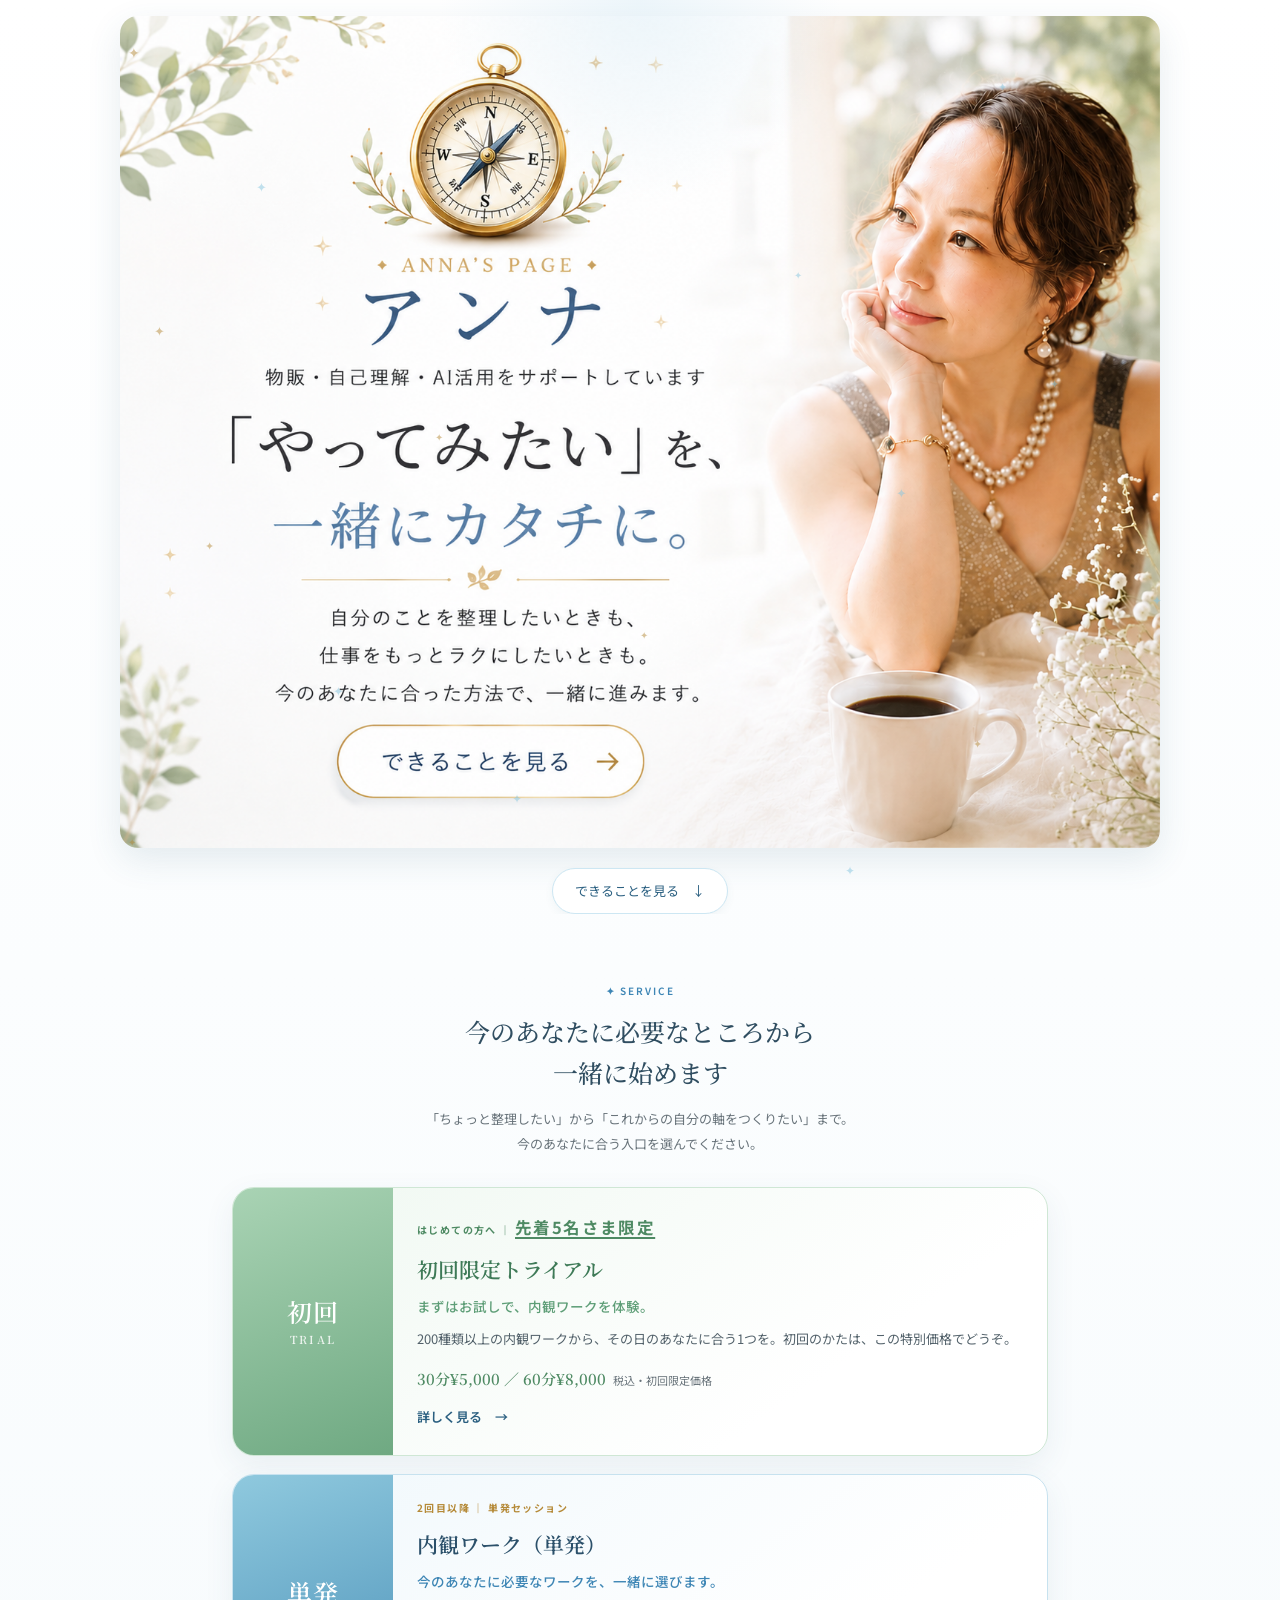
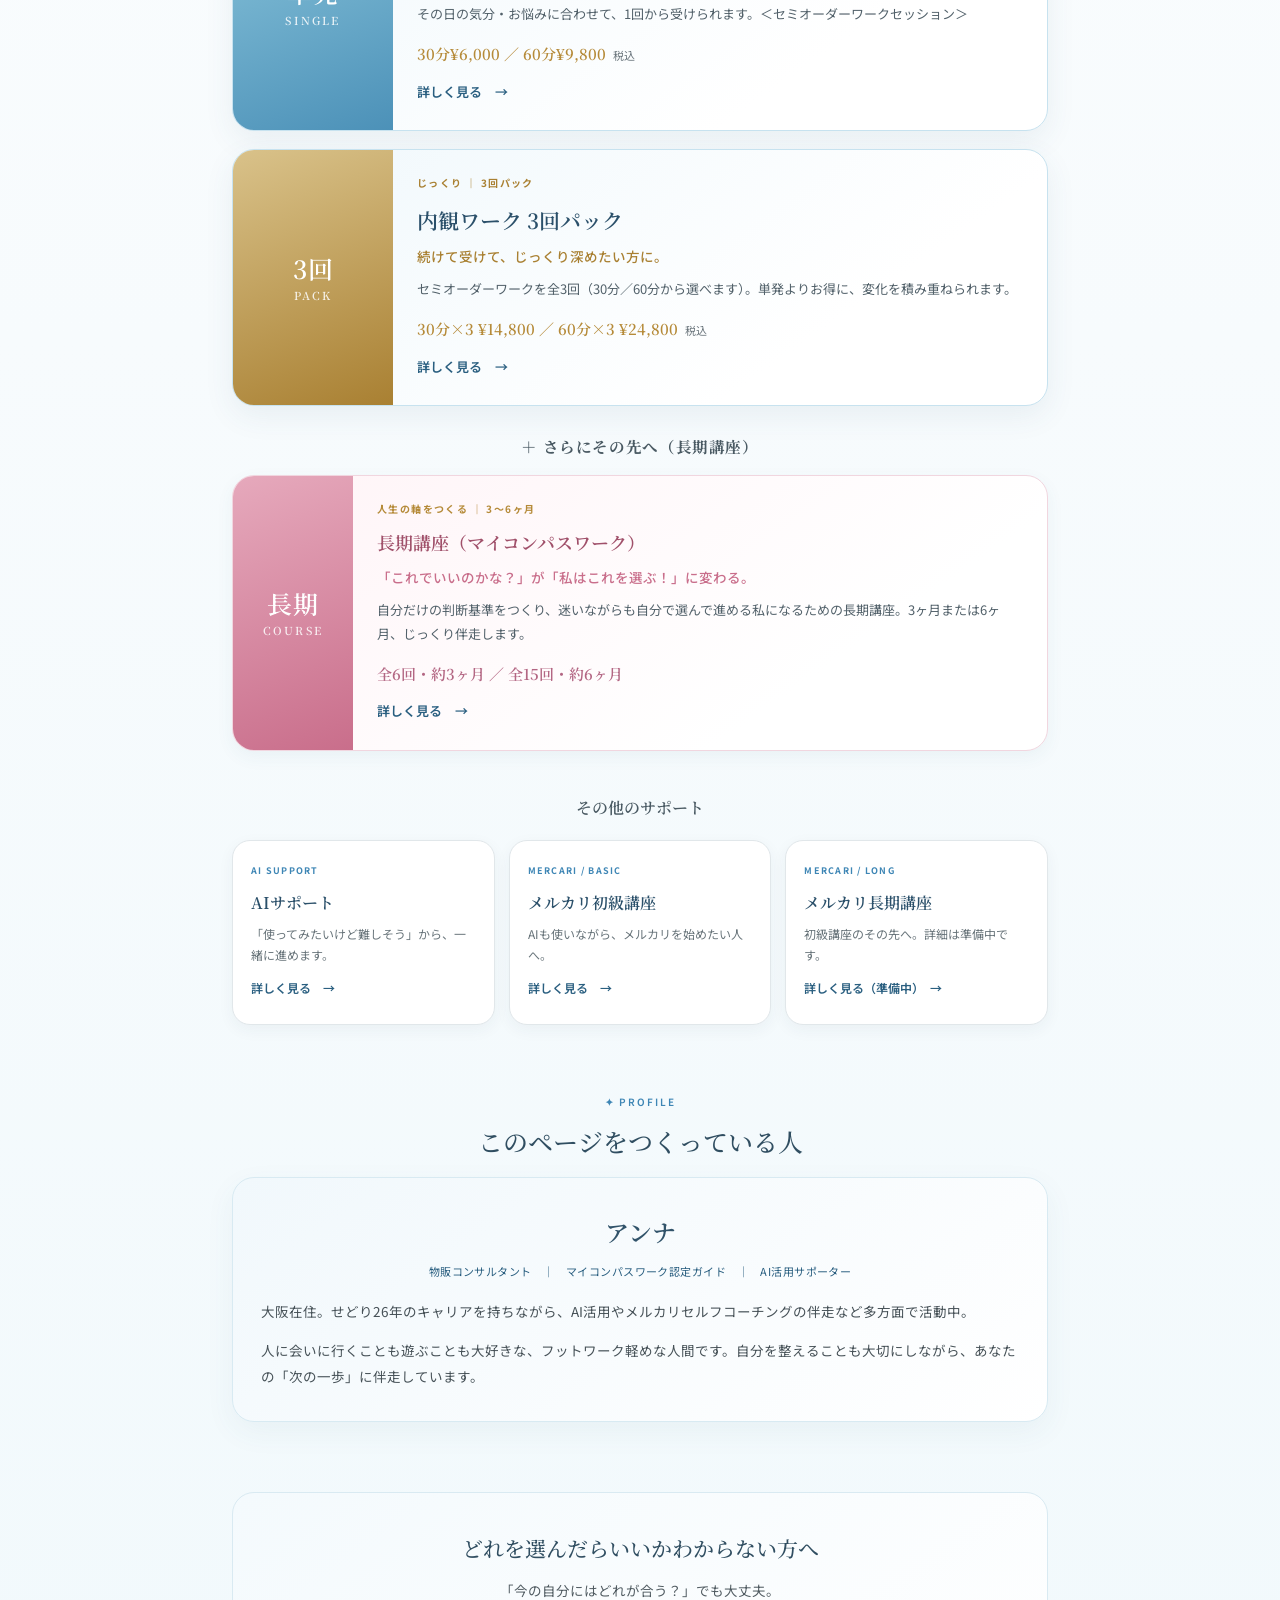
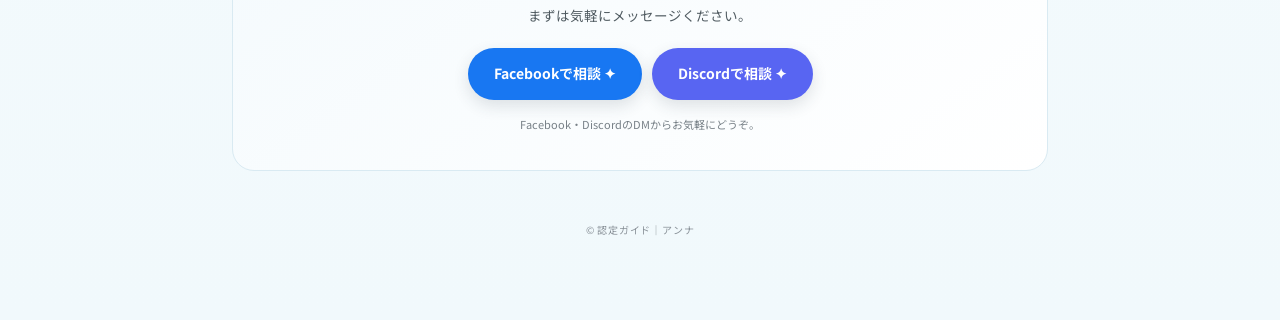
<file: index.html>
<!DOCTYPE html>
<html lang="ja">
<head>
<meta charset="UTF-8">
<meta name="viewport" content="width=device-width, initial-scale=1">
<title>アンナ｜物販コンサルタント / 認定ガイド</title>
<meta name="description" content="物販（せどり）歴26年。メルカリ講座・AI活用・マイコンパスワークで、あなたの「次の一歩」に伴走します。">
<link rel="preconnect" href="https://fonts.googleapis.com">
<link rel="preconnect" href="https://fonts.gstatic.com" crossorigin>
<link href="https://fonts.googleapis.com/css2?family=Noto+Serif+JP:wght@400;500;600&family=Noto+Sans+JP:wght@400;500;700&display=swap" rel="stylesheet">
<style>
*,::before,::after{box-sizing:border-box;margin:0;padding:0}
:root{--blue:#3E86B5;--mid:#86C5DF;--light:#CDE7F3;--pale:#F1F9FC;--dark:#2A5F80;--pink:#D98FA8;--gold:#B58A38;--goldp:#FBF6E9;--text:#30363B;--sub:#68737A;--white:#fff;--radius:20px}
html{scroll-behavior:smooth}
body{font-family:"Noto Sans JP",sans-serif;color:var(--text);background:linear-gradient(180deg,#ffffff 0%,#F7FBFD 55%,#F1F9FC 100%);line-height:1.85;-webkit-font-smoothing:antialiased}
a{color:inherit}
.wrap{max-width:860px;margin:0 auto;padding:0 22px 80px;position:relative;z-index:1}

/* ---------- 全体に散らす★キラキラ ---------- */
.glitter{position:fixed;inset:0;pointer-events:none;z-index:9;overflow:hidden}
.g-star{position:absolute;line-height:1;opacity:.5;animation:tw var(--d,3.2s) ease-in-out infinite var(--dl,0s)}
@keyframes tw{0%,100%{opacity:.12;transform:scale(.6) rotate(0deg)}50%{opacity:.82;transform:scale(1.15) rotate(18deg)}}
@media(prefers-reduced-motion:reduce){.g-star{animation:none;opacity:.35}}

/* ---------- hero ---------- */
.hero{position:relative;overflow:hidden;text-align:center;padding:16px 16px 0;z-index:1}
.hero-banner{display:block;max-width:1040px;margin:0 auto;border-radius:18px;overflow:hidden;box-shadow:0 12px 34px rgba(50,95,120,.12)}
.hero-banner img{display:block;width:100%}
.hero-scroll{display:inline-block;margin-top:20px;font-size:13px;color:var(--dark);text-decoration:none;border:1px solid var(--light);background:#fff;border-radius:999px;padding:10px 22px;box-shadow:0 3px 10px rgba(50,95,120,.06)}
.hero:before{content:"";position:absolute;width:420px;height:420px;border-radius:50%;background:radial-gradient(circle,rgba(191,223,240,.28),transparent 68%);top:-210px;left:50%;transform:translateX(-50%)}
.hero-inner{position:relative;z-index:1;max-width:700px;margin:auto}
.hero-emblem{width:76px;height:76px;margin:0 auto 20px;border-radius:50%;background:linear-gradient(160deg,#8FC9DE,#4C91B8);display:flex;align-items:center;justify-content:center;box-shadow:0 12px 26px rgba(75,145,181,.28)}
.hero-emblem svg{width:40px;height:40px;color:#fff}
.anna-badge{display:inline-block;font-size:11px;letter-spacing:.16em;color:var(--dark);background:#fff;border:1px solid var(--light);padding:7px 16px;border-radius:999px}
.anna-name{font-family:"Noto Serif JP",serif;font-size:30px;font-weight:600;color:#294F68;margin-top:16px;letter-spacing:.04em}
.anna-role{font-size:12px;color:var(--sub);letter-spacing:.03em;margin-top:6px}
.hero h1{font-family:"Noto Serif JP",serif;font-size:32px;font-weight:500;line-height:1.6;letter-spacing:.03em;margin:20px 0 10px;color:#294F68}
.hero h1 span{color:var(--blue)}
.hero-lead{font-size:14px;color:var(--sub);line-height:2;margin:16px auto 0}
.hero-links{margin-top:24px}
.hero-links a{display:inline-block;font-size:13px;color:var(--dark);text-decoration:none;border:1px solid var(--light);background:#fff;border-radius:999px;padding:11px 22px;transition:.2s;box-shadow:0 3px 10px rgba(50,95,120,.06)}
.hero-links a:hover{background:var(--pale)}

/* ---------- section ---------- */
section{padding-top:68px}
.sec-label{display:block;text-align:center;font-size:10px;letter-spacing:.2em;color:var(--blue);font-weight:600;margin-bottom:10px}
.sec-title{font-family:"Noto Serif JP",serif;font-size:25px;font-weight:500;line-height:1.65;text-align:center;color:#304E61;margin-bottom:14px}
.sec-lead{text-align:center;font-size:13px;color:var(--sub);line-height:1.9;margin:0 auto 30px;max-width:620px}

/* ---------- 主役サービス ---------- */
.service-stack{display:grid;gap:18px}
.service-main{display:grid;grid-template-columns:160px 1fr;text-decoration:none;background:linear-gradient(145deg,#F0F8FC,#fff 72%);border:1px solid #C7E2EF;border-radius:22px;overflow:hidden;box-shadow:0 10px 30px rgba(50,95,120,.08);transition:transform .25s,box-shadow .25s}
.service-main:hover{transform:translateY(-2px);box-shadow:0 14px 34px rgba(50,95,120,.14)}
.service-main .visual{background:linear-gradient(160deg,#8FC9DE,#4C91B8);display:flex;align-items:center;justify-content:center;padding:20px}
.visual-mark{font-family:"Noto Serif JP",serif;color:#fff;font-size:25px;font-weight:600;text-align:center;line-height:1.25;letter-spacing:.04em}
.visual-mark span{display:block;font-size:11px;letter-spacing:.2em;opacity:.85;margin-top:5px}
.service-body{padding:24px 24px 26px}
.service-main .mini{font-size:10px;letter-spacing:.14em;font-weight:700;color:var(--gold)}
.service-main h3{font-family:"Noto Serif JP",serif;font-size:21px;font-weight:600;color:#2B506A;margin:8px 0 5px}
.service-main .lead{font-size:13.5px;color:var(--blue);font-weight:500;margin-bottom:8px}
.service-main p{font-size:13px;color:#52616A}
.service-main .price{font-family:"Noto Serif JP",serif;font-size:15px;font-weight:600;color:var(--gold);margin-top:14px}
.service-main .price small{font-family:"Noto Sans JP",sans-serif;font-size:11px;font-weight:400;color:var(--sub);margin-left:3px}
.service-main .arrow{margin-top:12px;font-size:13px;font-weight:600;color:var(--dark)}
.service-main.pink{background:linear-gradient(145deg,#FFF4F7,#fff 72%);border-color:#F1D6DF}
.service-main.pink .visual{background:linear-gradient(160deg,#E6A9BC,#C96E8B)}
.service-main.pink h3{color:#A0506A}
.service-main.pink .lead{color:#C96E8B}
.service-main.pink .price{color:#B36683}
.service-main.mint{background:linear-gradient(145deg,#EFF8F1,#fff 72%);border-color:#CFE7D5}
.service-main.mint .visual{background:linear-gradient(160deg,#A9D3B4,#6FA982)}
.service-main.mint h3{color:#3E7A57}
.service-main.mint .lead{color:#5E9E77}
.service-main.mint .price{color:#4E8A63}
.service-more-label{text-align:center;font-family:"Noto Serif JP",serif;font-size:15.5px;font-weight:700;color:#4a5a63;letter-spacing:.04em;margin:26px 0 14px}
.service-main.long{grid-template-columns:120px 1fr;box-shadow:0 6px 18px rgba(50,95,120,.06)}
.service-main.long h3{font-size:18px}

/* ---------- その他サービス ---------- */
.other-title{font-family:"Noto Serif JP",serif;text-align:center;font-size:16px;color:#4a5a63;margin:42px 0 18px;font-weight:600}
.other-services{display:grid;grid-template-columns:repeat(3,1fr);gap:14px}
.other-card{display:block;text-decoration:none;background:#fff;border:1px solid #E1E7EA;border-radius:18px;padding:22px 18px;box-shadow:0 5px 16px rgba(40,60,70,.05);transition:transform .25s}
.other-card:hover{transform:translateY(-2px)}
.other-card .label{font-size:9px;letter-spacing:.14em;font-weight:700;color:var(--blue)}
.other-card h4{font-family:"Noto Serif JP",serif;font-size:16px;color:#2B506A;margin:8px 0 6px;font-weight:600}
.other-card p{font-size:12px;color:#68747A;line-height:1.75}
.other-card .more{display:inline-block;margin-top:12px;font-size:12px;font-weight:600;color:var(--dark)}

/* ---------- profile ---------- */
.profile{background:linear-gradient(145deg,#F1F8FC,#fff);border:1px solid #D8EAF2;border-radius:22px;padding:32px 28px;text-align:center;box-shadow:0 10px 30px rgba(50,95,120,.06)}
.profile-name{font-family:"Noto Serif JP",serif;font-size:24px;font-weight:600;color:#31536A}
.profile .role{font-size:11px;color:var(--dark);letter-spacing:.04em;margin:7px 0 17px}
.profile p{font-size:13.5px;text-align:left;color:#465157;line-height:1.95}
.profile p+p{margin-top:12px}

/* ---------- contact ---------- */
.contact{margin-top:70px;text-align:center;background:linear-gradient(145deg,#F4FAFD,#fff);border:1px solid #D9EAF2;border-radius:22px;padding:36px 24px}
.contact h2{font-family:"Noto Serif JP",serif;font-size:21px;font-weight:500;color:#304E61;margin-bottom:10px}
.contact p{font-size:13.5px;color:#505B61}
.contact .btns{display:flex;flex-wrap:wrap;gap:10px;justify-content:center;margin-top:20px}
.contact .btn{display:inline-block;text-decoration:none;font-weight:700;color:#fff;padding:13px 26px;border-radius:999px;font-size:14px;box-shadow:0 6px 16px rgba(40,60,70,.14)}
.contact .btn.fb{background:#1877F2}
.contact .btn.dc{background:#5865F2}
.contact-note{font-size:11px;color:#788188;margin-top:14px}
footer{text-align:center;font-size:10px;color:#899198;margin-top:50px;letter-spacing:.08em}

@media(max-width:680px){.other-services{grid-template-columns:1fr}.service-main,.service-main.long{grid-template-columns:1fr}.service-main .visual{padding:28px}.service-main.long .visual{padding:22px}}
@media(max-width:480px){.wrap{padding-left:16px;padding-right:16px}.hero{padding:54px 18px 48px}.anna-name{font-size:26px}.hero h1{font-size:25px}.sec-title{font-size:21px}}
</style>
</head>
<body>

<!-- ★ 全体に散らすキラキラ -->
<div class="glitter" aria-hidden="true">
  <span class="g-star" style="top:5%;left:10%;color:var(--gold);font-size:14px;--d:3.4s">✦</span>
  <span class="g-star" style="top:9%;left:78%;color:var(--mid);font-size:11px;--d:3.9s;--dl:1.2s">✦</span>
  <span class="g-star" style="top:14%;left:44%;color:var(--gold);font-size:10px;--d:3.1s;--dl:.5s">✦</span>
  <span class="g-star" style="top:20%;left:20%;color:var(--mid);font-size:13px;--d:4.2s;--dl:2s">✦</span>
  <span class="g-star" style="top:24%;left:88%;color:var(--gold);font-size:12px;--d:3.6s;--dl:.9s">✦</span>
  <span class="g-star" style="top:30%;left:62%;color:var(--mid);font-size:10px;--d:3.3s;--dl:1.6s">✦</span>
  <span class="g-star" style="top:36%;left:12%;color:var(--gold);font-size:13px;--d:4s;--dl:.3s">✦</span>
  <span class="g-star" style="top:42%;left:82%;color:var(--mid);font-size:11px;--d:3.7s;--dl:2.2s">✦</span>
  <span class="g-star" style="top:48%;left:34%;color:var(--gold);font-size:10px;--d:3.2s;--dl:1s">✦</span>
  <span class="g-star" style="top:54%;left:70%;color:var(--mid);font-size:13px;--d:4.1s;--dl:.6s">✦</span>
  <span class="g-star" style="top:60%;left:16%;color:var(--gold);font-size:11px;--d:3.5s;--dl:1.8s">✦</span>
  <span class="g-star" style="top:66%;left:90%;color:var(--mid);font-size:12px;--d:3.8s;--dl:.4s">✦</span>
  <span class="g-star" style="top:70%;left:50%;color:var(--gold);font-size:10px;--d:3.3s;--dl:2.4s">✦</span>
  <span class="g-star" style="top:76%;left:26%;color:var(--mid);font-size:13px;--d:4.2s;--dl:1.1s">✦</span>
  <span class="g-star" style="top:82%;left:76%;color:var(--gold);font-size:11px;--d:3.6s;--dl:.7s">✦</span>
  <span class="g-star" style="top:88%;left:40%;color:var(--mid);font-size:12px;--d:3.9s;--dl:2s">✦</span>
  <span class="g-star" style="top:93%;left:10%;color:var(--gold);font-size:10px;--d:3.4s;--dl:1.4s">✦</span>
  <span class="g-star" style="top:96%;left:66%;color:var(--mid);font-size:12px;--d:3.7s;--dl:.9s">✦</span>
</div>

<header class="hero">
  <a class="hero-banner" href="#services">
    <img src="hero-top.png" alt="ANNA'S PAGE アンナ｜物販・自己理解・AI活用をサポートしています。「やってみたい」を、一緒にカタチに。自分のことを整理したいときも、仕事をもっとラクにしたいときも、今のあなたに合った方法で一緒に進みます。">
  </a>
  <a class="hero-scroll" href="#services">できることを見る　↓</a>
</header>

<div class="wrap">

  <!-- ============ サービス一覧 ============ -->
  <section id="services">
    <span class="sec-label">✦ SERVICE</span>
    <h2 class="sec-title">今のあなたに必要なところから<br>一緒に始めます</h2>
    <p class="sec-lead">「ちょっと整理したい」から「これからの自分の軸をつくりたい」まで。<br>今のあなたに合う入口を選んでください。</p>

    <div class="service-stack">
      <a class="service-main mint" href="taiken/">
        <div class="visual"><div class="visual-mark">初回<br><span>TRIAL</span></div></div>
        <div class="service-body">
          <div class="mini" style="color:#4E8A63">はじめての方へ ｜ <span style="font-size:16.5px;font-weight:700;text-decoration:underline;text-decoration-thickness:2px;text-underline-offset:3px">先着5名さま限定</span></div>
          <h3>初回限定トライアル</h3>
          <p class="lead">まずはお試しで、内観ワークを体験。</p>
          <p>200種類以上の内観ワークから、その日のあなたに合う1つを。初回のかたは、この特別価格でどうぞ。</p>
          <div class="price">30分¥5,000 ／ 60分¥8,000 <small>税込・初回限定価格</small></div>
          <div class="arrow">詳しく見る　→</div>
        </div>
      </a>

      <a class="service-main" href="taiken/">
        <div class="visual"><div class="visual-mark">単発<br><span>SINGLE</span></div></div>
        <div class="service-body">
          <div class="mini">2回目以降 ｜ 単発セッション</div>
          <h3>内観ワーク（単発）</h3>
          <p class="lead">今のあなたに必要なワークを、一緒に選びます。</p>
          <p>その日の気分・お悩みに合わせて、1回から受けられます。＜セミオーダーワークセッション＞</p>
          <div class="price">30分¥6,000 ／ 60分¥9,800 <small>税込</small></div>
          <div class="arrow">詳しく見る　→</div>
        </div>
      </a>

      <a class="service-main" href="taiken/#price">
        <div class="visual" style="background:linear-gradient(160deg,#D9C28A,#A98032)"><div class="visual-mark">3回<br><span>PACK</span></div></div>
        <div class="service-body">
          <div class="mini" style="color:#A98032">じっくり ｜ 3回パック</div>
          <h3>内観ワーク 3回パック</h3>
          <p class="lead" style="color:#A98032">続けて受けて、じっくり深めたい方に。</p>
          <p>セミオーダーワークを全3回（30分／60分から選べます）。単発よりお得に、変化を積み重ねられます。</p>
          <div class="price">30分×3 ¥14,800 ／ 60分×3 ¥24,800 <small>税込</small></div>
          <div class="arrow">詳しく見る　→</div>
        </div>
      </a>
    </div>

    <div class="service-more-label">＋ さらにその先へ（長期講座）</div>
    <a class="service-main pink long" href="https://annakanayama.github.io/mycompass-lp/">
      <div class="visual"><div class="visual-mark">長期<br><span>COURSE</span></div></div>
      <div class="service-body">
        <div class="mini">人生の軸をつくる ｜ 3〜6ヶ月</div>
        <h3>長期講座（マイコンパスワーク）</h3>
        <p class="lead">「これでいいのかな？」が「私はこれを選ぶ！」に変わる。</p>
        <p>自分だけの判断基準をつくり、迷いながらも自分で選んで進める私になるための長期講座。3ヶ月または6ヶ月、じっくり伴走します。</p>
        <div class="price">全6回・約3ヶ月 ／ 全15回・約6ヶ月</div>
        <div class="arrow">詳しく見る　→</div>
      </div>
    </a>

    <h3 class="other-title">その他のサポート</h3>
    <div class="other-services">
      <a class="other-card" href="ai/"><div class="label">AI SUPPORT</div><h4>AIサポート</h4><p>「使ってみたいけど難しそう」から、一緒に進めます。</p><span class="more">詳しく見る　→</span></a>
      <a class="other-card" href="mercari-basic/"><div class="label">MERCARI / BASIC</div><h4>メルカリ初級講座</h4><p>AIも使いながら、メルカリを始めたい人へ。</p><span class="more">詳しく見る　→</span></a>
      <a class="other-card" href="mercari-long/"><div class="label">MERCARI / LONG</div><h4>メルカリ長期講座</h4><p>初級講座のその先へ。詳細は準備中です。</p><span class="more">詳しく見る（準備中）　→</span></a>
    </div>
  </section>

  <!-- ============ プロフィール ============ -->
  <section id="profile">
    <span class="sec-label">✦ PROFILE</span>
    <h2 class="sec-title">このページをつくっている人</h2>
    <div class="profile">
      <div class="profile-name">アンナ</div>
      <div class="role">物販コンサルタント　｜　マイコンパスワーク認定ガイド　｜　AI活用サポーター</div>
      <p>大阪在住。せどり26年のキャリアを持ちながら、AI活用やメルカリセルフコーチングの伴走など多方面で活動中。</p>
      <p>人に会いに行くことも遊ぶことも大好きな、フットワーク軽めな人間です。自分を整えることも大切にしながら、あなたの「次の一歩」に伴走しています。</p>
    </div>
  </section>

  <!-- ============ お問い合わせ ============ -->
  <div class="contact">
    <h2>どれを選んだらいいかわからない方へ</h2>
    <p>「今の自分にはどれが合う？」でも大丈夫。<br>まずは気軽にメッセージください。</p>
    <div class="btns">
      <a class="btn fb" href="https://www.facebook.com/profile.php?id=1349326636" target="_blank" rel="noopener">Facebookで相談 ✦</a>
      <a class="btn dc" href="https://discord.com/users/949023062278410319" target="_blank" rel="noopener">Discordで相談 ✦</a>
    </div>
    <div class="contact-note">Facebook・DiscordのDMからお気軽にどうぞ。</div>
  </div>

  <footer>© 認定ガイド｜アンナ</footer>
</div>

</body>
</html>
</file>
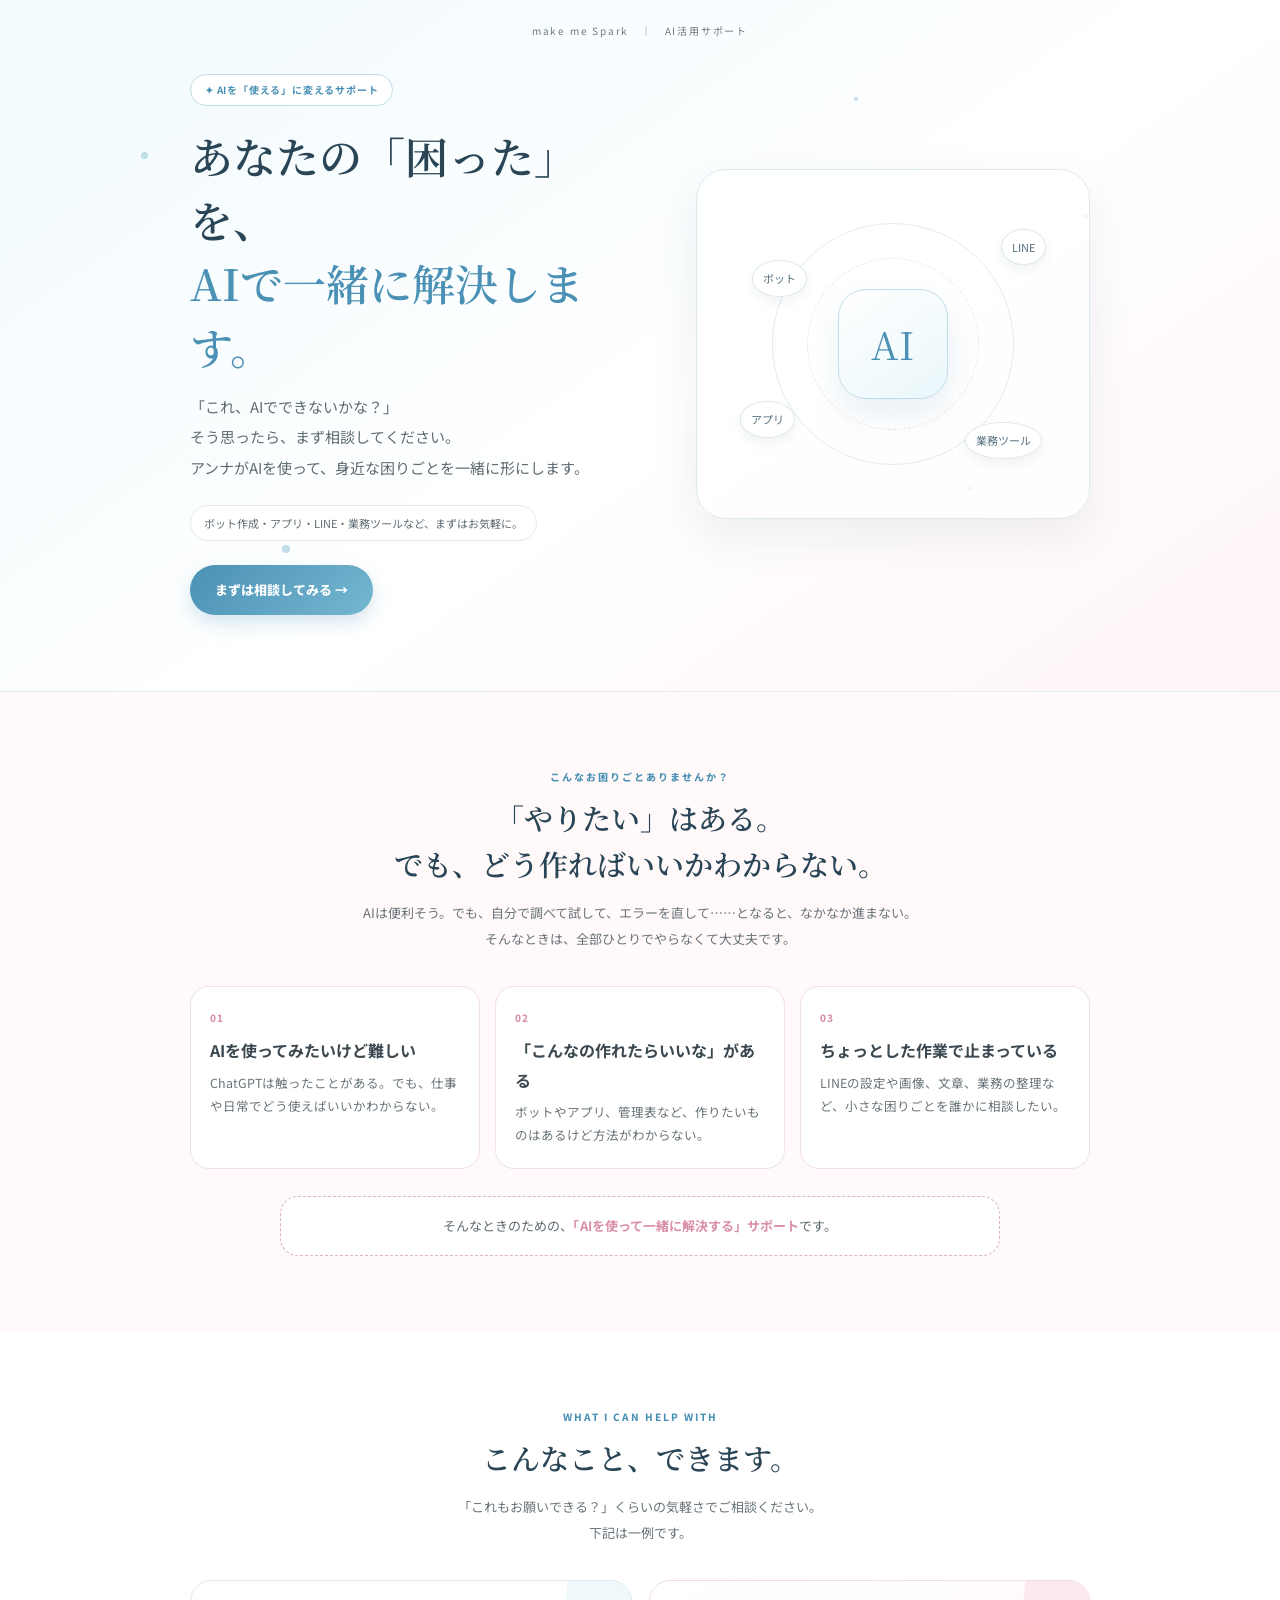
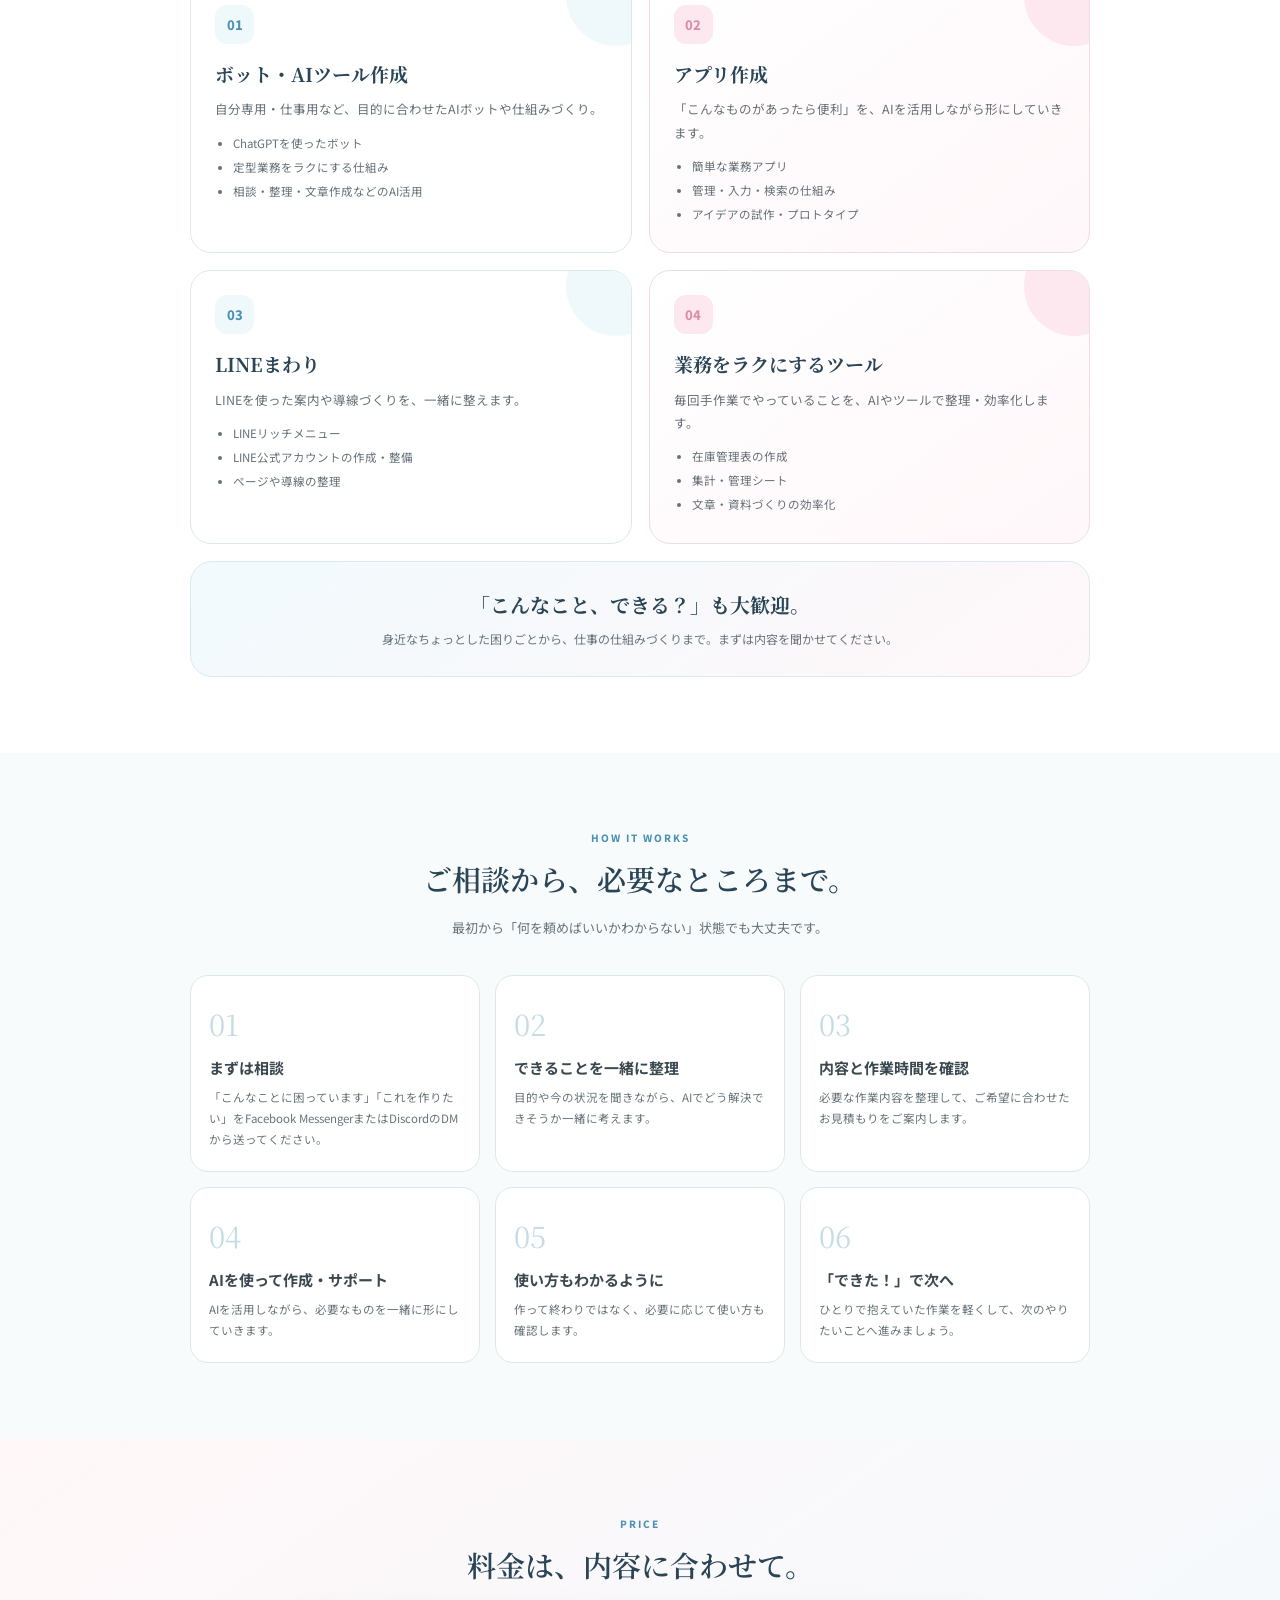
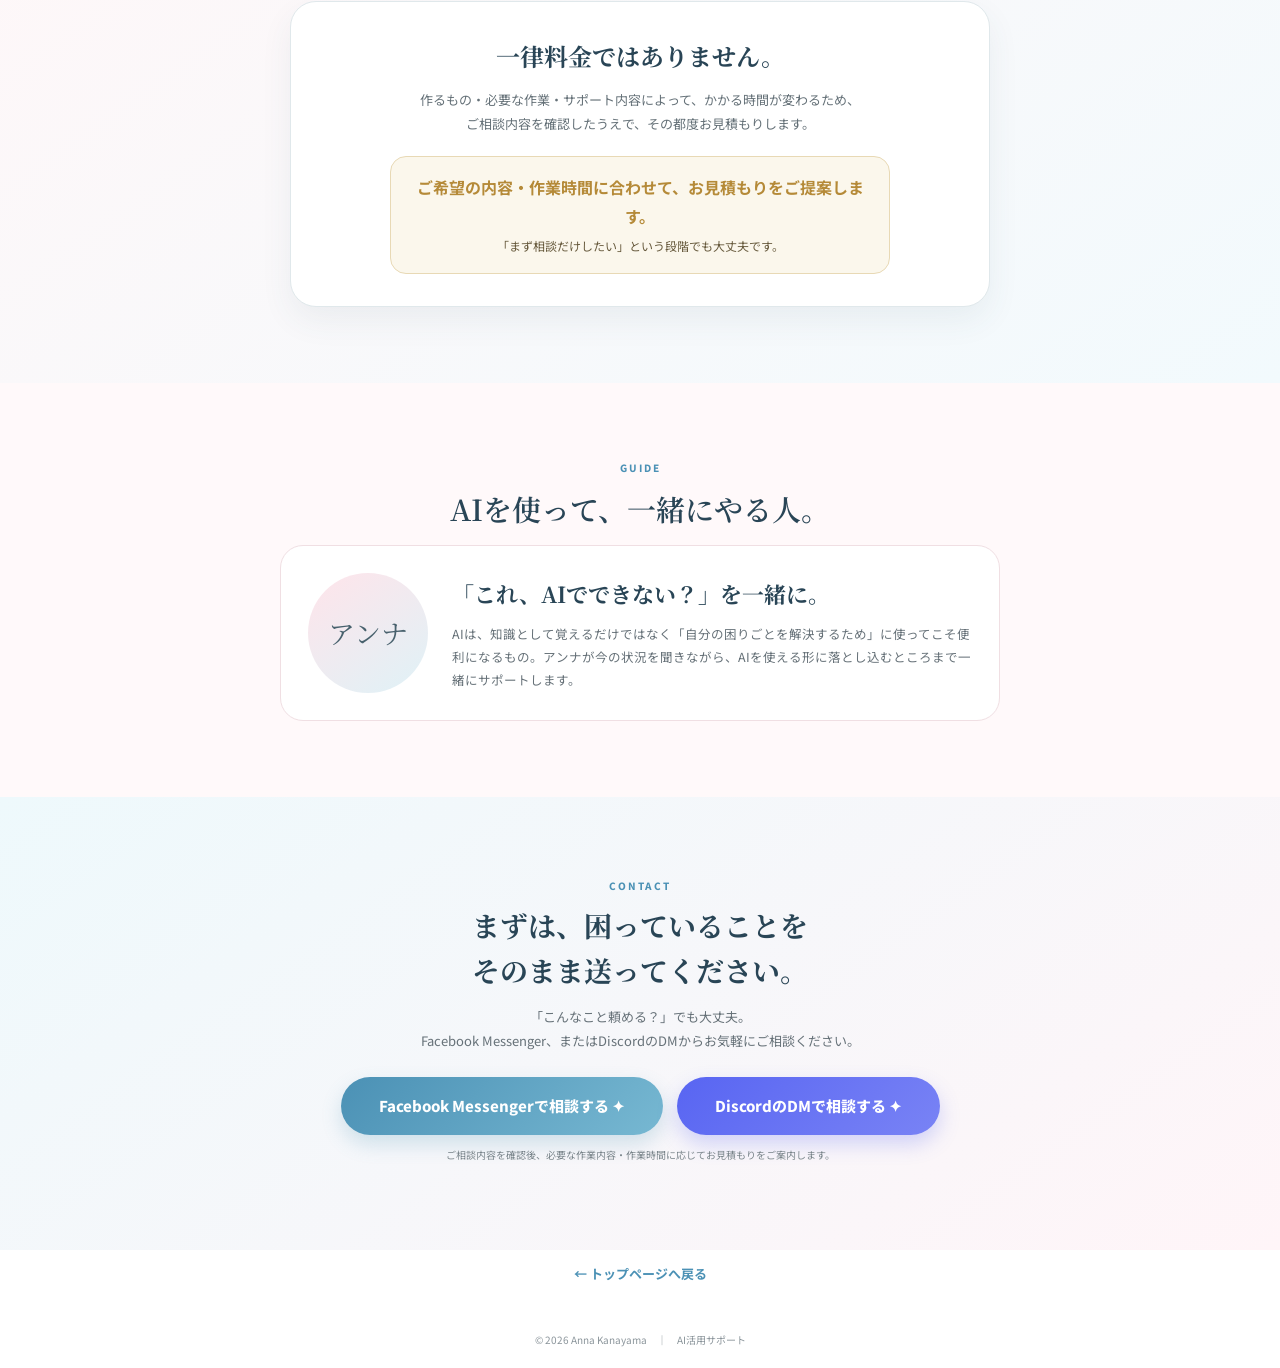
<file: ai/index.html>
<!doctype html>
<html lang="ja">
<head>
<meta charset="utf-8">
<meta name="viewport" content="width=device-width,initial-scale=1">
<title>AIサポート｜あなたの困りごと、AIで一緒に解決します</title>
<meta name="description" content="AIを使って、あなたの身近な困りごとを一緒に解決。ボット作成、アプリ作成、LINEリッチメニュー、LINE公式アカウント、在庫管理表など、まずはお気軽にご相談ください。">
<link rel="preconnect" href="https://fonts.googleapis.com">
<link rel="preconnect" href="https://fonts.gstatic.com" crossorigin>
<link href="https://fonts.googleapis.com/css2?family=Noto+Sans+JP:wght@400;500;600;700;800&family=Noto+Serif+JP:wght@500;600;700&display=swap" rel="stylesheet">
<style>
*{box-sizing:border-box}
html{scroll-behavior:smooth}
body{margin:0;color:#30383E;background:#fff;font-family:"Noto Sans JP",sans-serif;line-height:1.85}
:root{
 --blue:#4B91B5;--blue2:#8FC9DE;--bluep:#EFF9FC;
 --pink:#D98FA8;--pinkp:#FFF5F8;
 --gold:#B58A38;--goldp:#FBF7EC;
 --navy:#294556;--sub:#69747A;--line:#DDE8ED;
}
a{color:inherit}
.wrap{max-width:900px;margin:auto}
.hero{position:relative;overflow:hidden;padding:22px 20px 76px;background:linear-gradient(145deg,#F1FAFD 0%,#fff 56%,#FFF5F8 100%);border-bottom:1px solid #E2EEF2}
.spark{position:absolute;border-radius:50%;background:#BFDDE8;animation:twinkle 4s ease-in-out infinite;pointer-events:none}
.s1{width:7px;height:7px;top:22%;left:11%}.s2{width:5px;height:5px;top:31%;right:15%;animation-delay:.8s}.s3{width:8px;height:8px;bottom:20%;left:22%;animation-delay:1.4s}.s4{width:5px;height:5px;bottom:29%;right:24%;animation-delay:.3s}.s5{width:4px;height:4px;top:14%;right:33%;animation-delay:1.8s}
@keyframes twinkle{0%,100%{opacity:.2;transform:scale(.7)}50%{opacity:.9;transform:scale(1.5)}}
.hero-inner{position:relative;z-index:1}
.topline{text-align:center;font-size:10px;letter-spacing:.18em;color:#6D7A80;margin-bottom:32px}
.topline b{color:var(--blue)}
.hero-grid{display:grid;grid-template-columns:1.08fr .92fr;gap:44px;align-items:center}
.eyebrow{display:inline-block;border:1px solid #BFDDE8;background:#fff;border-radius:999px;padding:6px 14px;font-size:10px;font-weight:700;letter-spacing:.08em;color:var(--blue)}
.hero h1{font-family:"Noto Serif JP",serif;font-size:43px;line-height:1.48;font-weight:600;color:var(--navy);margin:18px 0 13px}
.hero h1 em{font-style:normal;color:var(--blue)}
.hero-lead{font-size:15px;color:#5F6C73;line-height:2.05;margin:0}
.hero-note{display:inline-block;margin-top:21px;background:#fff;border:1px solid #E3E9EB;border-radius:999px;padding:7px 13px;font-size:11px;color:#5F6C73}
.hero-art{min-height:350px;border-radius:30px;background:rgba(255,255,255,.78);border:1px solid #DCEAF0;box-shadow:0 18px 45px rgba(55,93,110,.09);position:relative;display:flex;align-items:center;justify-content:center;overflow:hidden}
.hero-art:before{content:"";position:absolute;width:240px;height:240px;border:1px solid rgba(75,145,181,.17);border-radius:50%}
.hero-art:after{content:"";position:absolute;width:170px;height:170px;border:1px dashed rgba(217,143,168,.25);border-radius:50%;transform:rotate(18deg)}
.ai-core{position:relative;z-index:2;width:110px;height:110px;border-radius:28px;background:linear-gradient(145deg,#fff,#EAF7FB);border:1px solid #BFDDE8;box-shadow:0 15px 30px rgba(75,145,181,.13);display:flex;align-items:center;justify-content:center}
.ai-core span{font-family:"Noto Serif JP",serif;font-size:38px;color:var(--blue);letter-spacing:.02em}
.orbit{position:absolute;border-radius:50%;font-size:11px;color:#56727F;background:#fff;border:1px solid #DCE8ED;padding:7px 10px;box-shadow:0 5px 12px rgba(50,90,105,.07)}
.o1{top:26%;left:14%}.o2{top:17%;right:11%}.o3{bottom:23%;left:11%}.o4{bottom:17%;right:12%}
.hero-cta{display:inline-block;margin-top:24px;background:linear-gradient(135deg,var(--blue),#75B7D1);color:#fff;text-decoration:none;font-weight:800;padding:13px 25px;border-radius:999px;box-shadow:0 8px 18px rgba(75,145,181,.22);font-size:13px}
section{padding:76px 20px}
.label{text-align:center;font-size:10px;font-weight:800;letter-spacing:.2em;color:var(--blue);margin-bottom:8px}
.title{text-align:center;font-family:"Noto Serif JP",serif;font-size:29px;line-height:1.6;color:var(--navy);margin:0 0 13px;font-weight:600}
.sub{text-align:center;font-size:13px;color:var(--sub);line-height:2;margin:0 auto 34px;max-width:680px}
.problem{background:#FFF9FA}
.problem-grid{display:grid;grid-template-columns:repeat(3,1fr);gap:15px}
.problem-card{background:#fff;border:1px solid #F0E1E5;border-radius:19px;padding:22px 19px}
.problem-card .num{font-size:10px;color:var(--pink);font-weight:800;letter-spacing:.12em}
.problem-card h3{font-size:16px;color:#3B4850;margin:8px 0 5px}
.problem-card p{font-size:12.5px;color:#69747A;margin:0}
.callout{max-width:720px;margin:27px auto 0;text-align:center;background:#fff;border:1px dashed #D8B5C0;border-radius:18px;padding:17px;font-size:13px;color:#5F6B72}
.callout strong{color:var(--pink)}
.services{background:#fff}
.service-grid{display:grid;grid-template-columns:1fr 1fr;gap:17px}
.service{border:1px solid var(--line);border-radius:21px;padding:24px;background:#fff;position:relative;overflow:hidden}
.service:before{content:"";position:absolute;width:100px;height:100px;border-radius:50%;right:-35px;top:-35px;background:var(--bluep)}
.service.pink{background:linear-gradient(145deg,#fff,#FFF7F9);border-color:#F0DCE2}.service.pink:before{background:#FCE8EE}
.service .icon{width:39px;height:39px;border-radius:12px;background:var(--bluep);display:flex;align-items:center;justify-content:center;color:var(--blue);font-weight:800;font-size:13px;position:relative;z-index:1}
.service.pink .icon{background:#FCE8EE;color:var(--pink)}
.service h3{font-family:"Noto Serif JP",serif;font-size:19px;color:var(--navy);margin:12px 0 6px}
.service p{font-size:12.5px;color:#667178;margin:0;position:relative;z-index:1}
.more-list{margin:12px 0 0;padding-left:18px;font-size:11.5px;color:#667178;position:relative;z-index:1}
.more-list li{margin:3px 0}
.anything{margin-top:17px;padding:24px;border-radius:22px;background:linear-gradient(145deg,#F1FAFD,#FFF7F9);border:1px solid #DCEAF0;text-align:center}
.anything strong{display:block;font-family:"Noto Serif JP",serif;font-size:20px;color:var(--navy)}
.anything span{font-size:12px;color:#68747B}
.flow-section{background:#F8FBFC}
.steps{display:grid;grid-template-columns:repeat(3,1fr);gap:15px}
.step{background:#fff;border:1px solid #DDE8ED;border-radius:18px;padding:21px 18px}
.step-num{font-family:"Noto Serif JP",serif;font-size:29px;color:#C5DCE5}
.step h3{font-size:15px;color:#3B4850;margin:3px 0 5px}
.step p{font-size:11.5px;color:#69747A;margin:0}
.price{background:linear-gradient(145deg,#FFF7F8,#F2FAFD)}
.price-box{max-width:700px;margin:auto;background:#fff;border:1px solid #E0E8EB;border-radius:26px;padding:32px;text-align:center;box-shadow:0 14px 32px rgba(50,80,95,.07)}
.price-box h3{font-family:"Noto Serif JP",serif;font-size:24px;color:var(--navy);margin:0 0 9px}
.price-box p{font-size:13px;color:#657178;margin:0}
.quote{margin:20px auto 0;max-width:500px;background:var(--goldp);border:1px solid #E8D9B5;border-radius:16px;padding:16px;font-size:12px;color:#675A3D}
.quote strong{display:block;font-size:16px;color:var(--gold);margin-bottom:3px}
.profile{background:#FFF9FA}
.profile-box{max-width:720px;margin:auto;display:flex;gap:24px;align-items:center;background:#fff;border:1px solid #F0DFE3;border-radius:23px;padding:27px}
.profile-mark{width:120px;height:120px;border-radius:50%;flex:none;background:linear-gradient(145deg,#FFE4EA,#DFF2F7);display:flex;align-items:center;justify-content:center;font-family:"Noto Serif JP",serif;font-size:27px;color:#48616D}
.profile-box h3{font-family:"Noto Serif JP",serif;font-size:22px;color:var(--navy);margin:0 0 7px}
.profile-box p{font-size:12.5px;color:#667178;margin:0}
.cta-section{padding:80px 20px 86px;text-align:center;background:linear-gradient(145deg,#EEF9FC,#FFF5F8)}
.cta-section h2{font-family:"Noto Serif JP",serif;font-size:28px;line-height:1.6;color:var(--navy);margin:0 0 12px}
.cta-section p{font-size:13px;color:#667178;margin:0}
.cta{display:inline-block;margin-top:24px;background:linear-gradient(135deg,var(--blue),#77B8D2);color:#fff;text-decoration:none;font-size:15px;font-weight:800;padding:15px 38px;border-radius:999px;box-shadow:0 9px 20px rgba(75,145,181,.23)}
.cta-note{font-size:10px!important;color:#7A858B!important;margin-top:11px!important}
footer{text-align:center;padding:19px;font-size:10px;color:#8A949A}
@media(max-width:700px){.hero-grid{grid-template-columns:1fr}.hero h1{font-size:32px}.hero-art{min-height:280px}.problem-grid,.steps{grid-template-columns:1fr 1fr}.service-grid{grid-template-columns:1fr}.profile-box{flex-direction:column;text-align:center}}
@media(max-width:470px){section{padding:59px 16px}.hero{padding-left:16px;padding-right:16px}.hero h1{font-size:28px}.title{font-size:23px}.problem-grid,.steps{grid-template-columns:1fr}.hero-art{min-height:245px}.orbit{font-size:10px;padding:5px 8px}.o1{left:6%}.o2{right:6%}.o3{left:5%}.o4{right:5%}}
</style>
</head>
<body>

<header class="hero">
<div class="spark s1"></div><div class="spark s2"></div><div class="spark s3"></div><div class="spark s4"></div><div class="spark s5"></div>
<div class="wrap hero-inner">
<div class="topline">make me Spark　｜　AI活用サポート</div>
<div class="hero-grid">
<div>
<span class="eyebrow">✦ AIを「使える」に変えるサポート</span>
<h1>あなたの「困った」を、<br><em>AIで一緒に解決します。</em></h1>
<p class="hero-lead">「これ、AIでできないかな？」<br>そう思ったら、まず相談してください。<br>アンナがAIを使って、身近な困りごとを一緒に形にします。</p>
<span class="hero-note">ボット作成・アプリ・LINE・業務ツールなど、まずはお気軽に。</span><br>
<a class="hero-cta" href="#contact">まずは相談してみる →</a>
</div>
<div class="hero-art">
<div class="ai-core"><span>AI</span></div>
<div class="orbit o1">ボット</div><div class="orbit o2">LINE</div><div class="orbit o3">アプリ</div><div class="orbit o4">業務ツール</div>
</div>
</div></div></header>

<section class="problem">
<div class="wrap">
<div class="label">こんなお困りごとありませんか？</div>
<h2 class="title">「やりたい」はある。<br>でも、どう作ればいいかわからない。</h2>
<p class="sub">AIは便利そう。でも、自分で調べて試して、エラーを直して……となると、なかなか進まない。<br>そんなときは、全部ひとりでやらなくて大丈夫です。</p>
<div class="problem-grid">
<div class="problem-card"><div class="num">01</div><h3>AIを使ってみたいけど難しい</h3><p>ChatGPTは触ったことがある。でも、仕事や日常でどう使えばいいかわからない。</p></div>
<div class="problem-card"><div class="num">02</div><h3>「こんなの作れたらいいな」がある</h3><p>ボットやアプリ、管理表など、作りたいものはあるけど方法がわからない。</p></div>
<div class="problem-card"><div class="num">03</div><h3>ちょっとした作業で止まっている</h3><p>LINEの設定や画像、文章、業務の整理など、小さな困りごとを誰かに相談したい。</p></div>
</div>
<div class="callout">そんなときのための、<strong>「AIを使って一緒に解決する」サポート</strong>です。</div>
</div>
</section>

<section class="services">
<div class="wrap">
<div class="label">WHAT I CAN HELP WITH</div>
<h2 class="title">こんなこと、できます。</h2>
<p class="sub">「これもお願いできる？」くらいの気軽さでご相談ください。<br>下記は一例です。</p>
<div class="service-grid">
<div class="service"><div class="icon">01</div><h3>ボット・AIツール作成</h3><p>自分専用・仕事用など、目的に合わせたAIボットや仕組みづくり。</p><ul class="more-list"><li>ChatGPTを使ったボット</li><li>定型業務をラクにする仕組み</li><li>相談・整理・文章作成などのAI活用</li></ul></div>
<div class="service pink"><div class="icon">02</div><h3>アプリ作成</h3><p>「こんなものがあったら便利」を、AIを活用しながら形にしていきます。</p><ul class="more-list"><li>簡単な業務アプリ</li><li>管理・入力・検索の仕組み</li><li>アイデアの試作・プロトタイプ</li></ul></div>
<div class="service"><div class="icon">03</div><h3>LINEまわり</h3><p>LINEを使った案内や導線づくりを、一緒に整えます。</p><ul class="more-list"><li>LINEリッチメニュー</li><li>LINE公式アカウントの作成・整備</li><li>ページや導線の整理</li></ul></div>
<div class="service pink"><div class="icon">04</div><h3>業務をラクにするツール</h3><p>毎回手作業でやっていることを、AIやツールで整理・効率化します。</p><ul class="more-list"><li>在庫管理表の作成</li><li>集計・管理シート</li><li>文章・資料づくりの効率化</li></ul></div>
</div>
<div class="anything"><strong>「こんなこと、できる？」も大歓迎。</strong><span>身近なちょっとした困りごとから、仕事の仕組みづくりまで。まずは内容を聞かせてください。</span></div>
</div>
</section>

<section class="flow-section">
<div class="wrap">
<div class="label">HOW IT WORKS</div>
<h2 class="title">ご相談から、必要なところまで。</h2>
<p class="sub">最初から「何を頼めばいいかわからない」状態でも大丈夫です。</p>
<div class="steps">
<div class="step"><div class="step-num">01</div><h3>まずは相談</h3><p>「こんなことに困っています」「これを作りたい」をFacebook MessengerまたはDiscordのDMから送ってください。</p></div>
<div class="step"><div class="step-num">02</div><h3>できることを一緒に整理</h3><p>目的や今の状況を聞きながら、AIでどう解決できそうか一緒に考えます。</p></div>
<div class="step"><div class="step-num">03</div><h3>内容と作業時間を確認</h3><p>必要な作業内容を整理して、ご希望に合わせたお見積もりをご案内します。</p></div>
<div class="step"><div class="step-num">04</div><h3>AIを使って作成・サポート</h3><p>AIを活用しながら、必要なものを一緒に形にしていきます。</p></div>
<div class="step"><div class="step-num">05</div><h3>使い方もわかるように</h3><p>作って終わりではなく、必要に応じて使い方も確認します。</p></div>
<div class="step"><div class="step-num">06</div><h3>「できた！」で次へ</h3><p>ひとりで抱えていた作業を軽くして、次のやりたいことへ進みましょう。</p></div>
</div>
</div>
</section>

<section class="price">
<div class="wrap">
<div class="label">PRICE</div>
<h2 class="title">料金は、内容に合わせて。</h2>
<div class="price-box">
<h3>一律料金ではありません。</h3>
<p>作るもの・必要な作業・サポート内容によって、かかる時間が変わるため、<br>ご相談内容を確認したうえで、その都度お見積もりします。</p>
<div class="quote"><strong>ご希望の内容・作業時間に合わせて、お見積もりをご提案します。</strong>「まず相談だけしたい」という段階でも大丈夫です。</div>
</div>
</div>
</section>

<section class="profile">
<div class="wrap">
<div class="label">GUIDE</div>
<h2 class="title">AIを使って、一緒にやる人。</h2>
<div class="profile-box">
<div class="profile-mark">アンナ</div>
<div><h3>「これ、AIでできない？」を一緒に。</h3><p>AIは、知識として覚えるだけではなく「自分の困りごとを解決するため」に使ってこそ便利になるもの。アンナが今の状況を聞きながら、AIを使える形に落とし込むところまで一緒にサポートします。</p></div>
</div>
</div>
</section>

<section class="cta-section" id="contact">
<div class="wrap">
<div class="label">CONTACT</div>
<h2>まずは、困っていることを<br>そのまま送ってください。</h2>
<p>「こんなこと頼める？」でも大丈夫。<br>Facebook Messenger、またはDiscordのDMからお気軽にご相談ください。</p>
<a class="cta" href="https://www.facebook.com/profile.php?id=1349326636" target="_blank" rel="noopener">Facebook Messengerで相談する ✦</a>
<a class="cta" href="https://discord.com/users/949023062278410319" target="_blank" rel="noopener" style="background:linear-gradient(135deg,#5865F2,#7983f5);box-shadow:0 9px 20px rgba(88,101,242,.25);margin-left:10px">DiscordのDMで相談する ✦</a>
<p class="cta-note">ご相談内容を確認後、必要な作業内容・作業時間に応じてお見積もりをご案内します。</p>
</div>
</section>

<div style="text-align:center;padding:8px 20px 24px"><a href="https://annakanayama.github.io/" style="color:#4B91B5;text-decoration:none;font-size:13px;font-weight:700">← トップページへ戻る</a></div>
<footer>© 2026 Anna Kanayama　｜　AI活用サポート</footer>
</body>
</html>
</file>
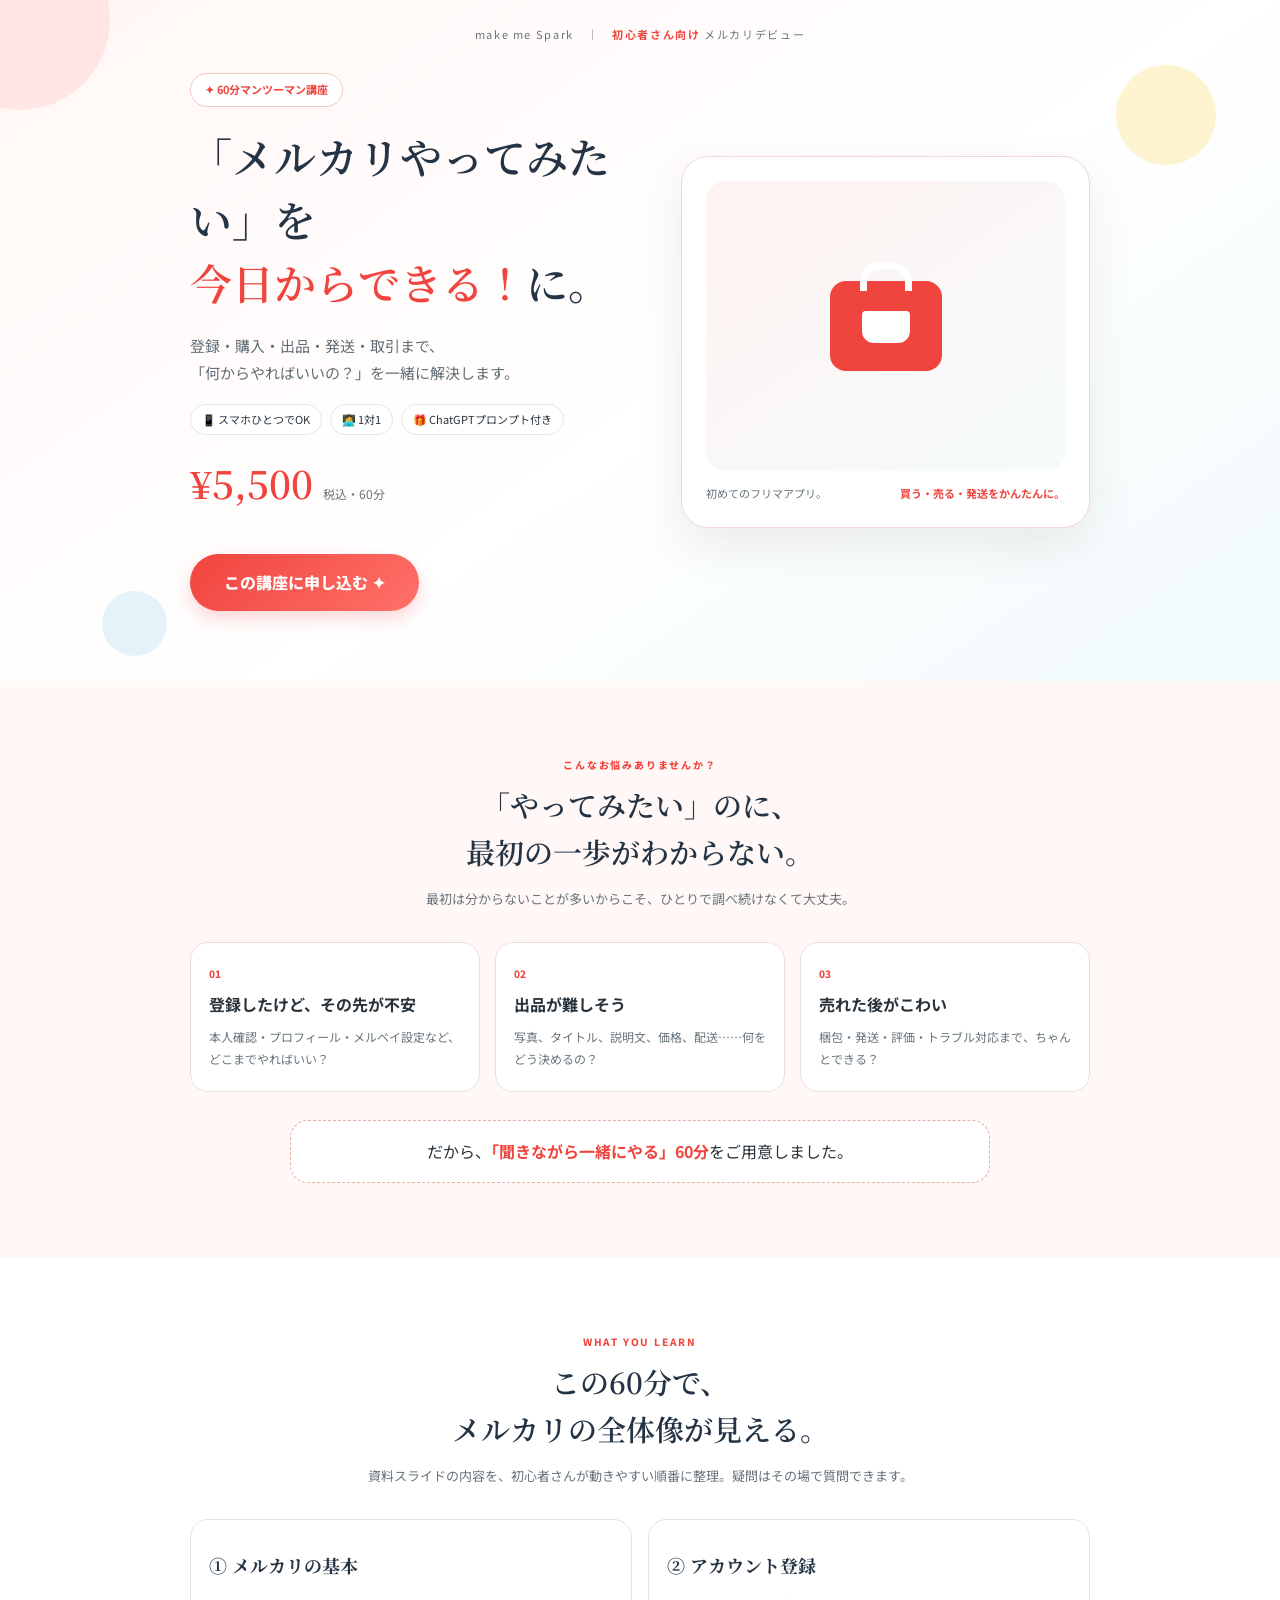
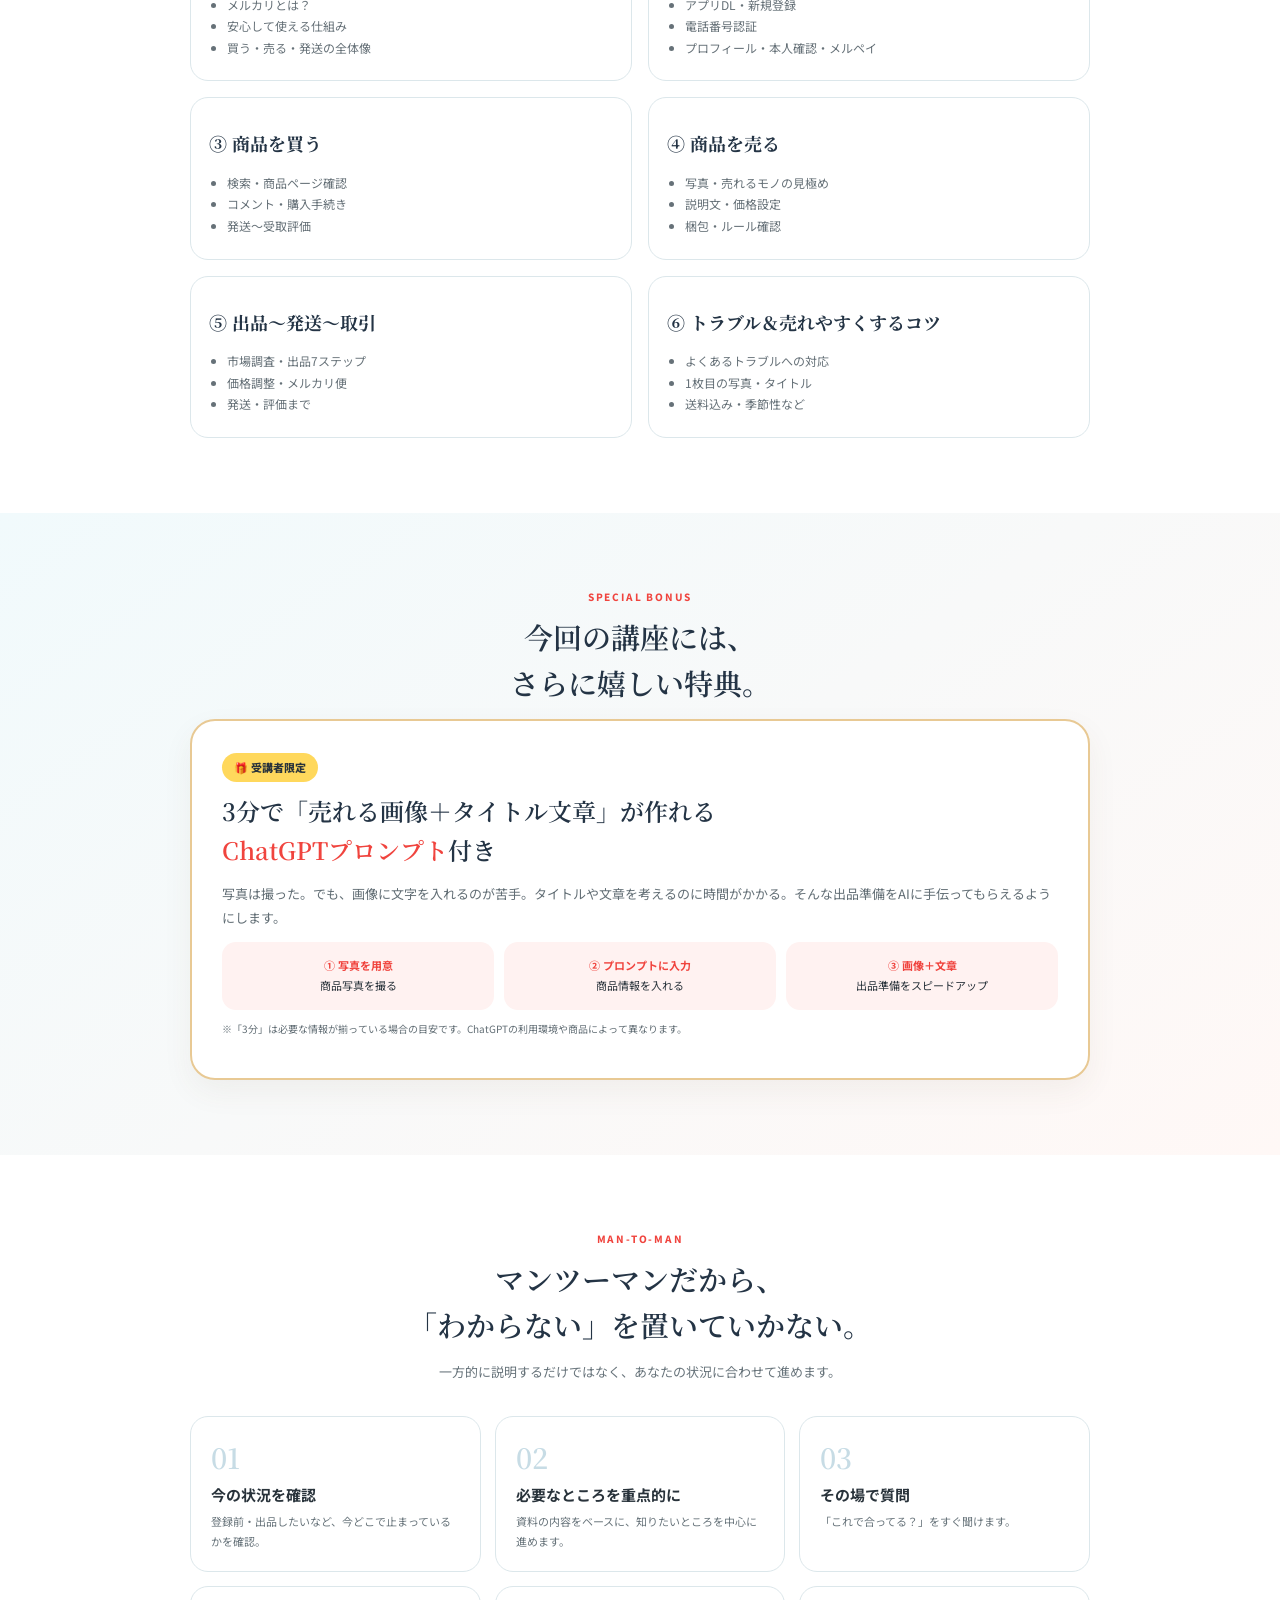
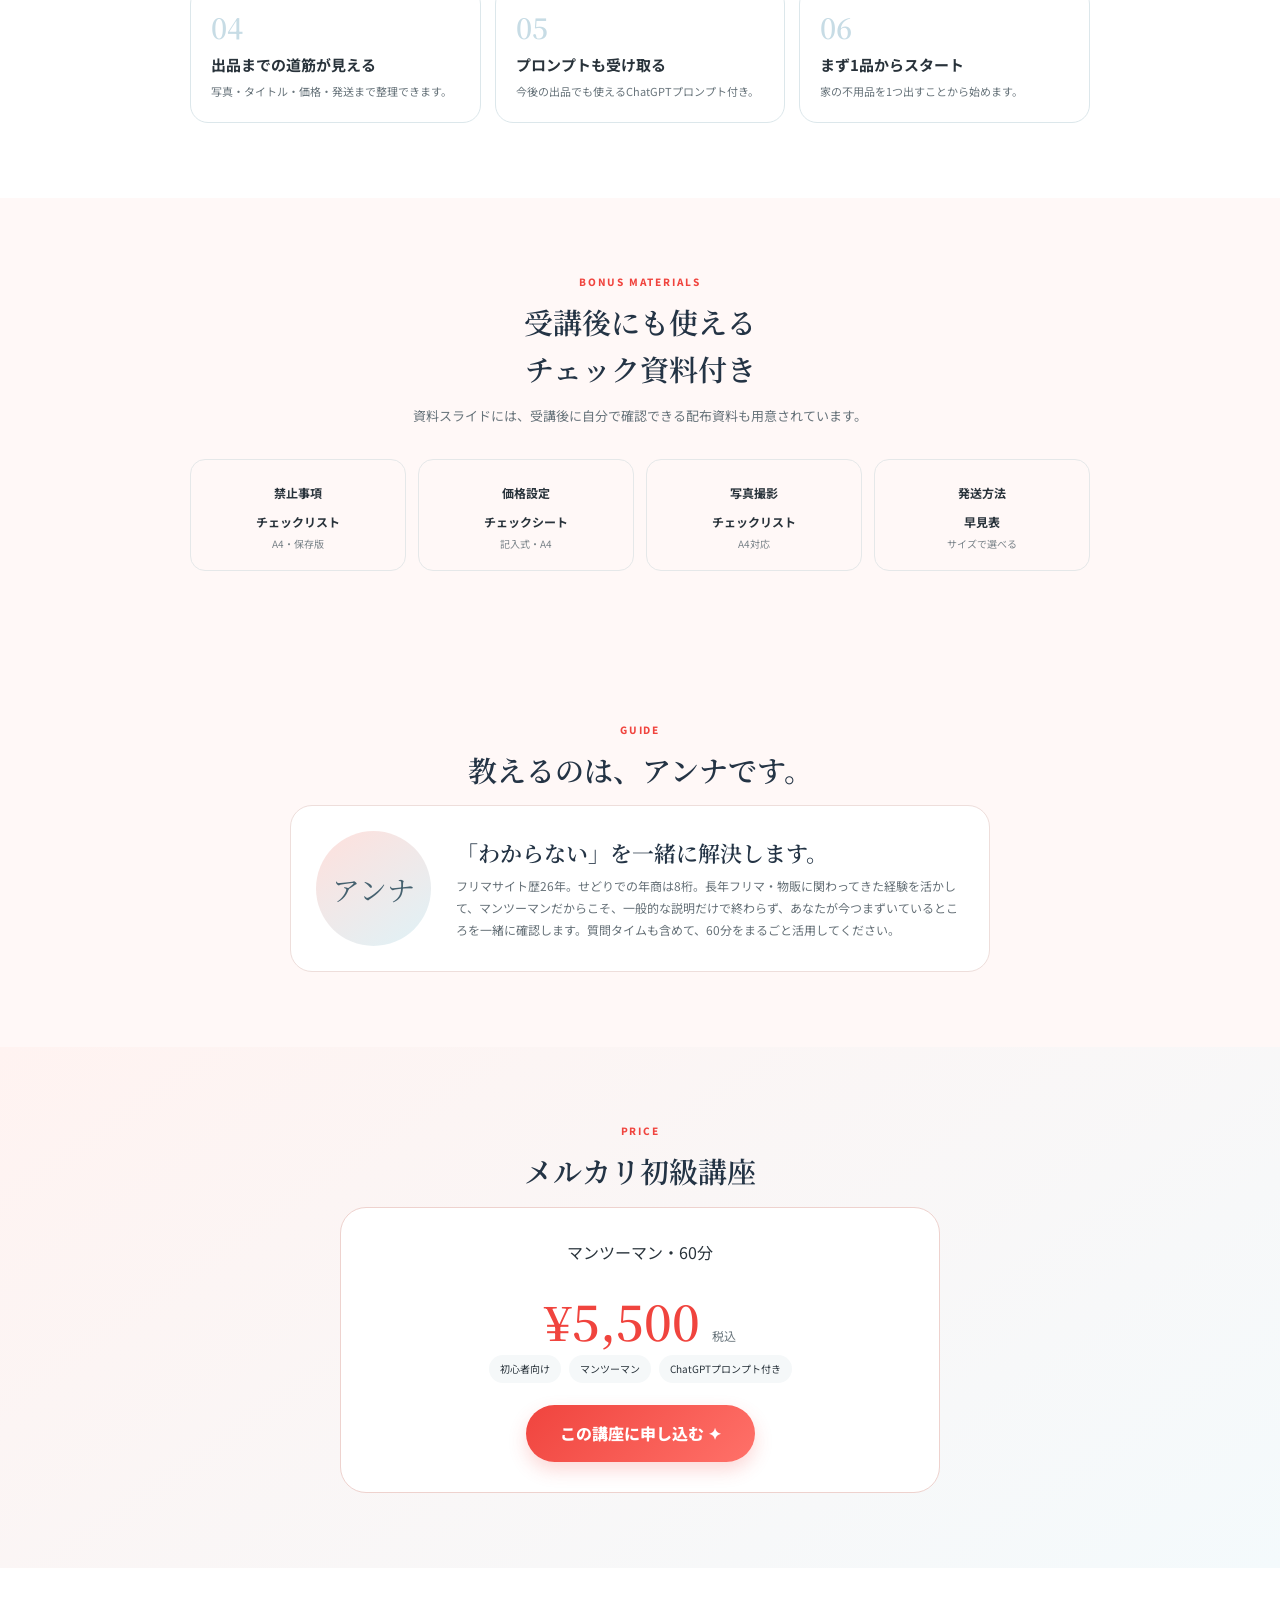
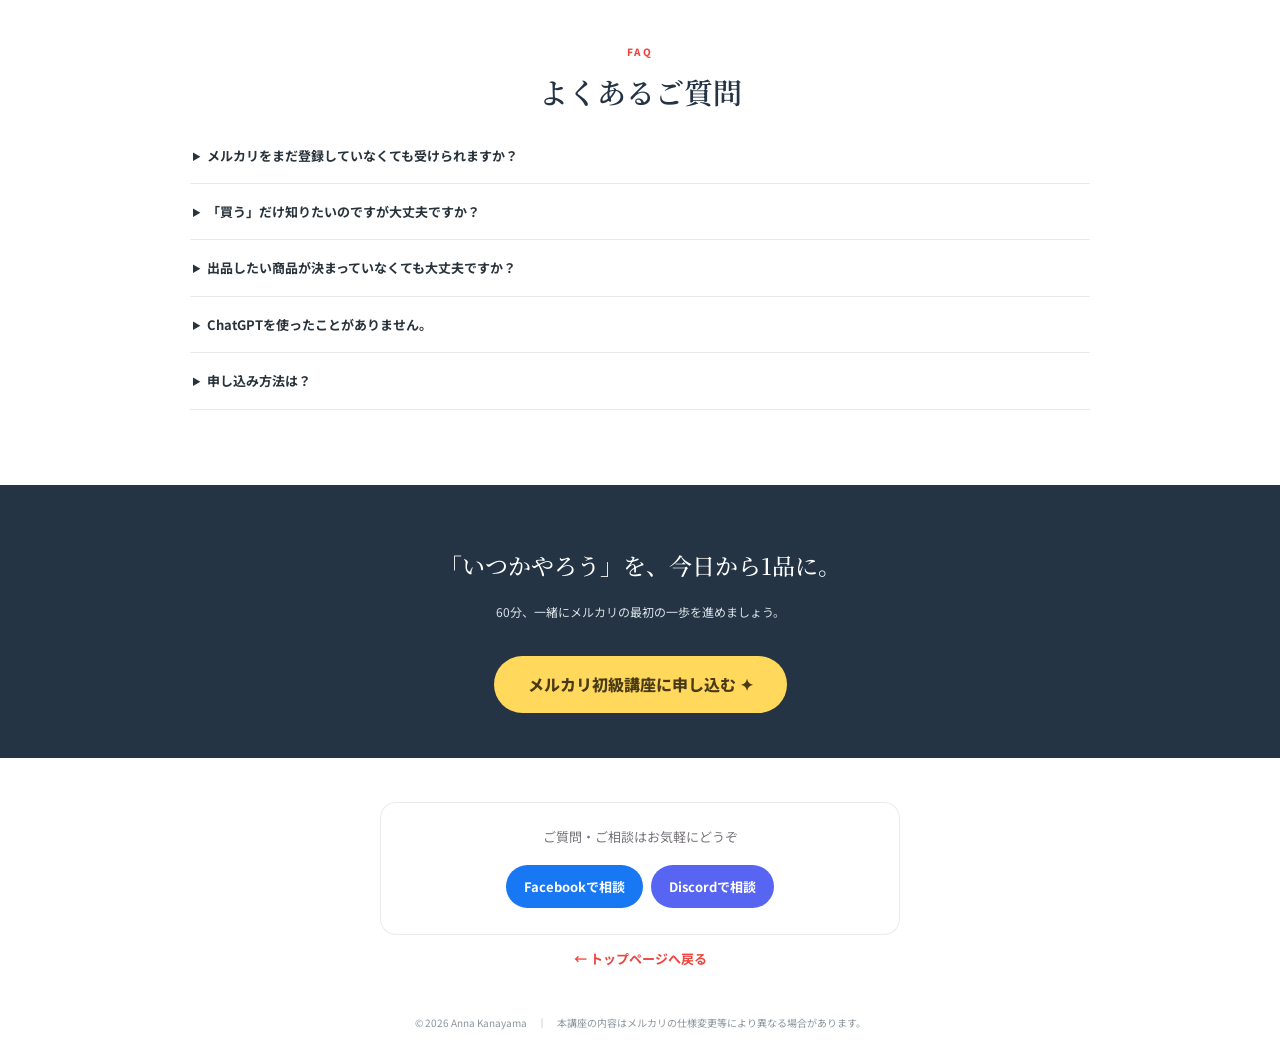
<file: mercari-basic/index.html>
<!doctype html>
<html lang="ja"><head>
<meta charset="utf-8"><meta name="viewport" content="width=device-width,initial-scale=1">
<title>メルカリ初級講座｜60分マンツーマン</title>
<meta name="description" content="登録・購入・出品・発送・取引まで、メルカリの最初の一歩を60分マンツーマンで。ChatGPTプロンプト付き。初心者さん向け・¥5,500税込。">
<link href="https://fonts.googleapis.com/css2?family=Noto+Sans+JP:wght@400;500;700;800&family=Noto+Serif+JP:wght@500;600;700&display=swap" rel="stylesheet">
<style>
*{box-sizing:border-box}body{margin:0;color:#29333b;font-family:"Noto Sans JP",sans-serif;line-height:1.8;background:#fff}
:root{--r:#f0443e;--rp:#fff2f1;--y:#ffd85c;--b:#4b91b5;--bp:#eef8fc;--n:#243445;--line:#e5e8e9}
.hero{padding:25px 20px 70px;background:linear-gradient(145deg,#fff7f5,#fff 55%,#f1fafc);position:relative;overflow:hidden}
.circle{position:absolute;border-radius:50%;opacity:.55}.c1{width:180px;height:180px;background:#ffd9d5;left:-70px;top:-70px}.c2{width:100px;height:100px;background:#ffecaa;right:5%;top:65px}.c3{width:65px;height:65px;background:#ccecf6;left:8%;bottom:25px}
.wrap{max-width:900px;margin:auto}.top{text-align:center;font-size:11px;letter-spacing:.15em;color:#68747b;margin-bottom:28px}.top b{color:var(--r)}
.grid{display:grid;grid-template-columns:1.05fr .95fr;gap:40px;align-items:center}.eyebrow{display:inline-block;background:#fff;border:1px solid #f2c9c5;color:var(--r);border-radius:99px;padding:6px 14px;font-size:11px;font-weight:700}.hero h1{font:600 42px/1.5 "Noto Serif JP",serif;color:var(--n);margin:18px 0}.hero h1 em{font-style:normal;color:var(--r)}.lead{font-size:15px;color:#626e75}.chips{display:flex;flex-wrap:wrap;gap:8px;margin-top:18px}.chip{background:#fff;border:1px solid #dfe8ec;border-radius:99px;padding:5px 11px;font-size:11px}.price{color:var(--r);font:600 38px "Noto Serif JP",serif;margin-top:20px}.price small{font:12px "Noto Sans JP",sans-serif;color:#68747b}
.visual{background:#fff;border:1px solid #f0d8d5;border-radius:27px;padding:24px;box-shadow:0 18px 45px #59453b18}.mock{height:290px;border-radius:20px;background:linear-gradient(145deg,#fff3f1,#f5fbfc);display:flex;align-items:center;justify-content:center}.bag{width:112px;height:90px;background:var(--r);border-radius:16px;position:relative}.bag:before{content:"";position:absolute;width:38px;height:22px;border:7px solid #fff;border-bottom:0;border-radius:20px 20px 0 0;left:30px;top:-19px}.bag:after{content:"";position:absolute;background:#fff;width:48px;height:32px;left:32px;top:30px;border-radius:4px 4px 12px 12px}.vtxt{font-size:11px;display:flex;justify-content:space-between;margin-top:13px;color:#68747b}.vtxt b{color:var(--r)}
section{padding:75px 20px}.pink{background:#fff8f7}.label{text-align:center;color:var(--r);font-size:10px;font-weight:800;letter-spacing:.18em}.title{text-align:center;font:600 29px/1.6 "Noto Serif JP",serif;color:var(--n);margin:8px 0 12px}.sub{text-align:center;font-size:13px;color:#68747b;max-width:650px;margin:0 auto 32px}
.cards{display:grid;grid-template-columns:repeat(3,1fr);gap:15px}.card{background:#fff;border:1px solid #eadfdd;border-radius:18px;padding:22px 18px}.card .num{color:var(--r);font-size:10px;font-weight:800}.card h3{font-size:16px;margin:7px 0}.card p{font-size:12px;color:#68747b;margin:0}
.callout{max-width:700px;margin:28px auto 0;text-align:center;border:1px dashed #e8aaa4;background:#fff;border-radius:18px;padding:16px}.callout b{color:var(--r)}
.learn{display:grid;grid-template-columns:1fr 1fr;gap:16px}.learn .card{border-color:#dce7eb}.learn h3{font-family:"Noto Serif JP",serif;font-size:18px;color:var(--n)}.learn ul{font-size:12px;color:#667178;padding-left:18px;margin-bottom:0}
.bonus{background:linear-gradient(145deg,#f1fafc,#fff8f6)}.bonusbox{background:#fff;border:2px solid #e8c994;border-radius:25px;padding:30px;box-shadow:0 12px 30px #5b4c3210}.ribbon{display:inline-block;background:var(--y);font-size:11px;font-weight:800;padding:5px 12px;border-radius:99px}.bonus h3{font:600 24px/1.6 "Noto Serif JP",serif;color:var(--n);margin:10px 0}.bonus h3 span{color:var(--r)}.bonus p{font-size:13px;color:#626e75}.flow{display:grid;grid-template-columns:repeat(3,1fr);gap:10px}.flow div{background:var(--rp);border-radius:14px;padding:14px;text-align:center;font-size:11px}.flow b{display:block;color:var(--r)}
.steps{display:grid;grid-template-columns:repeat(3,1fr);gap:14px}.step{border:1px solid #dce7eb;border-radius:18px;padding:20px;background:#fff}.step strong{font:600 28px "Noto Serif JP",serif;color:#c7dce5}.step h3{font-size:15px;margin:4px 0}.step p{font-size:11px;color:#68747b;margin:0}
.materials{display:grid;grid-template-columns:repeat(4,1fr);gap:12px}.material{text-align:center;border:1px solid var(--line);border-radius:15px;padding:17px 10px}.material b{font-size:12px}.material span{display:block;font-size:10px;color:#7a8389}
.profile{background:#fff8f7}.profilebox{max-width:700px;margin:auto;display:flex;gap:25px;align-items:center;background:#fff;border:1px solid #eededb;border-radius:22px;padding:25px}.avatar{width:115px;height:115px;border-radius:50%;background:linear-gradient(145deg,#ffe0dc,#dff2f7);display:flex;align-items:center;justify-content:center;font:28px "Noto Serif JP",serif;color:#45616f;flex:none}.profilebox h3{font:600 22px "Noto Serif JP",serif;color:var(--n);margin:0 0 7px}.profilebox p{font-size:12px;color:#667178;margin:0}
.offer{background:linear-gradient(145deg,#fff3f1,#f4fafc);text-align:center}.box{max-width:600px;margin:auto;background:#fff;border:1px solid #eed2ce;border-radius:26px;padding:30px}.box .price{font-size:48px}.meta{display:flex;justify-content:center;gap:8px;flex-wrap:wrap}.meta span{background:#f5f8f9;border-radius:99px;padding:5px 11px;font-size:10px}.cta{display:inline-block;background:linear-gradient(135deg,var(--r),#ff7169);color:#fff;text-decoration:none;font-weight:800;border-radius:99px;padding:14px 34px;margin-top:22px;box-shadow:0 8px 18px #f0443e35}
.faq details{border-bottom:1px solid #e6eaeb;padding:16px 3px}.faq summary{font-size:13px;font-weight:700;cursor:pointer}.faq p{font-size:12px;color:#68747b;margin:9px 0}
.bottom{background:var(--n);color:#fff;text-align:center;padding:45px 20px}.bottom h2{font:500 23px "Noto Serif JP",serif}.bottom p{font-size:12px;color:#d9e1e5}.bottom .cta{background:var(--y);color:#493b16;box-shadow:none}footer{text-align:center;font-size:10px;color:#8b959b;padding:18px}
@media(max-width:680px){.grid,.learn{grid-template-columns:1fr}.cards,.steps{grid-template-columns:1fr 1fr}.materials{grid-template-columns:1fr 1fr}.hero h1{font-size:31px}.profilebox{flex-direction:column;text-align:center}}@media(max-width:460px){.cards,.steps{grid-template-columns:1fr}.hero h1{font-size:27px}.title{font-size:23px}.flow{grid-template-columns:1fr}}
</style></head><body>

<header class="hero"><div class="circle c1"></div><div class="circle c2"></div><div class="circle c3"></div><div class="wrap">
<div class="top">make me Spark　｜　<b>初心者さん向け</b> メルカリデビュー</div>
<div class="grid"><div><span class="eyebrow">✦ 60分マンツーマン講座</span>
<h1>「メルカリやってみたい」を<br><em>今日からできる！</em>に。</h1>
<p class="lead">登録・購入・出品・発送・取引まで、<br>「何からやればいいの？」を一緒に解決します。</p>
<div class="chips"><span class="chip">📱 スマホひとつでOK</span><span class="chip">👩‍💻 1対1</span><span class="chip">🎁 ChatGPTプロンプト付き</span></div>
<div class="price">¥5,500 <small>税込・60分</small></div>
<div style="margin-top:22px"><a class="cta" href="https://docs.google.com/forms/d/1Rh427qQXlauPSOnBNPKT8ZtHucBrHf2ycuamju64mlM/viewform" target="_blank" rel="noopener">この講座に申し込む ✦</a></div></div>
<div class="visual"><div class="mock"><div class="bag"></div></div><div class="vtxt"><span>初めてのフリマアプリ。</span><b>買う・売る・発送をかんたんに。</b></div></div></div></div></header>

<section class="pink"><div class="wrap"><div class="label">こんなお悩みありませんか？</div><h2 class="title">「やってみたい」のに、<br>最初の一歩がわからない。</h2><p class="sub">最初は分からないことが多いからこそ、ひとりで調べ続けなくて大丈夫。</p>
<div class="cards"><div class="card"><div class="num">01</div><h3>登録したけど、その先が不安</h3><p>本人確認・プロフィール・メルペイ設定など、どこまでやればいい？</p></div><div class="card"><div class="num">02</div><h3>出品が難しそう</h3><p>写真、タイトル、説明文、価格、配送……何をどう決めるの？</p></div><div class="card"><div class="num">03</div><h3>売れた後がこわい</h3><p>梱包・発送・評価・トラブル対応まで、ちゃんとできる？</p></div></div>
<div class="callout">だから、<b>「聞きながら一緒にやる」60分</b>をご用意しました。</div></div></section>

<section><div class="wrap"><div class="label">WHAT YOU LEARN</div><h2 class="title">この60分で、<br>メルカリの全体像が見える。</h2><p class="sub">資料スライドの内容を、初心者さんが動きやすい順番に整理。疑問はその場で質問できます。</p>
<div class="learn"><div class="card"><h3>① メルカリの基本</h3><ul><li>メルカリとは？</li><li>安心して使える仕組み</li><li>買う・売る・発送の全体像</li></ul></div><div class="card"><h3>② アカウント登録</h3><ul><li>アプリDL・新規登録</li><li>電話番号認証</li><li>プロフィール・本人確認・メルペイ</li></ul></div><div class="card"><h3>③ 商品を買う</h3><ul><li>検索・商品ページ確認</li><li>コメント・購入手続き</li><li>発送〜受取評価</li></ul></div><div class="card"><h3>④ 商品を売る</h3><ul><li>写真・売れるモノの見極め</li><li>説明文・価格設定</li><li>梱包・ルール確認</li></ul></div><div class="card"><h3>⑤ 出品〜発送〜取引</h3><ul><li>市場調査・出品7ステップ</li><li>価格調整・メルカリ便</li><li>発送・評価まで</li></ul></div><div class="card"><h3>⑥ トラブル＆売れやすくするコツ</h3><ul><li>よくあるトラブルへの対応</li><li>1枚目の写真・タイトル</li><li>送料込み・季節性など</li></ul></div></div></div></section>

<section class="bonus"><div class="wrap"><div class="label">SPECIAL BONUS</div><h2 class="title">今回の講座には、<br>さらに嬉しい特典。</h2><div class="bonusbox"><span class="ribbon">🎁 受講者限定</span><h3>3分で「売れる画像＋タイトル文章」が作れる<br><span>ChatGPTプロンプト</span>付き</h3><p>写真は撮った。でも、画像に文字を入れるのが苦手。タイトルや文章を考えるのに時間がかかる。そんな出品準備をAIに手伝ってもらえるようにします。</p><div class="flow"><div><b>① 写真を用意</b>商品写真を撮る</div><div><b>② プロンプトに入力</b>商品情報を入れる</div><div><b>③ 画像＋文章</b>出品準備をスピードアップ</div></div><p style="font-size:10px">※「3分」は必要な情報が揃っている場合の目安です。ChatGPTの利用環境や商品によって異なります。</p></div></div></section>

<section><div class="wrap"><div class="label">MAN-TO-MAN</div><h2 class="title">マンツーマンだから、<br>「わからない」を置いていかない。</h2><p class="sub">一方的に説明するだけではなく、あなたの状況に合わせて進めます。</p>
<div class="steps"><div class="step"><strong>01</strong><h3>今の状況を確認</h3><p>登録前・出品したいなど、今どこで止まっているかを確認。</p></div><div class="step"><strong>02</strong><h3>必要なところを重点的に</h3><p>資料の内容をベースに、知りたいところを中心に進めます。</p></div><div class="step"><strong>03</strong><h3>その場で質問</h3><p>「これで合ってる？」をすぐ聞けます。</p></div><div class="step"><strong>04</strong><h3>出品までの道筋が見える</h3><p>写真・タイトル・価格・発送まで整理できます。</p></div><div class="step"><strong>05</strong><h3>プロンプトも受け取る</h3><p>今後の出品でも使えるChatGPTプロンプト付き。</p></div><div class="step"><strong>06</strong><h3>まず1品からスタート</h3><p>家の不用品を1つ出すことから始めます。</p></div></div></div></section>

<section class="pink"><div class="wrap"><div class="label">BONUS MATERIALS</div><h2 class="title">受講後にも使える<br>チェック資料付き</h2><p class="sub">資料スライドには、受講後に自分で確認できる配布資料も用意されています。</p><div class="materials"><div class="material"><b>禁止事項<br>チェックリスト</b><span>A4・保存版</span></div><div class="material"><b>価格設定<br>チェックシート</b><span>記入式・A4</span></div><div class="material"><b>写真撮影<br>チェックリスト</b><span>A4対応</span></div><div class="material"><b>発送方法<br>早見表</b><span>サイズで選べる</span></div></div></div></section>

<section class="profile"><div class="wrap"><div class="label">GUIDE</div><h2 class="title">教えるのは、アンナです。</h2><div class="profilebox"><div class="avatar">アンナ</div><div><h3>「わからない」を一緒に解決します。</h3><p>フリマサイト歴26年。せどりでの年商は8桁。長年フリマ・物販に関わってきた経験を活かして、マンツーマンだからこそ、一般的な説明だけで終わらず、あなたが今つまずいているところを一緒に確認します。質問タイムも含めて、60分をまるごと活用してください。</p></div></div></div></section>

<section class="offer"><div class="wrap"><div class="label">PRICE</div><h2 class="title">メルカリ初級講座</h2><div class="box"><div>マンツーマン・60分</div><div class="price">¥5,500 <small>税込</small></div><div class="meta"><span>初心者向け</span><span>マンツーマン</span><span>ChatGPTプロンプト付き</span></div><a class="cta" href="https://docs.google.com/forms/d/1Rh427qQXlauPSOnBNPKT8ZtHucBrHf2ycuamju64mlM/viewform" target="_blank" rel="noopener">この講座に申し込む ✦</a></div></div></section>

<section class="faq" id="contact"><div class="wrap"><div class="label">FAQ</div><h2 class="title">よくあるご質問</h2><details><summary>メルカリをまだ登録していなくても受けられますか？</summary><p>はい。アプリの入手からアカウント登録、本人確認などの基本ステップも資料に沿ってご案内します。</p></details><details><summary>「買う」だけ知りたいのですが大丈夫ですか？</summary><p>大丈夫です。購入フローも講座内容に含まれています。今知りたいことを最初に教えてください。</p></details><details><summary>出品したい商品が決まっていなくても大丈夫ですか？</summary><p>大丈夫です。売れるモノの見極め、写真、タイトル、価格などの基本から進めます。</p></details><details><summary>ChatGPTを使ったことがありません。</summary><p>大丈夫です。今回の講座では、出品準備に使うプロンプトを特典としてお渡しします。</p></details><details><summary>申し込み方法は？</summary><p>下の「申し込む」ボタンから申し込みフォームにご記入ください。日程は第3希望までお選びいただけます。</p></details></div></section>

<div class="bottom"><h2>「いつかやろう」を、今日から1品に。</h2><p>60分、一緒にメルカリの最初の一歩を進めましょう。</p><a class="cta" href="https://docs.google.com/forms/d/1Rh427qQXlauPSOnBNPKT8ZtHucBrHf2ycuamju64mlM/viewform" target="_blank" rel="noopener">メルカリ初級講座に申し込む ✦</a></div>
<div style="padding:0 20px"><div style="max-width:520px;margin:44px auto 0;text-align:center;padding:22px 20px;border:1px solid rgba(0,0,0,.08);border-radius:16px;background:rgba(255,255,255,.7)"><div style="font-size:13px;color:#77747a;margin-bottom:12px">ご質問・ご相談はお気軽にどうぞ</div><a href="https://www.facebook.com/profile.php?id=1349326636" target="_blank" rel="noopener" style="display:inline-block;margin:4px;padding:10px 18px;border-radius:999px;background:#1877F2;color:#fff;text-decoration:none;font-size:13px;font-weight:700">Facebookで相談</a><a href="https://discord.com/users/949023062278410319" target="_blank" rel="noopener" style="display:inline-block;margin:4px;padding:10px 18px;border-radius:999px;background:#5865F2;color:#fff;text-decoration:none;font-size:13px;font-weight:700">Discordで相談</a></div></div>
<div style="text-align:center;padding:8px 20px 24px"><a href="https://annakanayama.github.io/" style="color:#f0443e;text-decoration:none;font-size:13px;font-weight:700">← トップページへ戻る</a></div>
<footer>© 2026 Anna Kanayama　｜　本講座の内容はメルカリの仕様変更等により異なる場合があります。</footer>
</body></html>
</file>
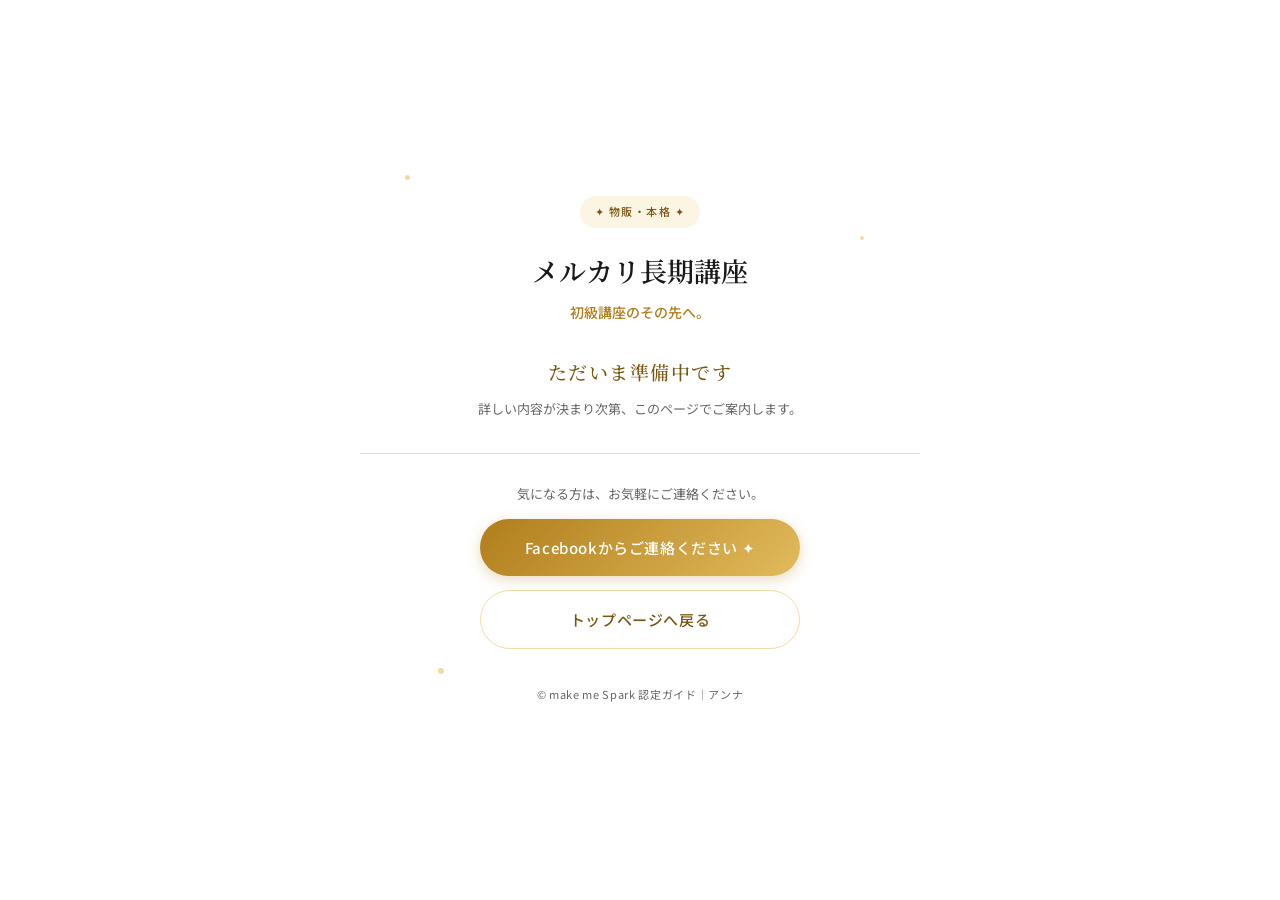
<file: mercari-long/index.html>
<!DOCTYPE html>
<html lang="ja">
<head>
<meta charset="UTF-8">
<meta name="viewport" content="width=device-width, initial-scale=1">
<title>メルカリ長期講座｜準備中 - アンナ</title>
<meta name="description" content="メルカリ長期講座のご案内ページは準備中です。">
<meta name="robots" content="noindex">
<link rel="preconnect" href="https://fonts.googleapis.com">
<link rel="preconnect" href="https://fonts.gstatic.com" crossorigin>
<link href="https://fonts.googleapis.com/css2?family=Noto+Serif+JP:wght@400;500;600&family=Noto+Sans+JP:wght@400;500;700&display=swap" rel="stylesheet">
<link rel="stylesheet" href="../soon.css">
<style>
/* 淡い黄色（メルカリ長期講座） */
:root{--c-deep:#B07E1C;--c-mid:#E2BA5C;--c-light:#F0DCA3;--c-pale:#FCF5E4;--c-dark:#7A5610;--c-shadow:176,126,28}
</style>
</head>
<body>
<div class="box">
  <div class="g-dot" style="width:5px;height:5px;top:-4%;left:8%;--d:2.6s"></div>
  <div class="g-dot" style="width:4px;height:4px;top:8%;right:10%;--d:3.1s;--dl:.6s"></div>
  <div class="g-dot" style="width:6px;height:6px;bottom:6%;left:14%;--d:2.2s;--dl:1.1s"></div>

  <span class="eyebrow">✦ 物販・本格 ✦</span>
  <h1>メルカリ長期講座</h1>
  <p class="lead">初級講座のその先へ。</p>

  <div class="status">
    ただいま準備中です
    <small>詳しい内容が決まり次第、このページでご案内します。</small>
  </div>

  <div class="actions">
    <p>気になる方は、お気軽にご連絡ください。</p>
    <a class="btn" href="https://www.facebook.com/profile.php?id=1349326636" target="_blank" rel="noopener">Facebookからご連絡ください ✦</a>
    <a class="btn ghost" href="../">トップページへ戻る</a>
  </div>

  <footer>© make me Spark 認定ガイド｜アンナ</footer>
</div>
</body>
</html>
</file>
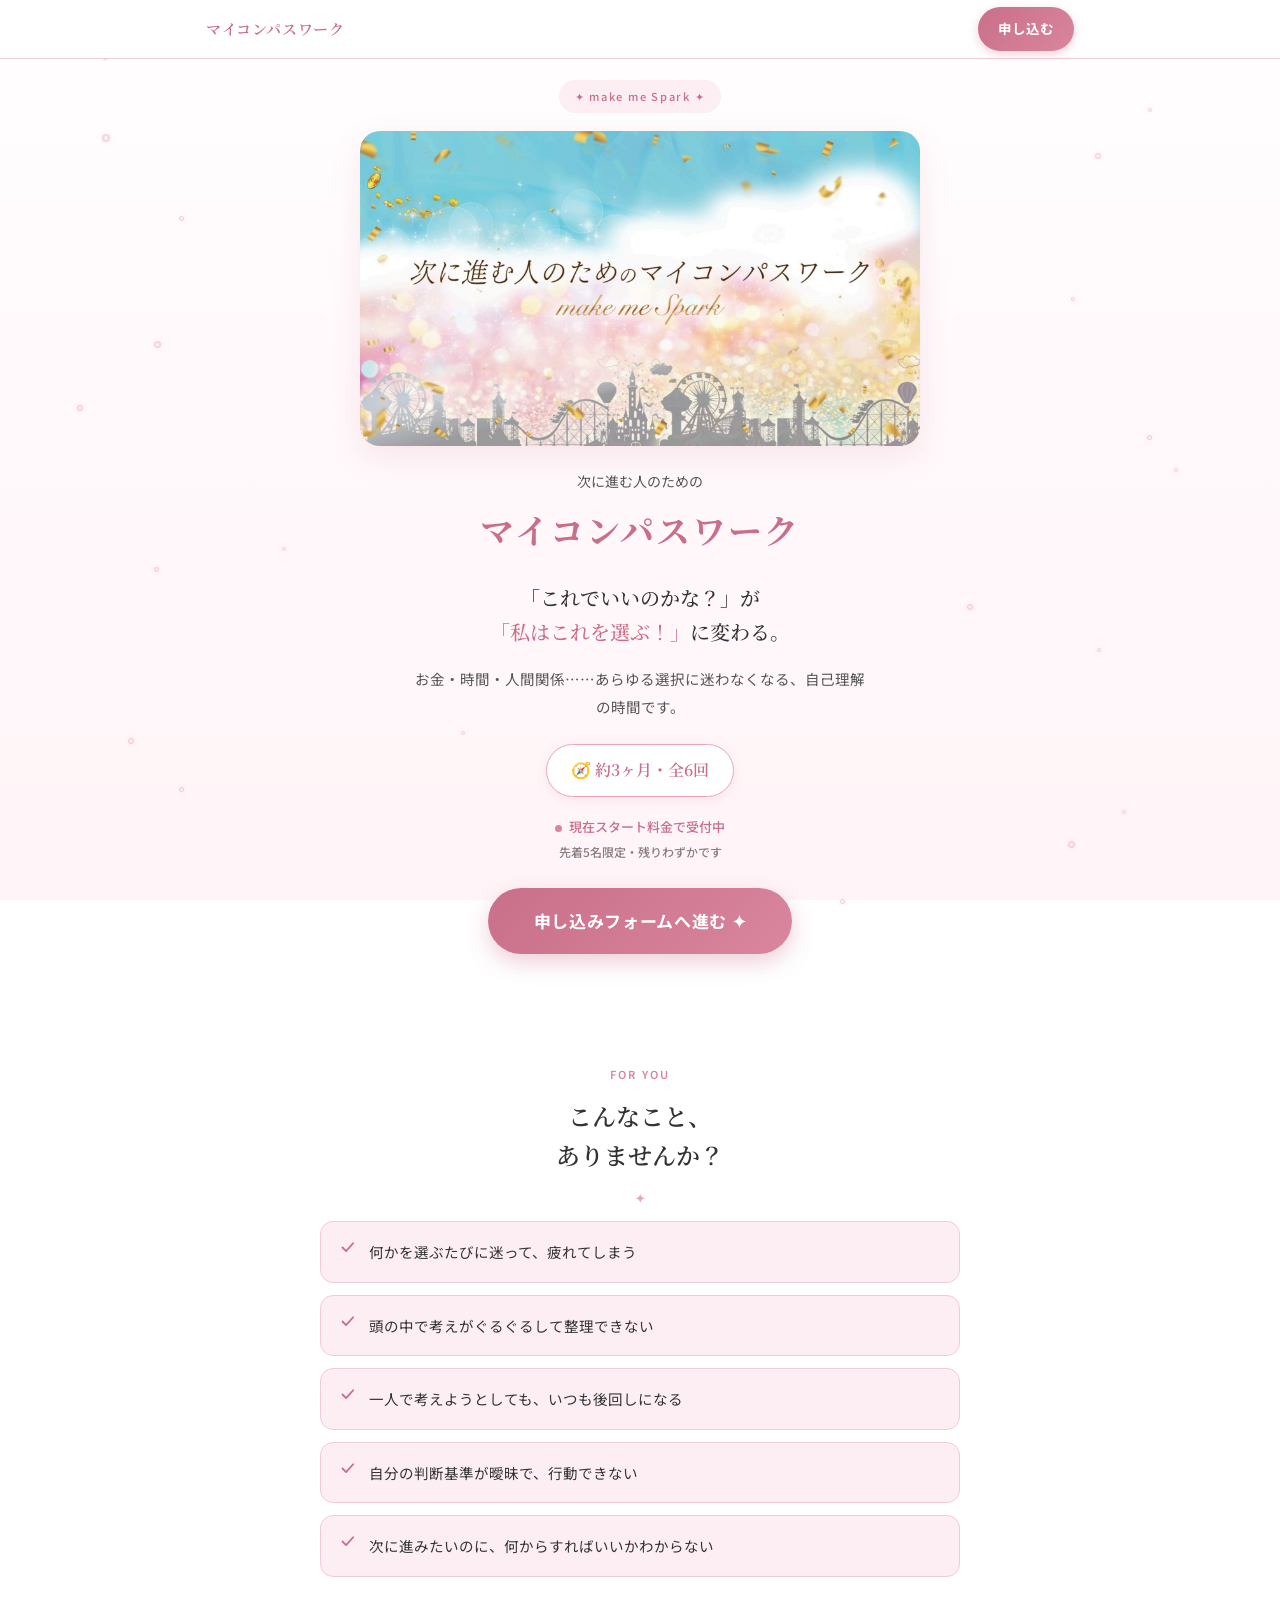
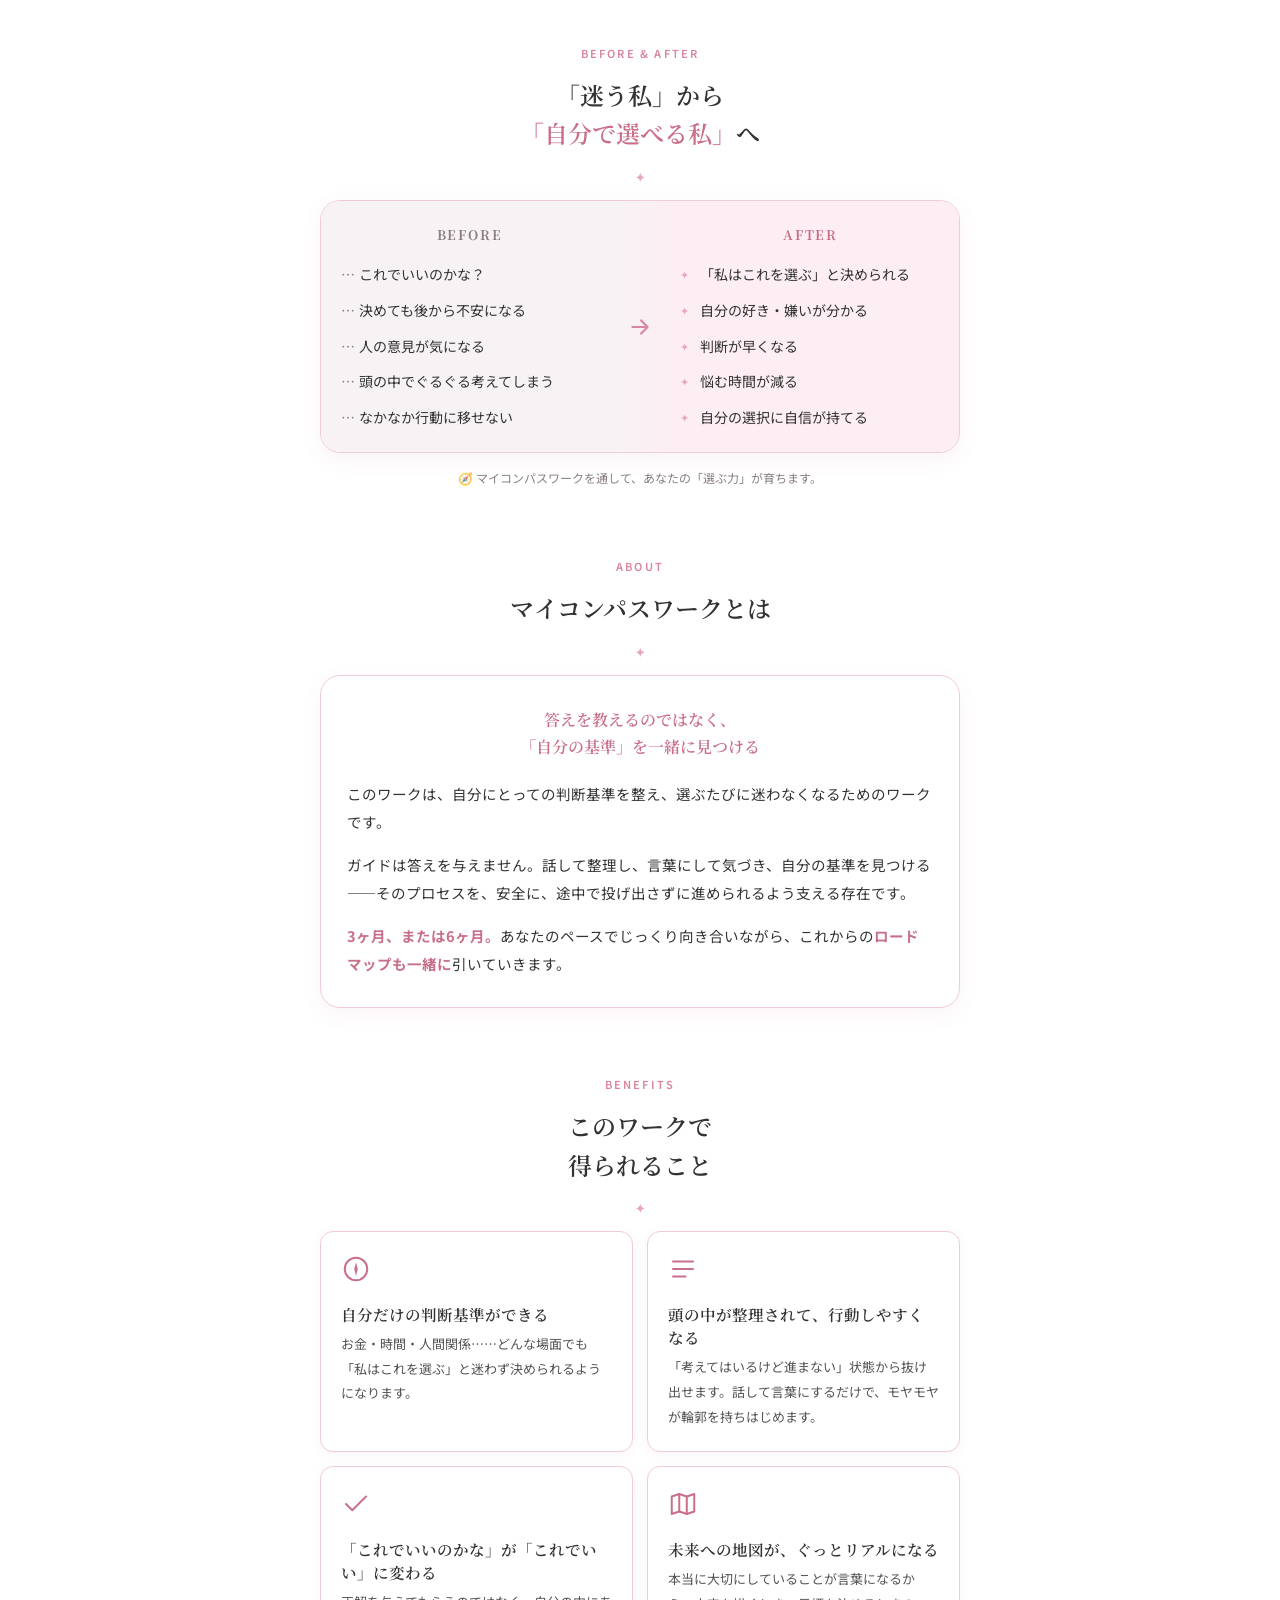
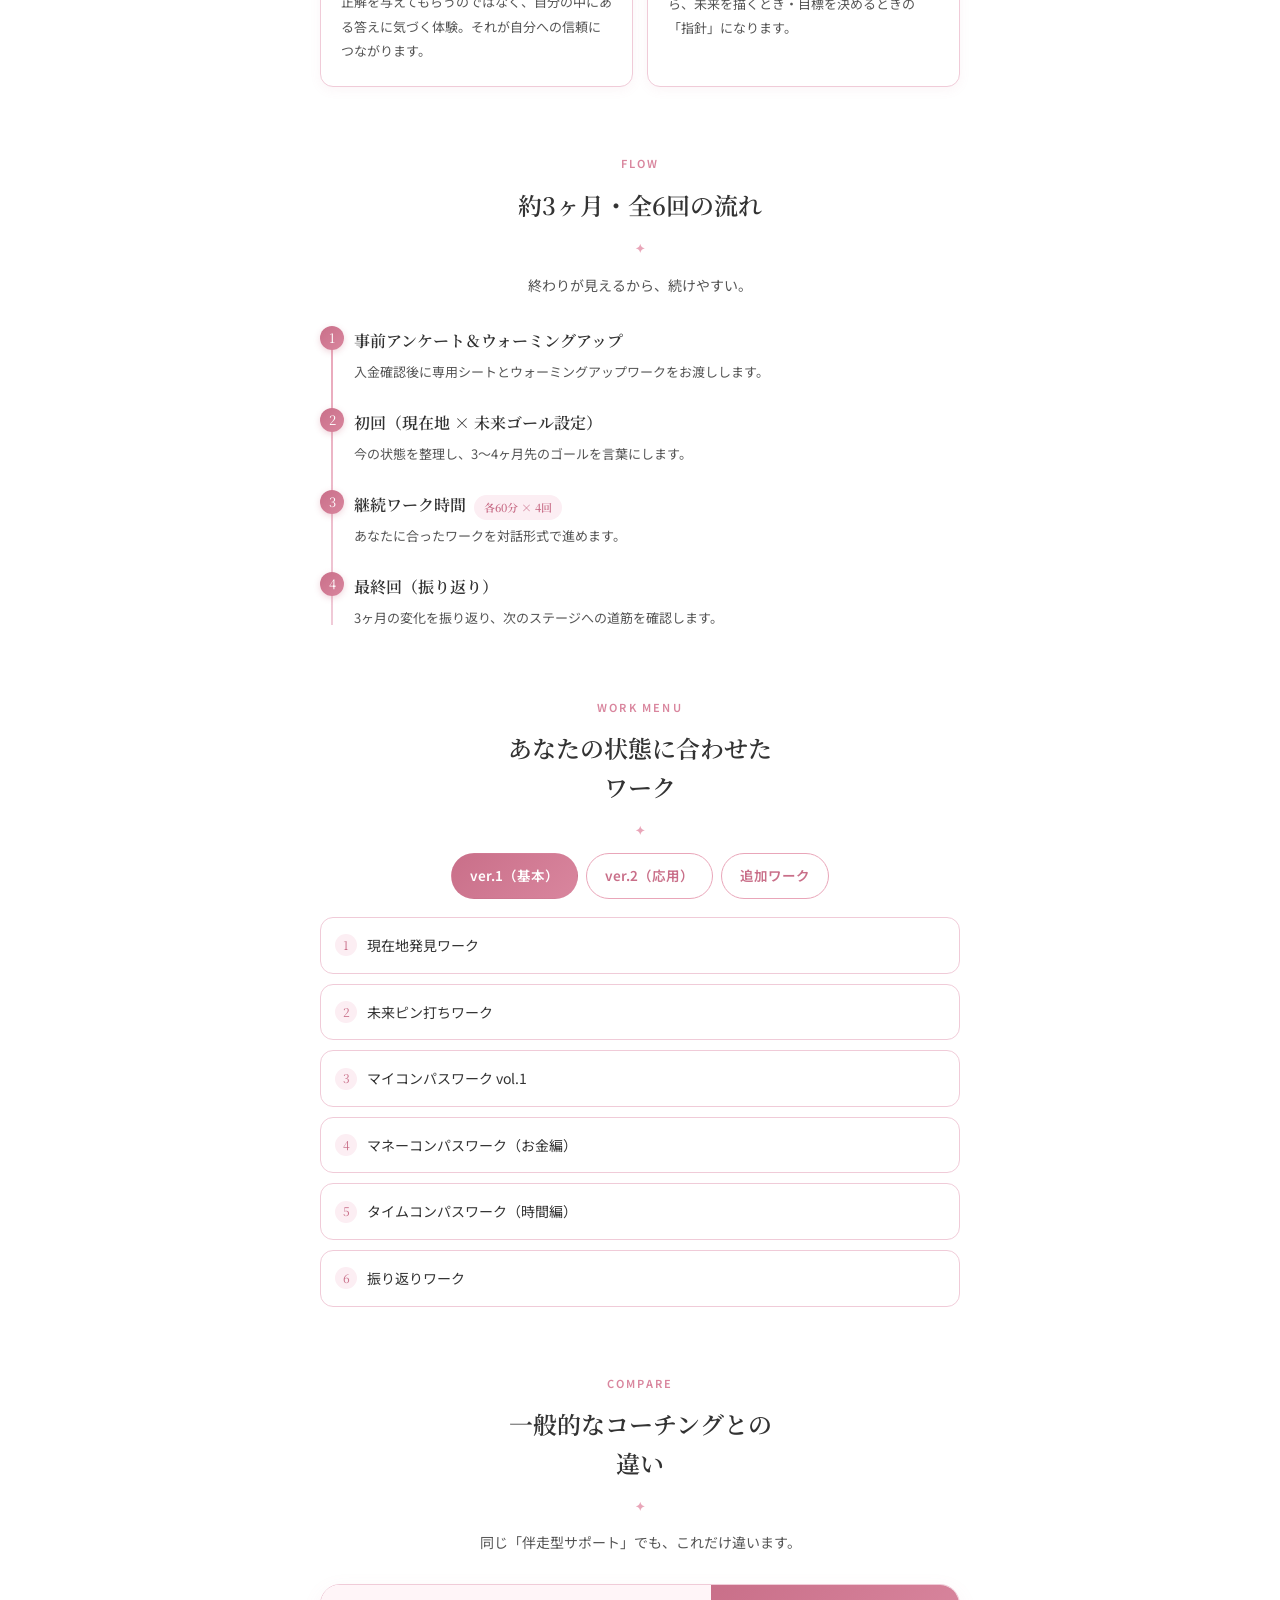
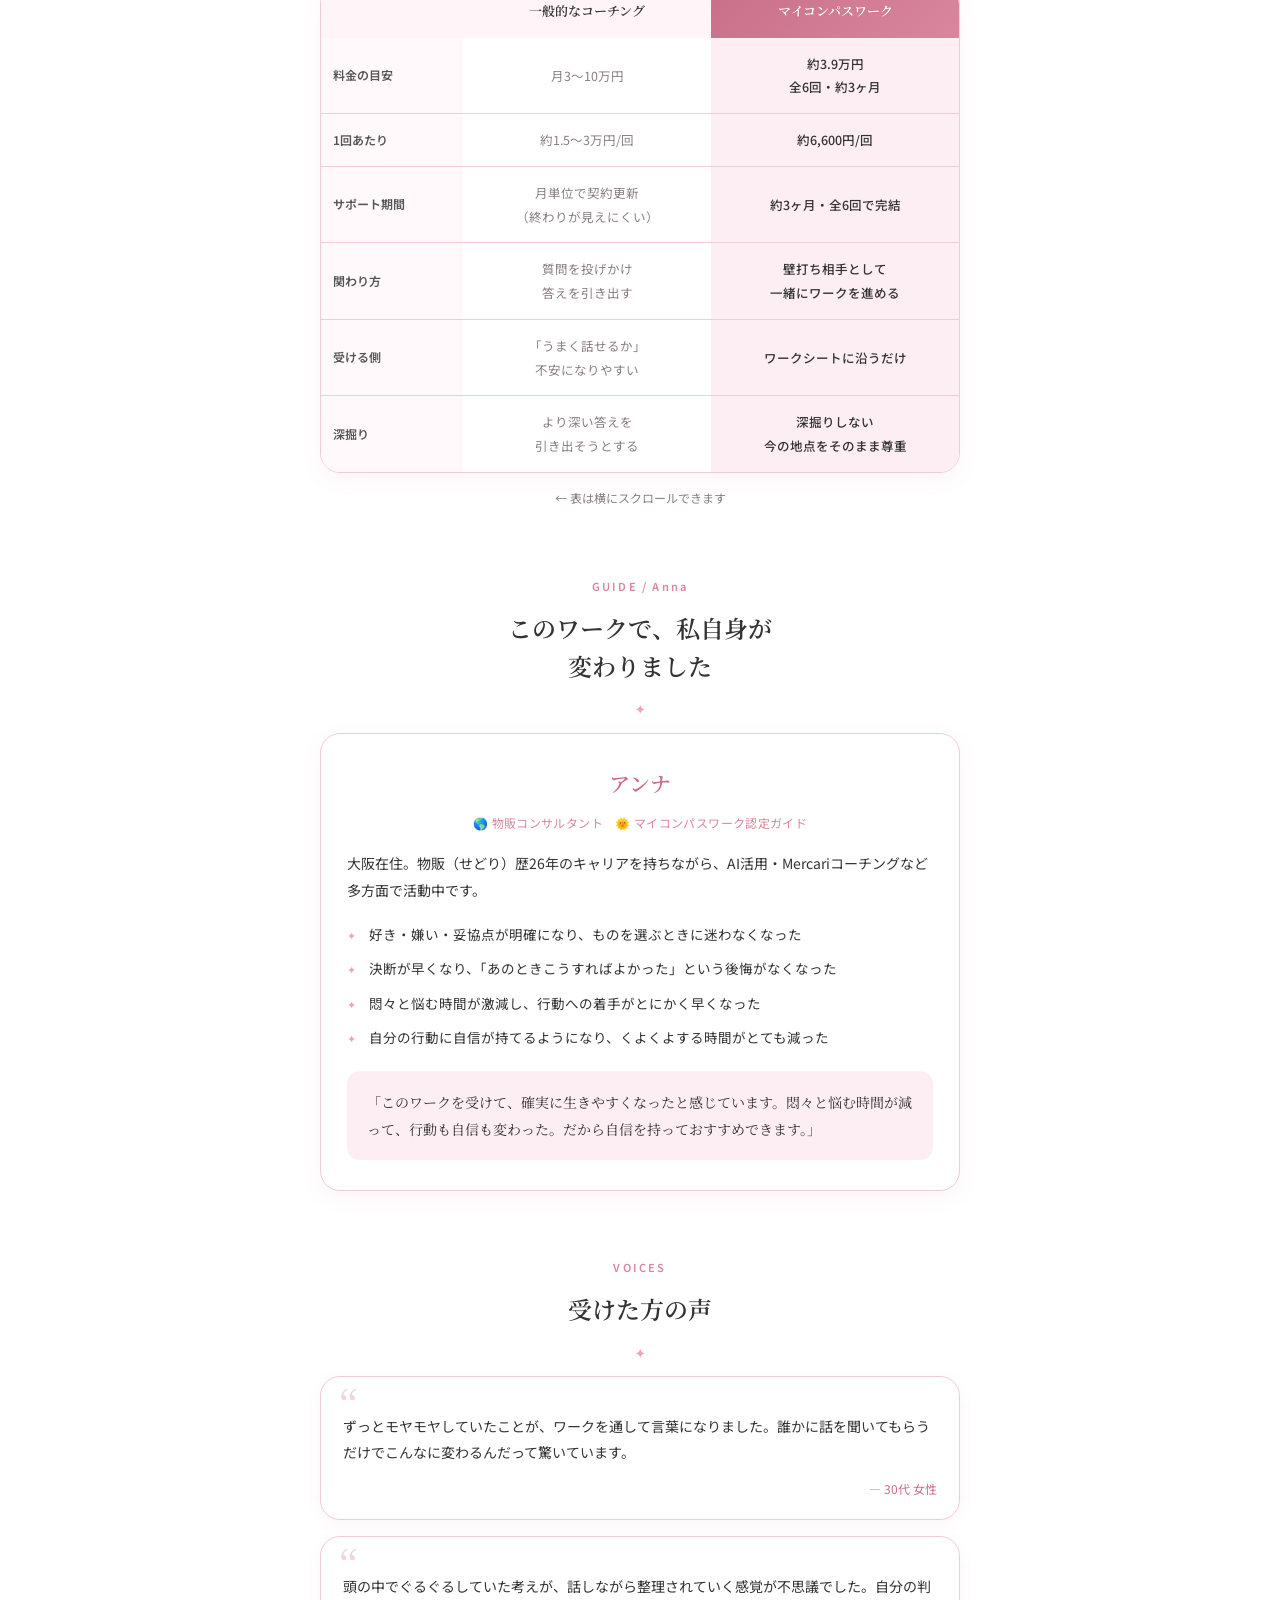
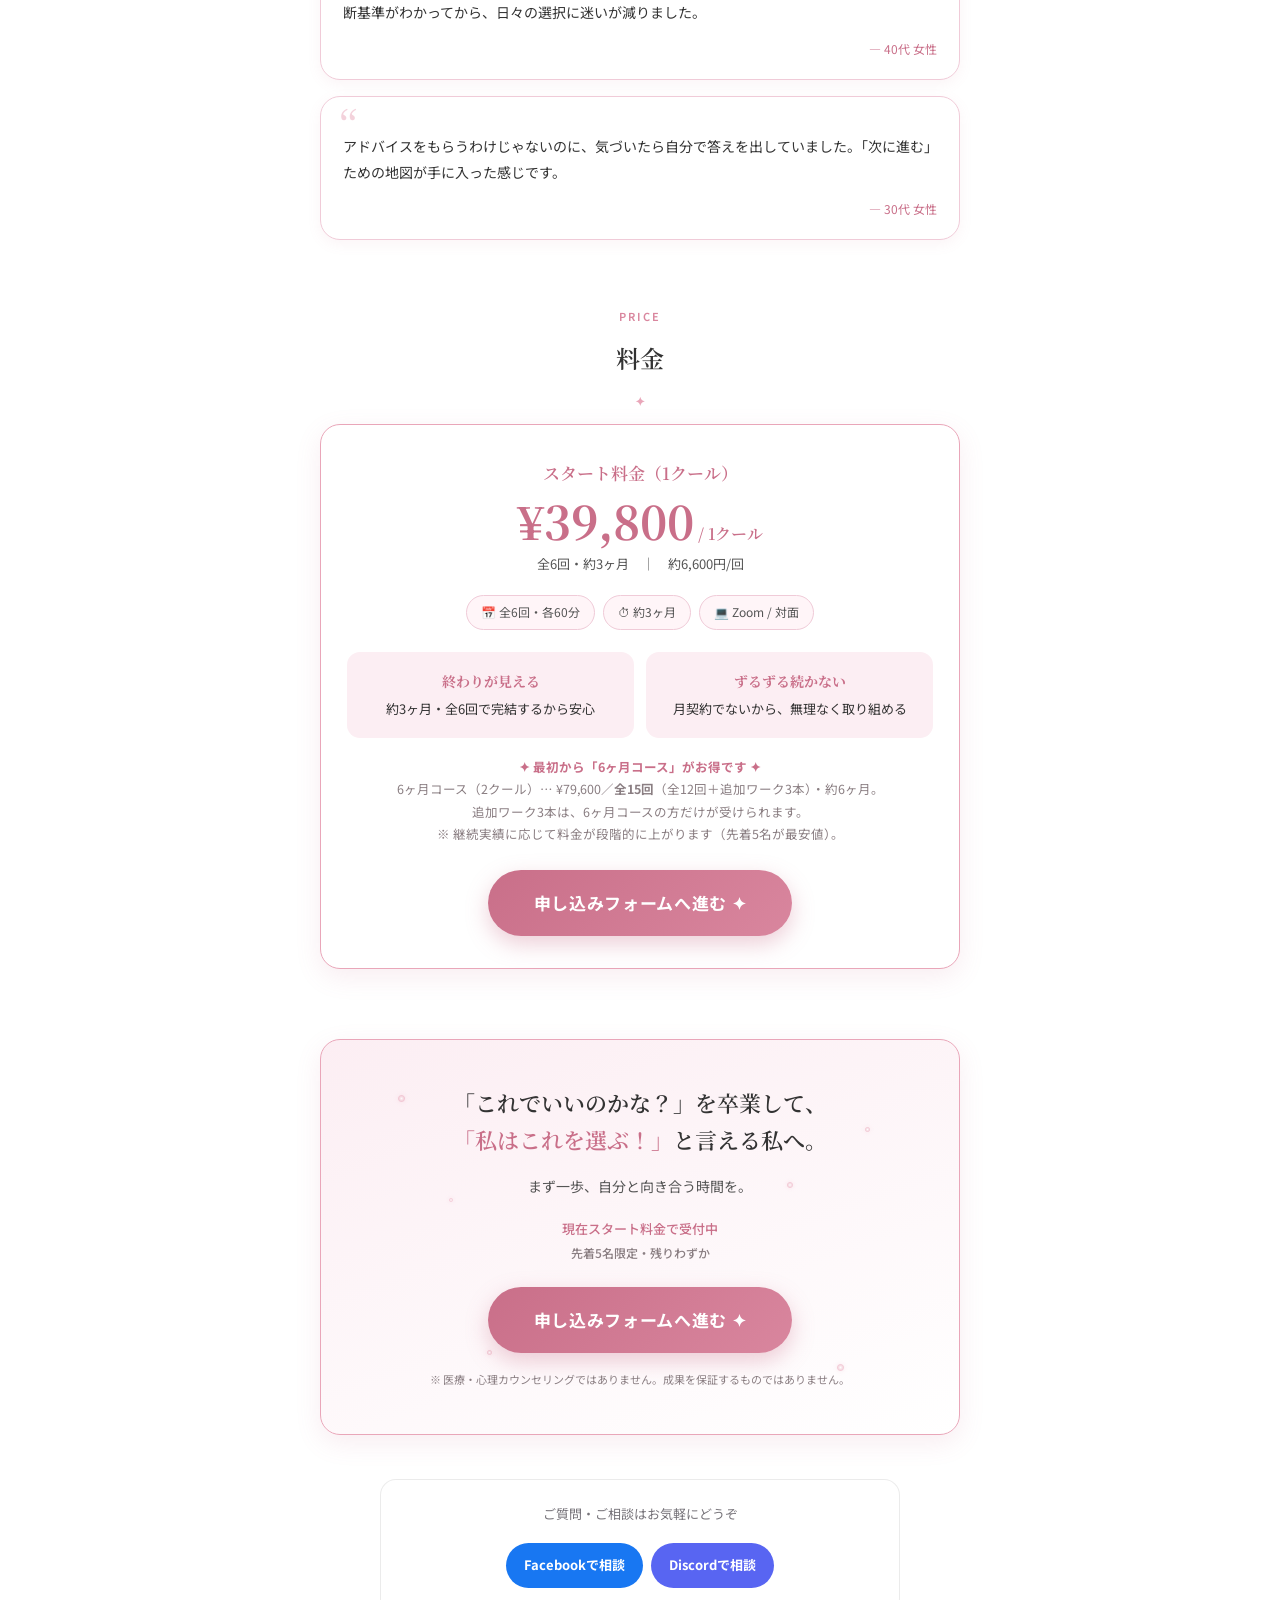
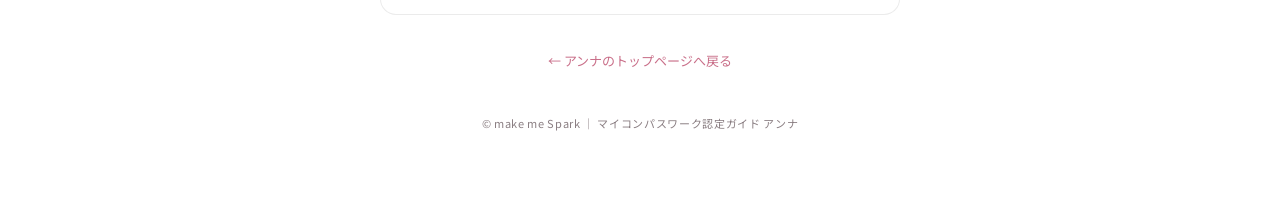
<file: mycompass-new/index.html>
<!DOCTYPE html>
<html lang="ja">
<head>
<meta charset="UTF-8">
<meta name="viewport" content="width=device-width, initial-scale=1">
<title>マイコンパスワーク｜「これでいいのかな？」が「私はこれを選ぶ！」に変わる</title>
<meta name="description" content="お金・時間・人間関係……あらゆる選択に迷わなくなる自己理解の時間。約3ヶ月・全6回で、自分だけの判断基準を一緒に見つけるマイコンパスワーク。">
<link rel="preconnect" href="https://fonts.googleapis.com">
<link rel="preconnect" href="https://fonts.gstatic.com" crossorigin>
<link href="https://fonts.googleapis.com/css2?family=Noto+Serif+JP:wght@400;500;600;700&family=Noto+Sans+JP:wght@400;500;700&display=swap" rel="stylesheet">
<style>
*,::before,::after{box-sizing:border-box;margin:0;padding:0}
:root{
  --bg:#FFF9FB; --bg2:#FFF5F8; --pink-pale:#FCEEF3; --pink-mist:#FBE6EE;
  --rose:#C96F89; --rose-mid:#D9869E; --rose-soft:#E9A6B9; --rose-line:#F0CBD8;
  --gold:#c9a24b;
  --text:#333333; --text-sub:#555555; --text-mute:#8a7e82; --white:#fff;
  --radius:20px; --radius-sm:13px; --header-h:58px;
}
html{scroll-behavior:smooth}
body{font-family:"Noto Sans JP",sans-serif;color:var(--text);line-height:1.9;-webkit-font-smoothing:antialiased;
  background:linear-gradient(180deg,#FFFFFF 0%,var(--bg) 40%,var(--bg2) 100%);background-attachment:fixed}
.serif{font-family:"Noto Serif JP",serif}
img,svg{max-width:100%}

/* ---------- twinkle（控えめなキラキラ） ---------- */
.glitter{position:absolute;inset:0;overflow:hidden;pointer-events:none;z-index:0}
.g-dot{position:absolute;border-radius:50%;opacity:.55;background:radial-gradient(circle,#ffffff 0%,var(--rose-soft) 62%,transparent 100%);box-shadow:0 0 5px 0 rgba(233,166,185,.4);animation:twinkle var(--d,5s) ease-in-out infinite var(--dl,0s)}
@keyframes twinkle{0%,100%{opacity:.2;transform:scale(.7)}50%{opacity:.72;transform:scale(1.15)}}
@media(prefers-reduced-motion:reduce){.g-dot{animation:none;opacity:.3}}

/* ---------- header ---------- */
.hdr{position:sticky;top:0;z-index:50;background:rgba(255,255,255,.9);backdrop-filter:blur(8px);border-bottom:1px solid var(--rose-line)}
.hdr-inner{max-width:900px;margin:0 auto;height:var(--header-h);display:flex;align-items:center;justify-content:space-between;padding:0 16px;gap:12px}
.hdr-brand{font-family:"Noto Serif JP",serif;font-size:15px;font-weight:600;color:var(--rose);white-space:nowrap;letter-spacing:.04em;min-width:0;overflow:hidden;text-overflow:ellipsis}
.hdr-cta{flex:none;font-size:13.5px;font-weight:700;color:#fff;text-decoration:none;white-space:nowrap;
  background:linear-gradient(135deg,var(--rose),var(--rose-mid));padding:9px 20px;border-radius:999px;
  box-shadow:0 3px 10px rgba(201,111,137,.32);transition:filter .2s,transform .2s}
.hdr-cta:hover{filter:brightness(1.05);transform:translateY(-1px)}

/* ---------- layout ---------- */
.lp{max-width:680px;margin:0 auto;padding:0 20px 90px;position:relative;z-index:1}
section{padding-top:66px;scroll-margin-top:74px}

/* ---------- hero ---------- */
.hero{position:relative;overflow:hidden;text-align:center;padding:20px 20px 44px;z-index:1}
.hero-inner{position:relative;z-index:1;max-width:600px;margin:0 auto}
.hero-eyebrow{display:inline-block;font-size:11px;font-weight:500;letter-spacing:.16em;color:var(--rose);
  background:var(--pink-pale);padding:6px 16px;border-radius:999px;margin-bottom:18px}
.hero-img{display:block;width:100%;max-width:560px;margin:0 auto 22px;border-radius:var(--radius);box-shadow:0 10px 30px rgba(201,111,137,.14)}
.hero-lead-sm{font-size:14px;color:var(--text-sub);margin-bottom:4px}
.hero h1{font-family:"Noto Serif JP",serif;font-size:34px;font-weight:700;color:var(--rose);letter-spacing:.06em;margin-bottom:18px}
.hero-copy{font-family:"Noto Serif JP",serif;font-size:20px;font-weight:500;line-height:1.7;color:var(--text)}
.hero-copy .em{color:var(--rose);}
.hero-desc{font-size:14.5px;color:var(--text-sub);margin:16px auto 0;max-width:460px}
.hero-badge{display:inline-flex;align-items:center;gap:8px;margin-top:24px;font-family:"Noto Serif JP",serif;font-weight:600;color:var(--rose);
  background:var(--white);border:1.5px solid var(--rose-soft);border-radius:999px;padding:10px 24px;font-size:16px;box-shadow:0 3px 12px rgba(201,111,137,.12)}
.hero-status{margin-top:18px;font-size:13px;color:var(--rose);font-weight:500}
.hero-status .dot{display:inline-block;width:7px;height:7px;border-radius:50%;background:var(--rose-mid);margin-right:7px;vertical-align:middle;animation:blink 1.8s ease-in-out infinite}
@keyframes blink{0%,100%{opacity:1}50%{opacity:.3}}
.hero-status small{display:block;color:var(--text-mute);font-size:12px;margin-top:2px}

/* ---------- CTA button (shared) ---------- */
.cta-btn{display:inline-block;font-size:17px;font-weight:700;color:#fff;text-decoration:none;letter-spacing:.04em;
  background:linear-gradient(135deg,var(--rose),var(--rose-mid));padding:17px 46px;border-radius:999px;
  box-shadow:0 8px 22px rgba(201,111,137,.34);transition:filter .2s,transform .2s,box-shadow .2s}
.cta-btn:hover{filter:brightness(1.06);transform:translateY(-2px);box-shadow:0 12px 28px rgba(201,111,137,.44)}
.hero .cta-btn{margin-top:24px}

/* ---------- section heads ---------- */
.sec-label{display:block;text-align:center;font-size:11px;letter-spacing:.2em;color:var(--rose-mid);font-weight:600;margin-bottom:12px}
.sec-title{font-family:"Noto Serif JP",serif;text-align:center;font-size:24px;font-weight:600;line-height:1.6;color:var(--text);margin-bottom:14px}
.sec-title .em{color:var(--rose)}
.sec-title::after{content:"✦";display:block;font-size:12px;color:var(--rose-soft);margin:14px auto 0}
.sec-lead{text-align:center;font-size:14px;color:var(--text-sub);margin-bottom:28px}

/* ---------- こんな方へ ---------- */
.checks{list-style:none;display:grid;gap:12px}
.checks li{background:var(--pink-pale);border:1px solid var(--rose-line);border-radius:var(--radius-sm);
  padding:16px 18px 16px 48px;position:relative;font-size:14.5px;color:var(--text)}
.checks li::before{content:"";position:absolute;left:18px;top:17px;width:17px;height:17px;
  background:no-repeat center/contain url("data:image/svg+xml,%3Csvg xmlns='http://www.w3.org/2000/svg' viewBox='0 0 24 24' fill='none' stroke='%23C96F89' stroke-width='2.6' stroke-linecap='round' stroke-linejoin='round'%3E%3Cpath d='M5 12l5 5L20 6'/%3E%3C/svg%3E")}

/* ---------- before / after ---------- */
.ba{display:grid;grid-template-columns:1fr 44px 1fr;align-items:stretch;background:var(--white);border:1px solid var(--rose-line);border-radius:var(--radius);overflow:hidden;box-shadow:0 6px 20px rgba(201,111,137,.09)}
.ba-col{padding:22px 18px}
.ba-col.before{background:#F7F3F5}
.ba-col.before .ba-h{color:var(--text-mute)}
.ba-col.after{background:var(--pink-pale)}
.ba-col.after .ba-h{color:var(--rose)}
.ba-h{font-family:"Noto Serif JP",serif;font-size:13px;font-weight:700;letter-spacing:.14em;margin-bottom:14px;text-align:center}
.ba-list{list-style:none;display:grid;gap:9px}
.ba-list li{font-size:14px;padding-left:20px;position:relative;color:var(--text)}
.ba-col.before .ba-list li::before{content:"…";position:absolute;left:2px;color:var(--text-mute)}
.ba-col.after .ba-list li::before{content:"✦";position:absolute;left:0;color:var(--rose-soft);font-size:11px;top:3px}
.ba-mid{display:flex;align-items:center;justify-content:center;padding:8px;background:linear-gradient(90deg,#F7F3F5,var(--pink-pale))}
.ba-mid .name{font-family:"Noto Serif JP",serif;font-size:15px;font-weight:600;color:var(--rose)}
.ba-mid svg{width:26px;height:26px;color:var(--rose-mid)}

/* ---------- とは ---------- */
.about{background:var(--white);border:1px solid var(--rose-line);border-radius:var(--radius);padding:30px 26px;box-shadow:0 6px 20px rgba(201,111,137,.08)}
.about p{font-size:14.5px;color:var(--text)}
.about p+p{margin-top:16px}
.about .lead{font-family:"Noto Serif JP",serif;font-size:16px;color:var(--rose);font-weight:600;text-align:center;margin-bottom:20px;line-height:1.7}

/* ---------- 得られること ---------- */
.benefits{display:grid;grid-template-columns:1fr 1fr;gap:14px}
.benefit{background:var(--white);border:1px solid var(--rose-line);border-radius:var(--radius-sm);padding:22px 20px;box-shadow:0 3px 12px rgba(201,111,137,.07)}
.benefit .ic{width:30px;height:30px;color:var(--rose);margin-bottom:10px}
.benefit h4{font-family:"Noto Serif JP",serif;font-size:15.5px;font-weight:600;color:var(--text);margin-bottom:6px;line-height:1.5}
.benefit p{font-size:13px;color:var(--text-sub)}
@media(max-width:520px){.benefits{grid-template-columns:1fr}}

/* ---------- timeline ---------- */
.timeline{list-style:none;position:relative;padding-left:34px;counter-reset:step}
.timeline::before{content:"";position:absolute;left:11px;top:6px;bottom:6px;width:2px;background:linear-gradient(180deg,var(--rose-soft),var(--rose-line))}
.timeline li{position:relative;padding:0 0 24px 0}
.timeline li:last-child{padding-bottom:0}
.timeline li::before{content:counter(step);counter-increment:step;position:absolute;left:-34px;top:0;
  width:24px;height:24px;border-radius:50%;background:linear-gradient(135deg,var(--rose),var(--rose-mid));color:#fff;
  font-family:"Noto Serif JP",serif;font-size:13px;display:flex;align-items:center;justify-content:center;box-shadow:0 2px 6px rgba(201,111,137,.3)}
.timeline h4{font-family:"Noto Serif JP",serif;font-size:16px;font-weight:600;color:var(--text);margin-bottom:3px}
.timeline p{font-size:13px;color:var(--text-sub)}
.timeline .cap{display:inline-block;font-size:11px;color:var(--rose);background:var(--pink-pale);border-radius:999px;padding:2px 10px;margin-left:8px;vertical-align:middle}

/* ---------- work tabs ---------- */
.wt-tabs{display:flex;gap:8px;justify-content:center;margin-bottom:18px;flex-wrap:wrap}
.wt-tab{font-size:13.5px;font-weight:600;color:var(--rose);background:var(--white);border:1.5px solid var(--rose-soft);
  border-radius:999px;padding:9px 18px;cursor:pointer;transition:all .2s}
.wt-tab.on{background:linear-gradient(135deg,var(--rose),var(--rose-mid));color:#fff;border-color:transparent}
.wt-panel{display:none}
.wt-panel.on{display:block}
.wt-list{list-style:none;display:grid;gap:10px}
.wt-list li{background:var(--white);border:1px solid var(--rose-line);border-radius:var(--radius-sm);padding:14px 16px 14px 46px;position:relative;font-size:14px}
.wt-list li .no{position:absolute;left:14px;top:50%;transform:translateY(-50%);width:22px;height:22px;border-radius:50%;
  background:var(--pink-pale);color:var(--rose);font-family:"Noto Serif JP",serif;font-size:12px;display:flex;align-items:center;justify-content:center}
.wt-add{list-style:none;display:grid;gap:10px}
.wt-add li{background:var(--pink-pale);border:1px dashed var(--rose-soft);border-radius:var(--radius-sm);padding:14px 16px;font-size:14px;color:var(--text);text-align:center;font-family:"Noto Serif JP",serif}
.wt-note{text-align:center;font-size:12px;color:var(--text-mute);margin-top:14px}

/* ---------- comparison table ---------- */
.cmp-wrap{overflow-x:auto;-webkit-overflow-scrolling:touch;border-radius:var(--radius);border:1px solid var(--rose-line);box-shadow:0 6px 20px rgba(201,111,137,.08)}
table.cmp{width:100%;border-collapse:collapse;background:var(--white);min-width:340px}
table.cmp th,table.cmp td{padding:14px 12px;text-align:center;font-size:12.5px;border-bottom:1px solid var(--rose-line);vertical-align:middle}
table.cmp thead th{font-family:"Noto Serif JP",serif;font-size:13px;font-weight:600;background:var(--bg2)}
table.cmp thead th.mine{background:linear-gradient(135deg,var(--rose),var(--rose-mid));color:#fff}
table.cmp tbody th{text-align:left;font-weight:600;color:var(--text-sub);background:var(--bg);font-size:12px;white-space:nowrap}
table.cmp td.mine{background:var(--pink-pale);color:var(--text);font-weight:500}
table.cmp td.other{color:var(--text-mute)}
table.cmp tr:last-child th,table.cmp tr:last-child td{border-bottom:none}

/* ---------- guide ---------- */
.guide{background:var(--white);border:1px solid var(--rose-line);border-radius:var(--radius);padding:30px 26px;box-shadow:0 6px 20px rgba(201,111,137,.08)}
.guide .gname{font-family:"Noto Serif JP",serif;font-size:21px;font-weight:600;color:var(--rose);text-align:center}
.guide .grole{font-size:12px;color:var(--rose-mid);letter-spacing:.03em;margin:8px 0 16px;text-align:center}
.guide p{font-size:14px;color:var(--text)}
.guide .changed{list-style:none;display:grid;gap:9px;margin:18px 0 0}
.guide .changed li{font-size:13.5px;padding-left:22px;position:relative;color:var(--text)}
.guide .changed li::before{content:"✦";position:absolute;left:0;color:var(--rose-soft);font-size:11px;top:3px}
.guide .quote{margin-top:20px;background:var(--pink-pale);border-radius:var(--radius-sm);padding:18px 20px;
  font-family:"Noto Serif JP",serif;font-size:14px;color:var(--text);line-height:1.9}

/* ---------- voices ---------- */
.voices{display:grid;gap:16px}
.voice{background:var(--white);border:1px solid var(--rose-line);border-radius:var(--radius);padding:22px 22px 18px;position:relative;box-shadow:0 4px 14px rgba(201,111,137,.08)}
.voice::before{content:"“";position:absolute;top:6px;left:18px;font-family:"Noto Serif JP",serif;font-size:44px;color:var(--rose-soft);opacity:.5;line-height:1}
.voice p{font-size:14px;color:var(--text);padding-top:14px}
.voice .who{display:block;margin-top:12px;font-size:12px;color:var(--rose);text-align:right}

/* ---------- price ---------- */
.price{background:var(--white);border:1.5px solid var(--rose-soft);border-radius:var(--radius);padding:32px 26px;text-align:center;box-shadow:0 8px 26px rgba(201,111,137,.12)}
.price .big{font-family:"Noto Serif JP",serif;font-size:17px;font-weight:600;color:var(--rose)}
.price .yen{font-family:"Noto Serif JP",serif;font-size:46px;font-weight:700;color:var(--rose);line-height:1.1;margin:6px 0}
.price .yen small{font-size:16px;font-weight:600}
.price .sub{font-size:13px;color:var(--text-sub)}
.price .facts{display:flex;justify-content:center;flex-wrap:wrap;gap:8px;margin:18px 0 4px}
.price .facts span{font-size:12px;color:var(--text-sub);background:var(--bg2);border:1px solid var(--rose-line);border-radius:999px;padding:5px 14px}
.price-merit{display:grid;grid-template-columns:1fr 1fr;gap:12px;margin-top:22px}
.price-merit .m{background:var(--pink-pale);border-radius:var(--radius-sm);padding:16px 12px;font-size:13px;color:var(--text)}
.price-merit .m strong{display:block;font-family:"Noto Serif JP",serif;color:var(--rose);font-size:14px;margin-bottom:3px}
.price-2nd{margin-top:18px;font-size:12.5px;color:var(--text-mute);line-height:1.8}
.price .cta-btn{margin-top:24px}
@media(max-width:480px){.price .yen{font-size:38px}.price-merit{grid-template-columns:1fr}}

/* ---------- final CTA ---------- */
.final{position:relative;overflow:hidden;margin-top:70px;text-align:center;
  background:linear-gradient(160deg,var(--pink-pale),#fff);border:1.5px solid var(--rose-soft);border-radius:var(--radius);padding:44px 26px;box-shadow:0 8px 26px rgba(201,111,137,.12)}
.final-inner{position:relative;z-index:1}
.final h2{font-family:"Noto Serif JP",serif;font-size:22px;font-weight:600;color:var(--text);line-height:1.7;margin-bottom:14px}
.final h2 .em{color:var(--rose)}
.final p{font-size:14px;color:var(--text-sub)}
.final .status{margin-top:18px;font-size:13px;color:var(--rose);font-weight:500}
.final .status small{display:block;color:var(--text-mute);font-size:12px}
.final .cta-btn{margin-top:22px}
.final .small{font-size:11px;color:var(--text-mute);margin-top:16px}

.backlink{display:block;text-align:center;margin-top:34px;font-size:13px;color:var(--rose);text-decoration:none}
footer{text-align:center;font-size:11px;color:var(--text-mute);margin-top:40px;letter-spacing:.06em}

/* ---------- sticky mobile CTA ---------- */
.mobile-cta{display:none}
@media(max-width:760px){
  .mobile-cta{display:block;position:fixed;left:0;right:0;bottom:0;z-index:60;padding:10px 14px;
    background:rgba(255,255,255,.95);backdrop-filter:blur(8px);border-top:1px solid var(--rose-line)}
  .mobile-cta a{display:block;text-align:center;font-size:16px;font-weight:700;color:#fff;text-decoration:none;
    background:linear-gradient(135deg,var(--rose),var(--rose-mid));padding:14px;border-radius:999px;box-shadow:0 4px 14px rgba(201,111,137,.36)}
  body{padding-bottom:74px}
}
@media(max-width:480px){
  .hero h1{font-size:28px}
  .hero-copy{font-size:18px}
  .sec-title{font-size:20px}
}
.page-glitter{position:fixed;z-index:0}
@media(max-width:560px){.ba{grid-template-columns:1fr}.ba-mid{background:linear-gradient(180deg,#F7F3F5,var(--pink-pale));padding:6px 0}.ba-mid svg{transform:rotate(90deg)}}
</style>
</head>
<body>

<!-- ページ全体の控えめキラキラ -->
<div class="glitter page-glitter" aria-hidden="true"><span class="g-dot" style="width:6px;height:6px;top:6%;left:8%;--d:6s"></span><span class="g-dot" style="width:4px;height:4px;top:12%;right:10%;--d:5.5s;--dl:1.5s"></span><span class="g-dot" style="width:5px;height:5px;top:24%;left:14%;--d:6.5s;--dl:.8s"></span><span class="g-dot" style="width:4px;height:4px;top:33%;right:16%;--d:5s;--dl:2s"></span><span class="g-dot" style="width:6px;height:6px;top:45%;left:6%;--d:7s;--dl:1.2s"></span><span class="g-dot" style="width:4px;height:4px;top:52%;right:8%;--d:5.5s;--dl:.5s"></span><span class="g-dot" style="width:5px;height:5px;top:63%;left:12%;--d:6s;--dl:1.8s"></span><span class="g-dot" style="width:4px;height:4px;top:72%;right:14%;--d:6.5s;--dl:1s"></span><span class="g-dot" style="width:6px;height:6px;top:82%;left:10%;--d:5s;--dl:2.2s"></span><span class="g-dot" style="width:4px;height:4px;top:90%;right:12%;--d:6s;--dl:.6s"></span></div>

<!-- ========== ヘッダー ========== -->
<header class="hdr">
  <div class="hdr-inner">
    <span class="hdr-brand">マイコンパスワーク</span>
    <a class="hdr-cta" href="https://forms.gle/QBYESa7jGwYbt1QN6" target="_blank" rel="noopener">申し込む</a>
  </div>
</header>

<!-- ========== ヒーロー ========== -->
<header class="hero">
  <div class="glitter"><span class="g-dot" style="width:8px;height:8px;top:8%;left:8%;--d:5.5s"></span><span class="g-dot" style="width:5px;height:5px;top:14%;left:30%;--d:6s;--dl:1.4s"></span><span class="g-dot" style="width:6px;height:6px;top:10%;right:14%;--d:6.5s;--dl:1s"></span><span class="g-dot" style="width:4px;height:4px;top:22%;right:32%;--d:5s;--dl:.4s"></span><span class="g-dot" style="width:7px;height:7px;top:30%;left:12%;--d:7s;--dl:2.2s"></span><span class="g-dot" style="width:5px;height:5px;top:40%;right:10%;--d:5.5s;--dl:.8s"></span><span class="g-dot" style="width:4px;height:4px;top:52%;left:22%;--d:6s;--dl:2s"></span><span class="g-dot" style="width:6px;height:6px;top:58%;right:24%;--d:6.5s;--dl:1.2s"></span><span class="g-dot" style="width:5px;height:5px;bottom:22%;left:14%;--d:5s;--dl:.6s"></span><span class="g-dot" style="width:7px;height:7px;bottom:16%;right:16%;--d:7s;--dl:1.8s"></span><span class="g-dot" style="width:4px;height:4px;bottom:28%;left:36%;--d:6s;--dl:1s"></span><span class="g-dot" style="width:5px;height:5px;bottom:10%;right:34%;--d:5.5s;--dl:2.4s"></span></div>
  <div class="hero-inner">
    <span class="hero-eyebrow">✦ make me Spark ✦</span>
    <!-- ★既存のトップ画像（差し替え・加工なし）。ビルド時に元のbase64を差し込みます -->
    <img class="hero-img" src="[data-uri]" alt="マイコンパスワーク イメージ">
    <p class="hero-lead-sm">次に進む人のための</p>
    <h1>マイコンパスワーク</h1>
    <p class="hero-copy">「これでいいのかな？」が<br><span class="em">「私はこれを選ぶ！」</span>に変わる。</p>
    <p class="hero-desc">お金・時間・人間関係……あらゆる選択に迷わなくなる、自己理解の時間です。</p>
    <div class="hero-badge">🧭 約3ヶ月・全6回</div>
    <p class="hero-status"><span class="dot"></span>現在スタート料金で受付中<small>先着5名限定・残りわずかです</small></p>
    <a class="cta-btn" href="https://forms.gle/QBYESa7jGwYbt1QN6" target="_blank" rel="noopener">申し込みフォームへ進む ✦</a>
  </div>
</header>

<div class="lp">

  <!-- ========== 1. こんな方へ ========== -->
  <section id="foryou">
    <span class="sec-label">FOR YOU</span>
    <h2 class="sec-title">こんなこと、<br>ありませんか？</h2>
    <ul class="checks">
      <li>何かを選ぶたびに迷って、疲れてしまう</li>
      <li>頭の中で考えがぐるぐるして整理できない</li>
      <li>一人で考えようとしても、いつも後回しになる</li>
      <li>自分の判断基準が曖昧で、行動できない</li>
      <li>次に進みたいのに、何からすればいいかわからない</li>
    </ul>
  </section>

  <!-- ========== 2. Before → After ========== -->
  <section id="change">
    <span class="sec-label">BEFORE &amp; AFTER</span>
    <h2 class="sec-title">「迷う私」から<br><span class="em">「自分で選べる私」</span>へ</h2>
    <div class="ba">
      <div class="ba-col before">
        <div class="ba-h">BEFORE</div>
        <ul class="ba-list">
          <li>これでいいのかな？</li>
          <li>決めても後から不安になる</li>
          <li>人の意見が気になる</li>
          <li>頭の中でぐるぐる考えてしまう</li>
          <li>なかなか行動に移せない</li>
        </ul>
      </div>
      <div class="ba-mid">
        <svg viewBox="0 0 24 24" fill="none" stroke="currentColor" stroke-width="2" stroke-linecap="round" stroke-linejoin="round"><path d="M5 12h14M13 6l6 6-6 6"/></svg>
      </div>
      <div class="ba-col after">
        <div class="ba-h">AFTER</div>
        <ul class="ba-list">
          <li>「私はこれを選ぶ」と決められる</li>
          <li>自分の好き・嫌いが分かる</li>
          <li>判断が早くなる</li>
          <li>悩む時間が減る</li>
          <li>自分の選択に自信が持てる</li>
        </ul>
      </div>
    </div>
    <p class="wt-note">🧭 マイコンパスワークを通して、あなたの「選ぶ力」が育ちます。</p>
  </section>

  <!-- ========== 3. マイコンパスワークとは ========== -->
  <section id="about">
    <span class="sec-label">ABOUT</span>
    <h2 class="sec-title">マイコンパスワークとは</h2>
    <div class="about">
      <p class="lead">答えを教えるのではなく、<br>「自分の基準」を一緒に見つける</p>
      <p>このワークは、自分にとっての判断基準を整え、選ぶたびに迷わなくなるためのワークです。</p>
      <p>ガイドは答えを与えません。話して整理し、言葉にして気づき、自分の基準を見つける——そのプロセスを、安全に、途中で投げ出さずに進められるよう支える存在です。</p>
      <p><strong style="color:var(--rose)">3ヶ月、または6ヶ月。</strong>あなたのペースでじっくり向き合いながら、これからの<strong style="color:var(--rose)">ロードマップも一緒に</strong>引いていきます。</p>
    </div>
  </section>

  <!-- ========== 4. 得られること ========== -->
  <section id="benefits">
    <span class="sec-label">BENEFITS</span>
    <h2 class="sec-title">このワークで<br>得られること</h2>
    <div class="benefits">
      <div class="benefit">
        <svg class="ic" viewBox="0 0 24 24" fill="none" stroke="currentColor" stroke-width="1.6"><circle cx="12" cy="12" r="9"/><path d="M12 6.5 L13.4 12 L12 17.5 L10.6 12 Z" fill="currentColor" stroke="none"/></svg>
        <h4>自分だけの判断基準ができる</h4>
        <p>お金・時間・人間関係……どんな場面でも「私はこれを選ぶ」と迷わず決められるようになります。</p>
      </div>
      <div class="benefit">
        <svg class="ic" viewBox="0 0 24 24" fill="none" stroke="currentColor" stroke-width="1.6" stroke-linecap="round" stroke-linejoin="round"><path d="M4 6h16M4 12h16M4 18h10"/></svg>
        <h4>頭の中が整理されて、行動しやすくなる</h4>
        <p>「考えてはいるけど進まない」状態から抜け出せます。話して言葉にするだけで、モヤモヤが輪郭を持ちはじめます。</p>
      </div>
      <div class="benefit">
        <svg class="ic" viewBox="0 0 24 24" fill="none" stroke="currentColor" stroke-width="1.6" stroke-linecap="round" stroke-linejoin="round"><path d="M20 6L9 17l-5-5"/></svg>
        <h4>「これでいいのかな」が「これでいい」に変わる</h4>
        <p>正解を与えてもらうのではなく、自分の中にある答えに気づく体験。それが自分への信頼につながります。</p>
      </div>
      <div class="benefit">
        <svg class="ic" viewBox="0 0 24 24" fill="none" stroke="currentColor" stroke-width="1.6" stroke-linecap="round" stroke-linejoin="round"><path d="M3 20l6-2 6 2 6-2V4l-6 2-6-2-6 2z"/><path d="M9 4v14M15 6v14"/></svg>
        <h4>未来への地図が、ぐっとリアルになる</h4>
        <p>本当に大切にしていることが言葉になるから、未来を描くとき・目標を決めるときの「指針」になります。</p>
      </div>
    </div>
  </section>

  <!-- ========== 5. 流れ ========== -->
  <section id="flow">
    <span class="sec-label">FLOW</span>
    <h2 class="sec-title">約3ヶ月・全6回の流れ</h2>
    <p class="sec-lead">終わりが見えるから、続けやすい。</p>
    <ol class="timeline">
      <li><h4>事前アンケート＆ウォーミングアップ</h4><p>入金確認後に専用シートとウォーミングアップワークをお渡しします。</p></li>
      <li><h4>初回（現在地 × 未来ゴール設定）</h4><p>今の状態を整理し、3〜4ヶ月先のゴールを言葉にします。</p></li>
      <li><h4>継続ワーク時間<span class="cap">各60分 × 4回</span></h4><p>あなたに合ったワークを対話形式で進めます。</p></li>
      <li><h4>最終回（振り返り）</h4><p>3ヶ月の変化を振り返り、次のステージへの道筋を確認します。</p></li>
    </ol>
  </section>

  <!-- ========== 6. ワーク内容 ========== -->
  <section id="works">
    <span class="sec-label">WORK MENU</span>
    <h2 class="sec-title">あなたの状態に合わせた<br>ワーク</h2>
    <div class="wt-tabs">
      <div class="wt-tab on" data-p="wtv1">ver.1（基本）</div>
      <div class="wt-tab" data-p="wtv2">ver.2（応用）</div>
      <div class="wt-tab" data-p="wtadd">追加ワーク</div>
    </div>
    <div class="wt-panel on" id="wtv1">
      <ul class="wt-list">
        <li><span class="no">1</span>現在地発見ワーク</li>
        <li><span class="no">2</span>未来ピン打ちワーク</li>
        <li><span class="no">3</span>マイコンパスワーク vol.1</li>
        <li><span class="no">4</span>マネーコンパスワーク（お金編）</li>
        <li><span class="no">5</span>タイムコンパスワーク（時間編）</li>
        <li><span class="no">6</span>振り返りワーク</li>
      </ul>
    </div>
    <div class="wt-panel" id="wtv2">
      <ul class="wt-list">
        <li><span class="no">1</span>現在地発見ワーク</li>
        <li><span class="no">2</span>未来ピン打ちワーク</li>
        <li><span class="no">3</span>マイコンパスワーク vol.2</li>
        <li><span class="no">4</span>しっくりセンサーワーク</li>
        <li><span class="no">5</span>マイコンパスワーク vol.3</li>
        <li><span class="no">6</span>振り返りワーク</li>
      </ul>
    </div>
    <div class="wt-panel" id="wtadd">
      <ul class="wt-add">
        <li>人間関係のマイコンパスワーク</li>
        <li>変化・成長のマイコンパスワーク</li>
        <li>仕事・ビジネスのマイコンパスワーク</li>
      </ul>
      <p class="wt-note">※ 追加ワークは2クール同時契約で解放されます。</p>
    </div>
  </section>

  <!-- ========== 7. コーチングとの違い ========== -->
  <section id="compare">
    <span class="sec-label">COMPARE</span>
    <h2 class="sec-title">一般的なコーチングとの<br>違い</h2>
    <p class="sec-lead">同じ「伴走型サポート」でも、これだけ違います。</p>
    <div class="cmp-wrap">
      <table class="cmp">
        <thead>
          <tr><th></th><th>一般的なコーチング</th><th class="mine">マイコンパスワーク</th></tr>
        </thead>
        <tbody>
          <tr><th>料金の目安</th><td class="other">月3〜10万円</td><td class="mine">約3.9万円<br>全6回・約3ヶ月</td></tr>
          <tr><th>1回あたり</th><td class="other">約1.5〜3万円/回</td><td class="mine">約6,600円/回</td></tr>
          <tr><th>サポート期間</th><td class="other">月単位で契約更新<br>（終わりが見えにくい）</td><td class="mine">約3ヶ月・全6回で完結</td></tr>
          <tr><th>関わり方</th><td class="other">質問を投げかけ<br>答えを引き出す</td><td class="mine">壁打ち相手として<br>一緒にワークを進める</td></tr>
          <tr><th>受ける側</th><td class="other">「うまく話せるか」<br>不安になりやすい</td><td class="mine">ワークシートに沿うだけ</td></tr>
          <tr><th>深掘り</th><td class="other">より深い答えを<br>引き出そうとする</td><td class="mine">深掘りしない<br>今の地点をそのまま尊重</td></tr>
        </tbody>
      </table>
    </div>
    <p class="wt-note">← 表は横にスクロールできます</p>
  </section>

  <!-- ========== 8. アンナ紹介 ========== -->
  <section id="guide">
    <span class="sec-label">GUIDE / Anna</span>
    <h2 class="sec-title">このワークで、私自身が<br>変わりました</h2>
    <div class="guide">
      <div class="gname">アンナ</div>
      <div class="grole">🌎 物販コンサルタント　🌞 マイコンパスワーク認定ガイド</div>
      <p>大阪在住。物販（せどり）歴26年のキャリアを持ちながら、AI活用・Mercariコーチングなど多方面で活動中です。</p>
      <ul class="changed">
        <li>好き・嫌い・妥協点が明確になり、ものを選ぶときに迷わなくなった</li>
        <li>決断が早くなり、「あのときこうすればよかった」という後悔がなくなった</li>
        <li>悶々と悩む時間が激減し、行動への着手がとにかく早くなった</li>
        <li>自分の行動に自信が持てるようになり、くよくよする時間がとても減った</li>
      </ul>
      <p class="quote">「このワークを受けて、確実に生きやすくなったと感じています。悶々と悩む時間が減って、行動も自信も変わった。だから自信を持っておすすめできます。」</p>
    </div>
  </section>

  <!-- ========== 9. お客様の声 ========== -->
  <section id="voices">
    <span class="sec-label">VOICES</span>
    <h2 class="sec-title">受けた方の声</h2>
    <div class="voices">
      <div class="voice"><p>ずっとモヤモヤしていたことが、ワークを通して言葉になりました。誰かに話を聞いてもらうだけでこんなに変わるんだって驚いています。</p><span class="who">— 30代 女性</span></div>
      <div class="voice"><p>頭の中でぐるぐるしていた考えが、話しながら整理されていく感覚が不思議でした。自分の判断基準がわかってから、日々の選択に迷いが減りました。</p><span class="who">— 40代 女性</span></div>
      <div class="voice"><p>アドバイスをもらうわけじゃないのに、気づいたら自分で答えを出していました。「次に進む」ための地図が手に入った感じです。</p><span class="who">— 30代 女性</span></div>
    </div>
  </section>

  <!-- ========== 10. 料金 ========== -->
  <section id="price">
    <span class="sec-label">PRICE</span>
    <h2 class="sec-title">料金</h2>
    <div class="price">
      <div class="big">スタート料金（1クール）</div>
      <div class="yen">¥39,800<small> / 1クール</small></div>
      <div class="sub">全6回・約3ヶ月　｜　約6,600円/回</div>
      <div class="facts"><span>📅 全6回・各60分</span><span>⏱ 約3ヶ月</span><span>💻 Zoom / 対面</span></div>
      <div class="price-merit">
        <div class="m"><strong>終わりが見える</strong>約3ヶ月・全6回で完結するから安心</div>
        <div class="m"><strong>ずるずる続かない</strong>月契約でないから、無理なく取り組める</div>
      </div>
      <p class="price-2nd"><strong style="color:var(--rose)">✦ 最初から「6ヶ月コース」がお得です ✦</strong><br>6ヶ月コース（2クール）… ¥79,600／<strong>全15回</strong>（全12回＋追加ワーク3本）・約6ヶ月。<br>追加ワーク3本は、6ヶ月コースの方だけが受けられます。<br>※ 継続実績に応じて料金が段階的に上がります（先着5名が最安値）。</p>
      <a class="cta-btn" href="https://forms.gle/QBYESa7jGwYbt1QN6" target="_blank" rel="noopener">申し込みフォームへ進む ✦</a>
    </div>
  </section>

  <!-- ========== 11. 最後のCTA ========== -->
  <div class="final">
    <div class="glitter"><span class="g-dot" style="width:7px;height:7px;top:14%;left:12%;--d:6s"></span><span class="g-dot" style="width:5px;height:5px;top:22%;right:14%;--d:5.5s;--dl:1.2s"></span><span class="g-dot" style="width:4px;height:4px;top:40%;left:20%;--d:5s;--dl:.6s"></span><span class="g-dot" style="width:6px;height:6px;top:36%;right:26%;--d:6.5s;--dl:2s"></span><span class="g-dot" style="width:5px;height:5px;bottom:20%;left:26%;--d:6s;--dl:1s"></span><span class="g-dot" style="width:7px;height:7px;bottom:16%;right:18%;--d:6.5s;--dl:.4s"></span><span class="g-dot" style="width:4px;height:4px;bottom:30%;right:38%;--d:5.5s;--dl:1.6s"></span></div>
    <div class="final-inner">
      <h2>「これでいいのかな？」を卒業して、<br><span class="em">「私はこれを選ぶ！」</span>と言える私へ。</h2>
      <p>まず一歩、自分と向き合う時間を。</p>
      <p class="status">現在スタート料金で受付中<small>先着5名限定・残りわずか</small></p>
      <a class="cta-btn" href="https://forms.gle/QBYESa7jGwYbt1QN6" target="_blank" rel="noopener">申し込みフォームへ進む ✦</a>
      <p class="small">※ 医療・心理カウンセリングではありません。成果を保証するものではありません。</p>
    </div>
  </div>

  <div style="max-width:520px;margin:44px auto 0;text-align:center;padding:22px 20px;border:1px solid rgba(0,0,0,.08);border-radius:16px;background:rgba(255,255,255,.7)"><div style="font-size:13px;color:#77747a;margin-bottom:12px">ご質問・ご相談はお気軽にどうぞ</div><a href="https://www.facebook.com/profile.php?id=1349326636" target="_blank" rel="noopener" style="display:inline-block;margin:4px;padding:10px 18px;border-radius:999px;background:#1877F2;color:#fff;text-decoration:none;font-size:13px;font-weight:700">Facebookで相談</a><a href="https://discord.com/users/949023062278410319" target="_blank" rel="noopener" style="display:inline-block;margin:4px;padding:10px 18px;border-radius:999px;background:#5865F2;color:#fff;text-decoration:none;font-size:13px;font-weight:700">Discordで相談</a></div>
  <a class="backlink" href="https://annakanayama.github.io/">← アンナのトップページへ戻る</a>
  <footer>© make me Spark ｜ マイコンパスワーク認定ガイド アンナ</footer>
</div>

<!-- ========== スマホ固定CTA ========== -->
<div class="mobile-cta">
  <a href="https://forms.gle/QBYESa7jGwYbt1QN6" target="_blank" rel="noopener">申し込みフォームへ進む ✦</a>
</div>

<script>
document.querySelectorAll('.wt-tab').forEach(function(t){
  t.addEventListener('click',function(){
    document.querySelectorAll('.wt-tab').forEach(function(x){x.classList.remove('on')});
    document.querySelectorAll('.wt-panel').forEach(function(x){x.classList.remove('on')});
    t.classList.add('on');
    document.getElementById(t.dataset.p).classList.add('on');
  });
});
</script>

</body>
</html>
</file>
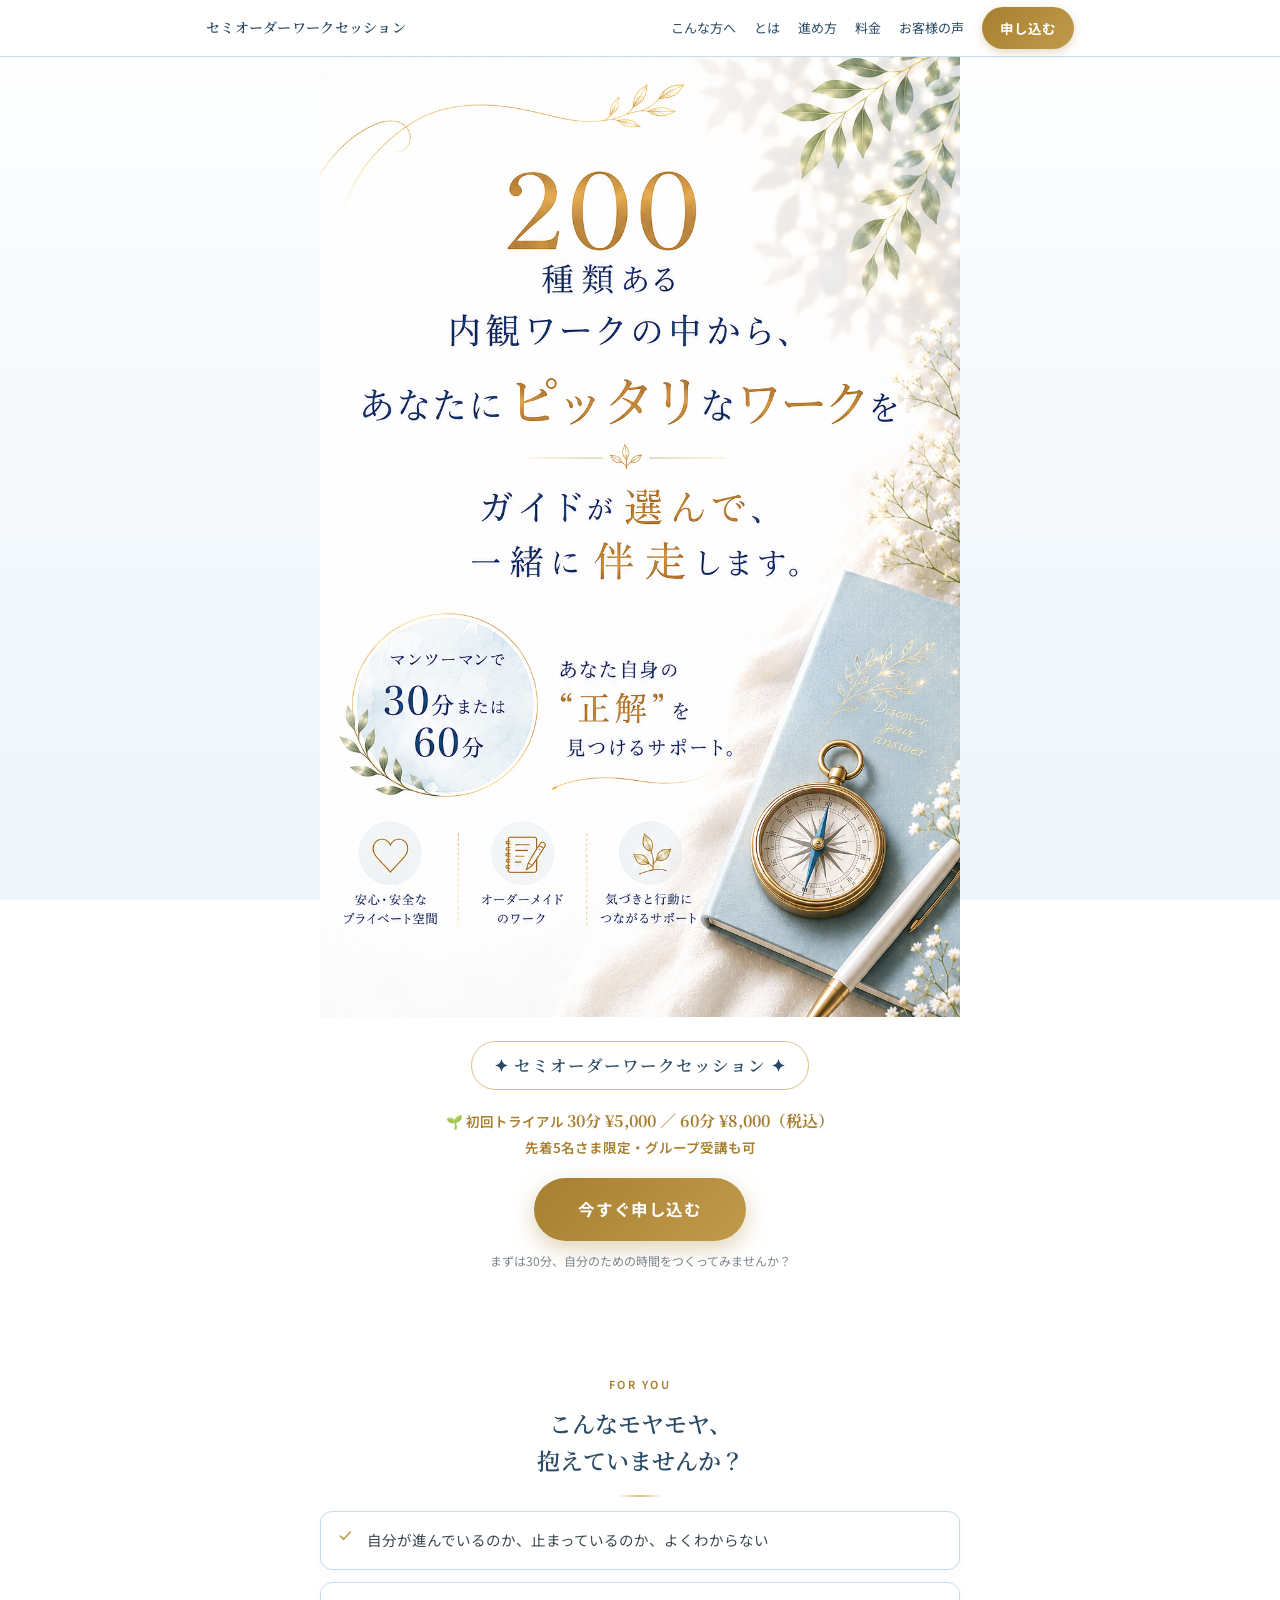
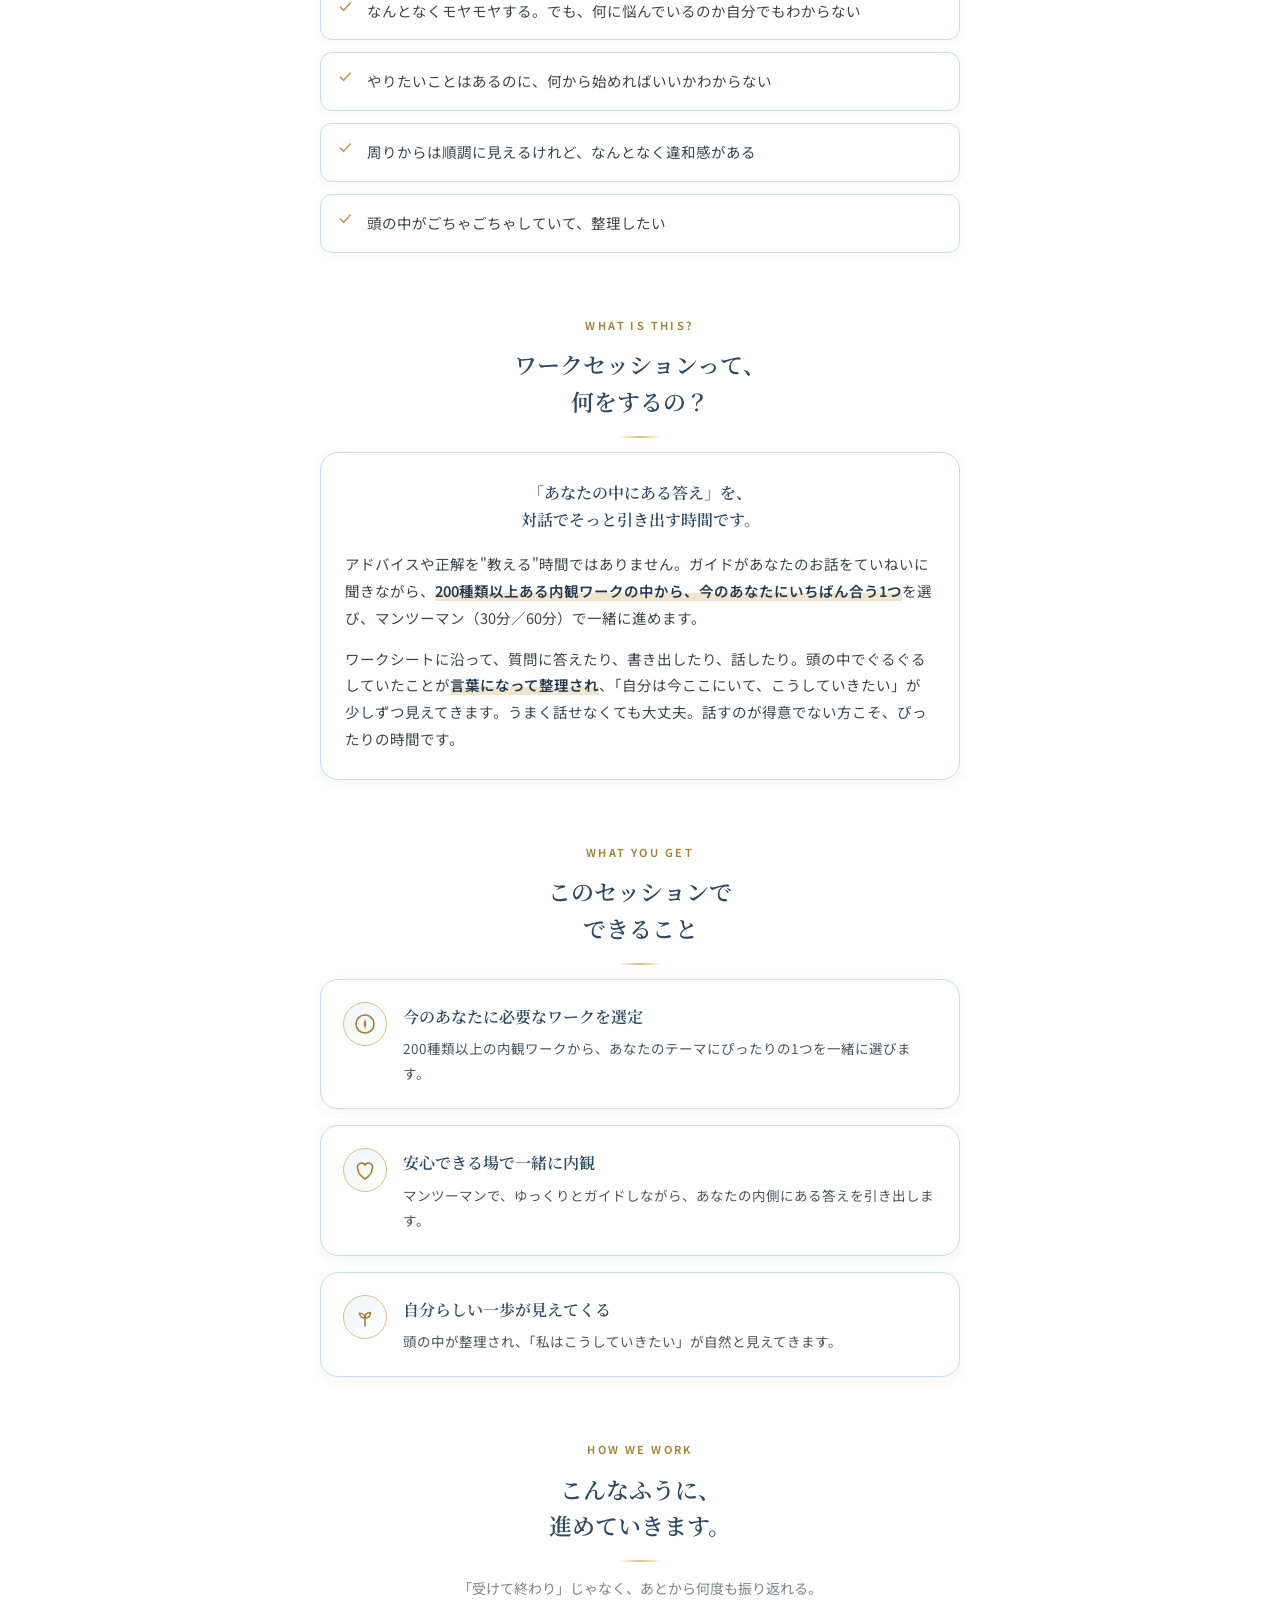
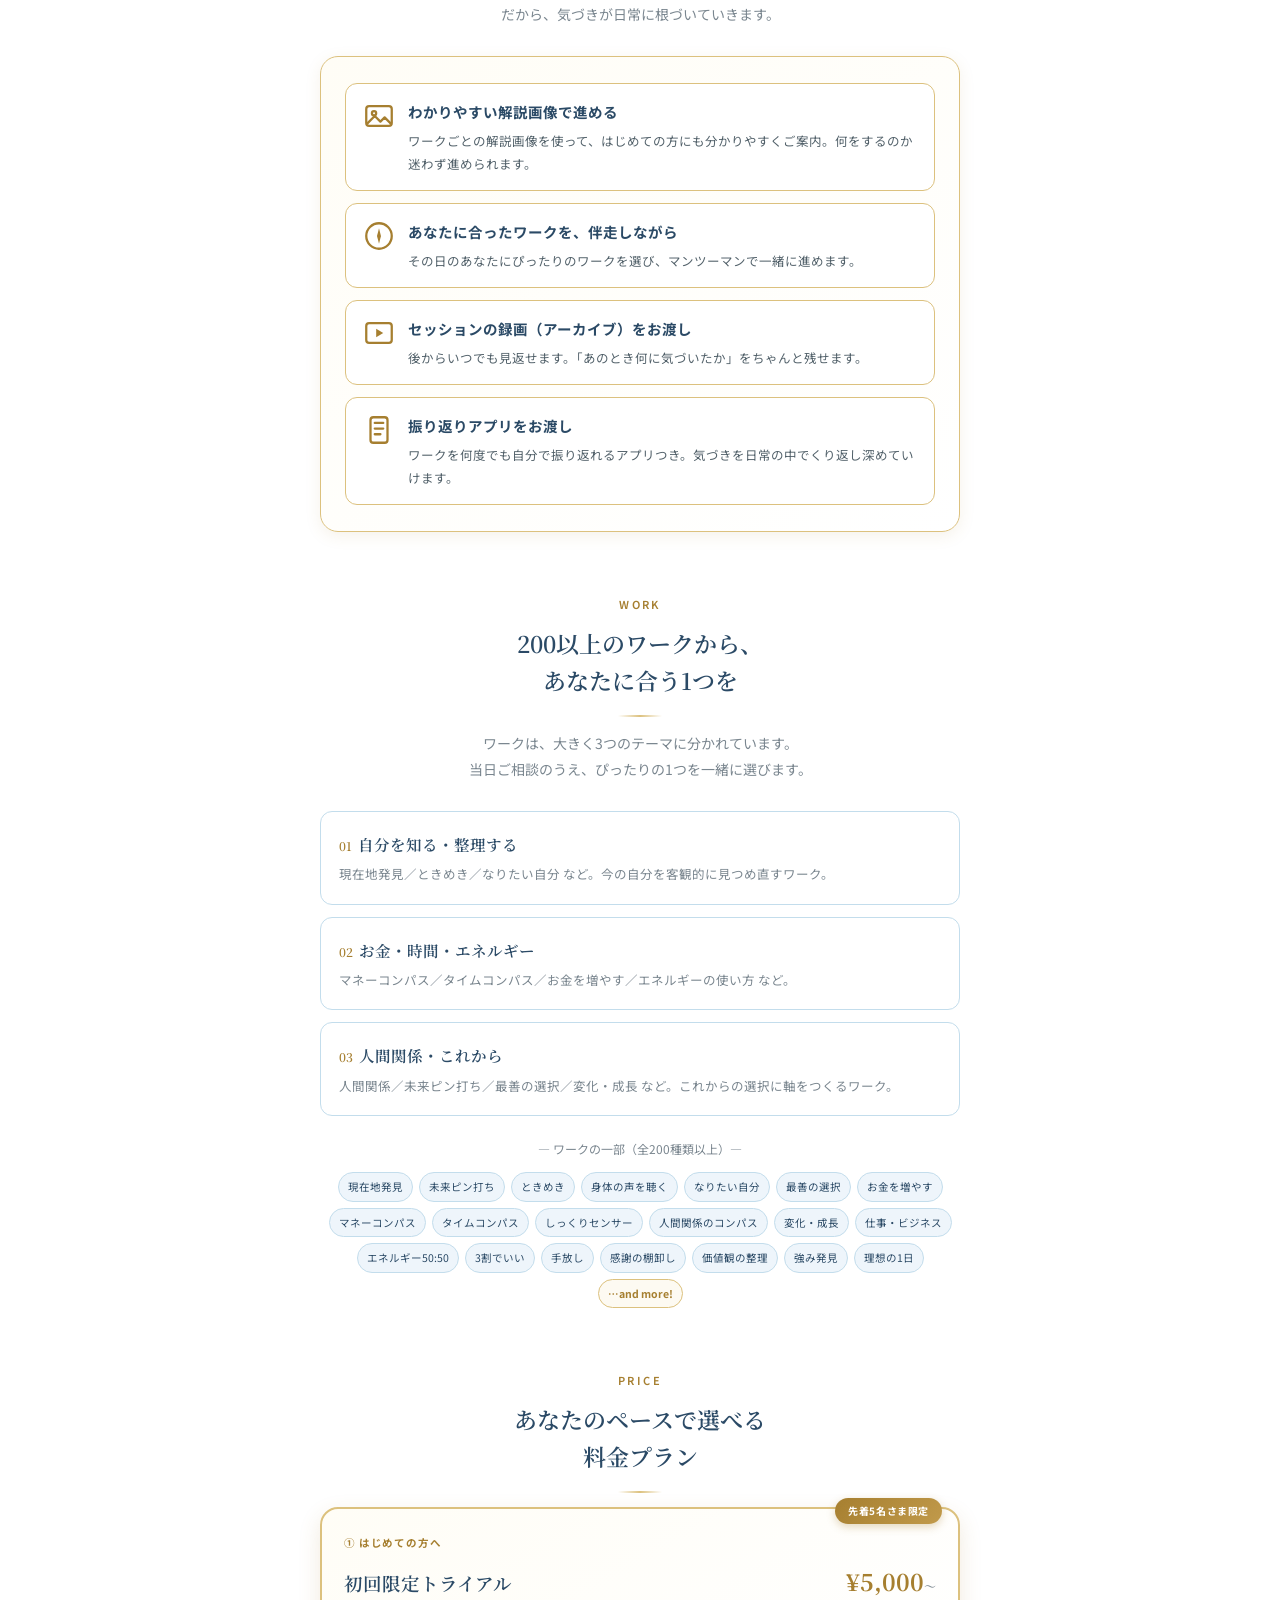
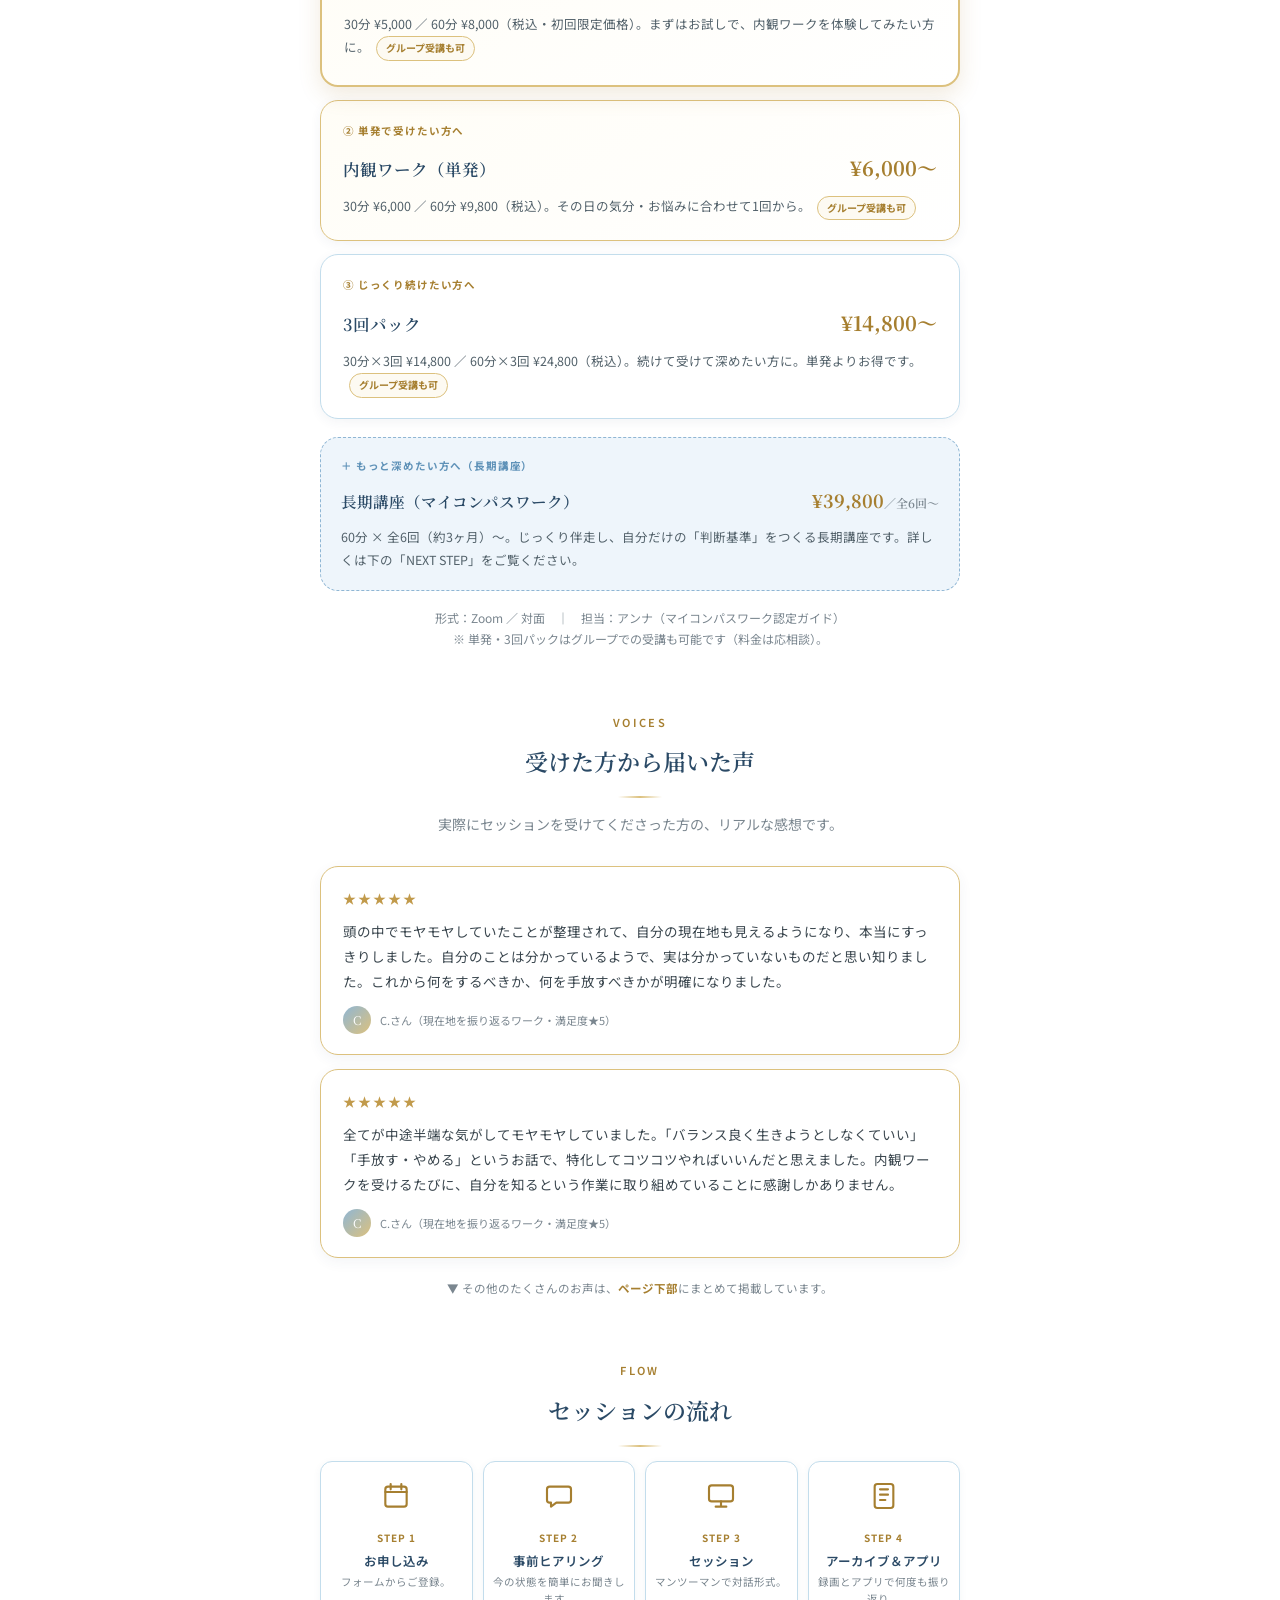
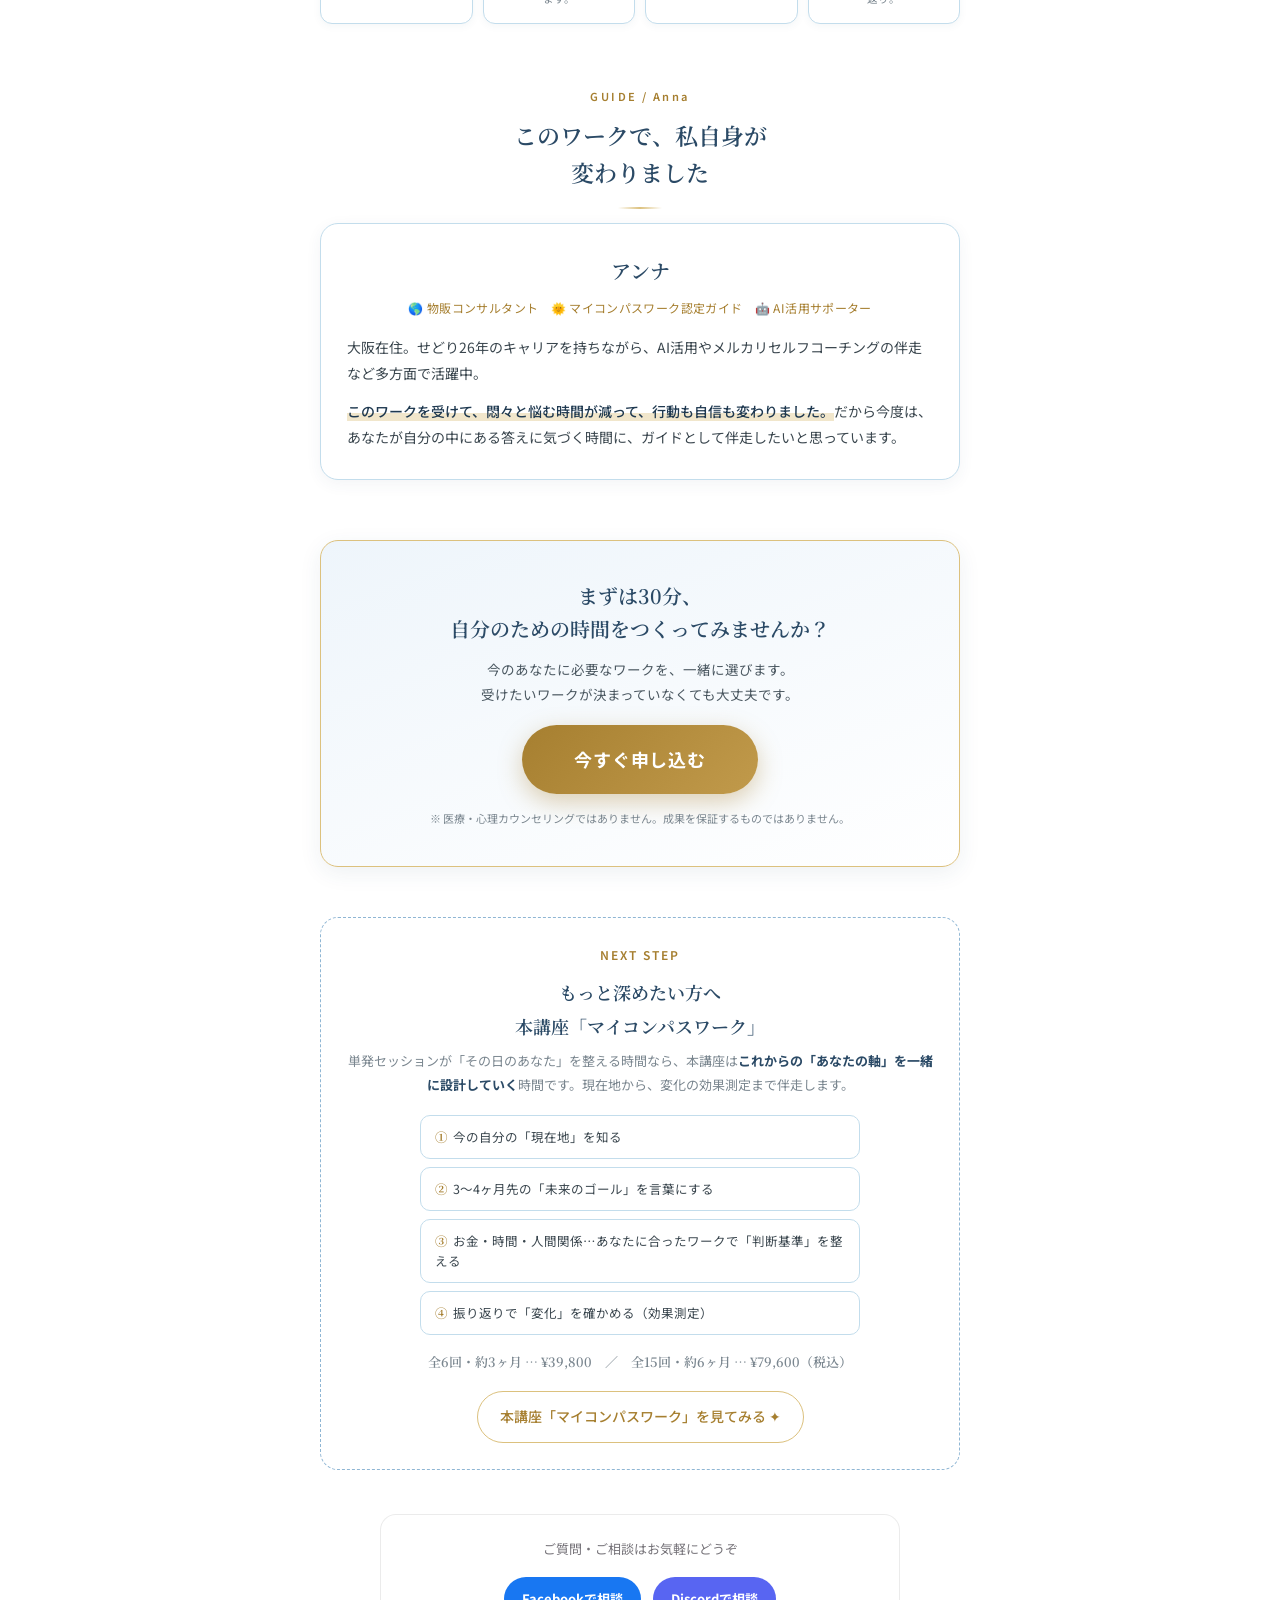
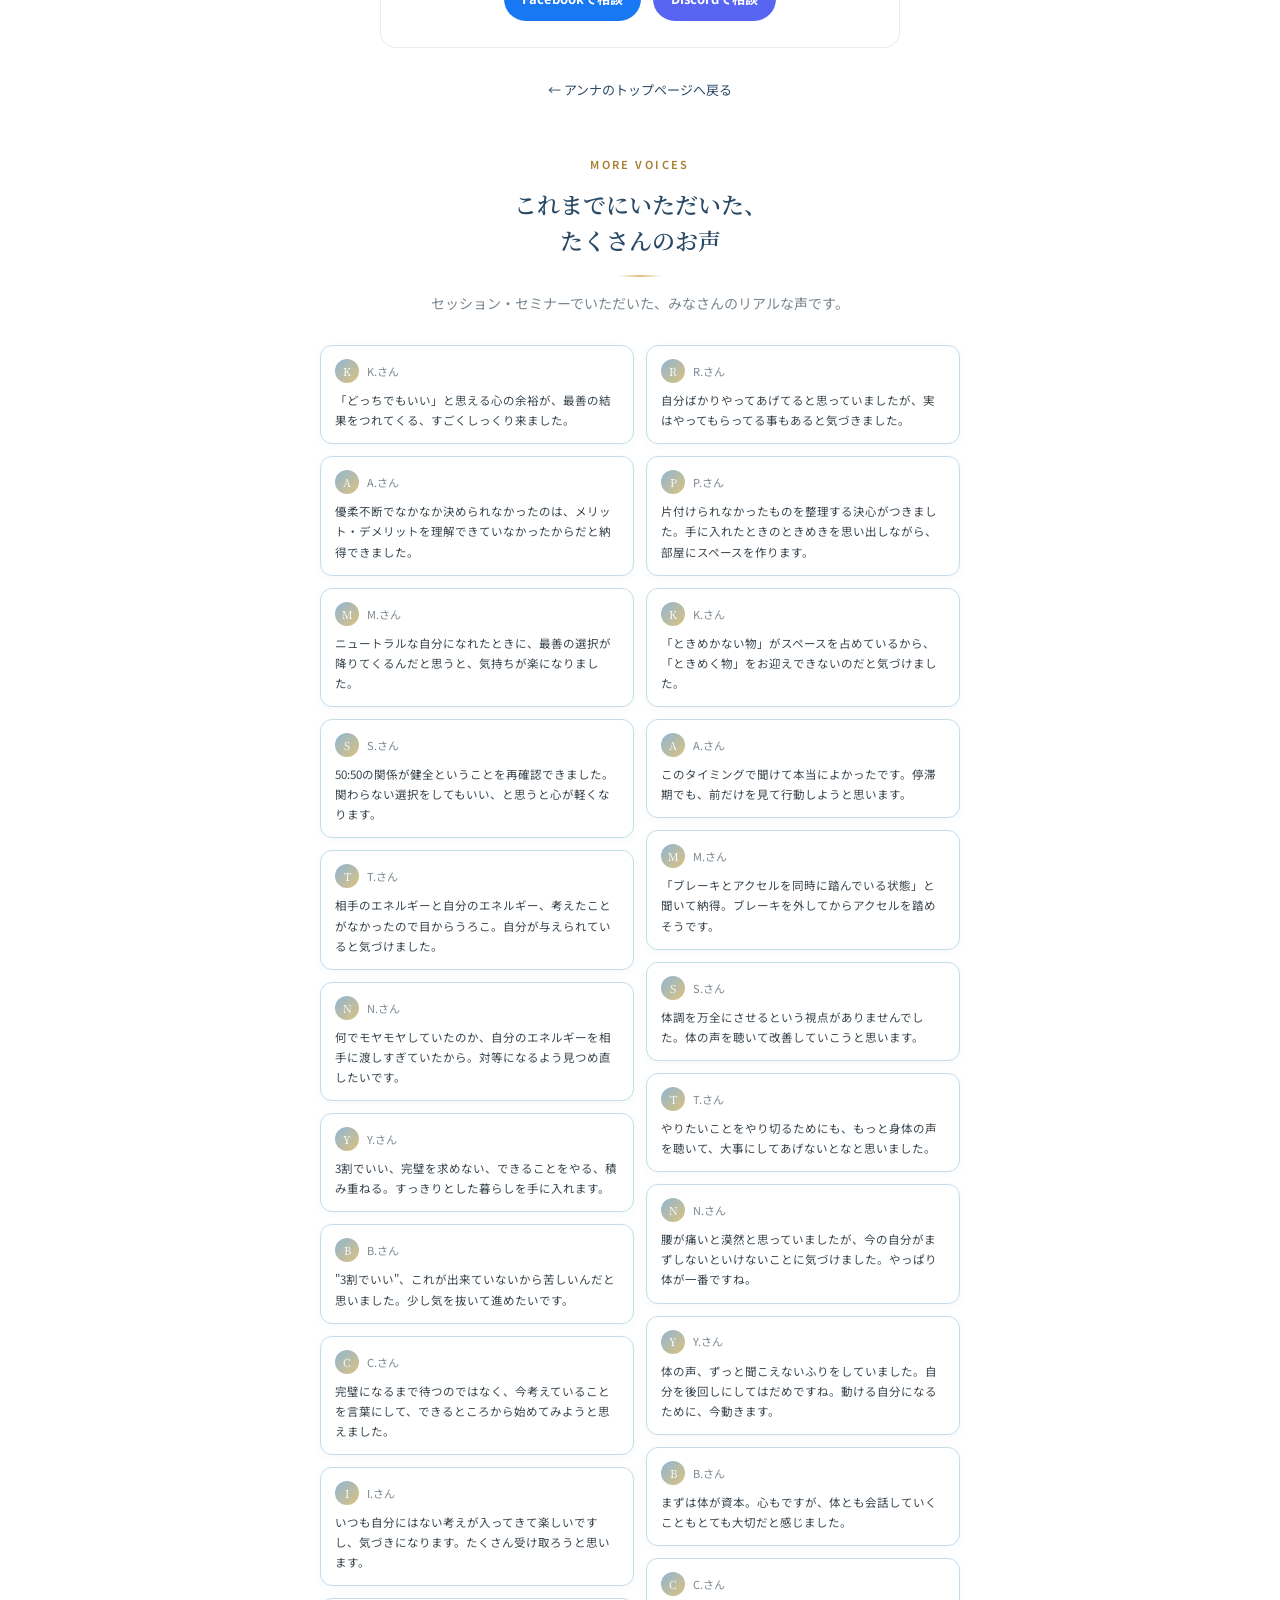
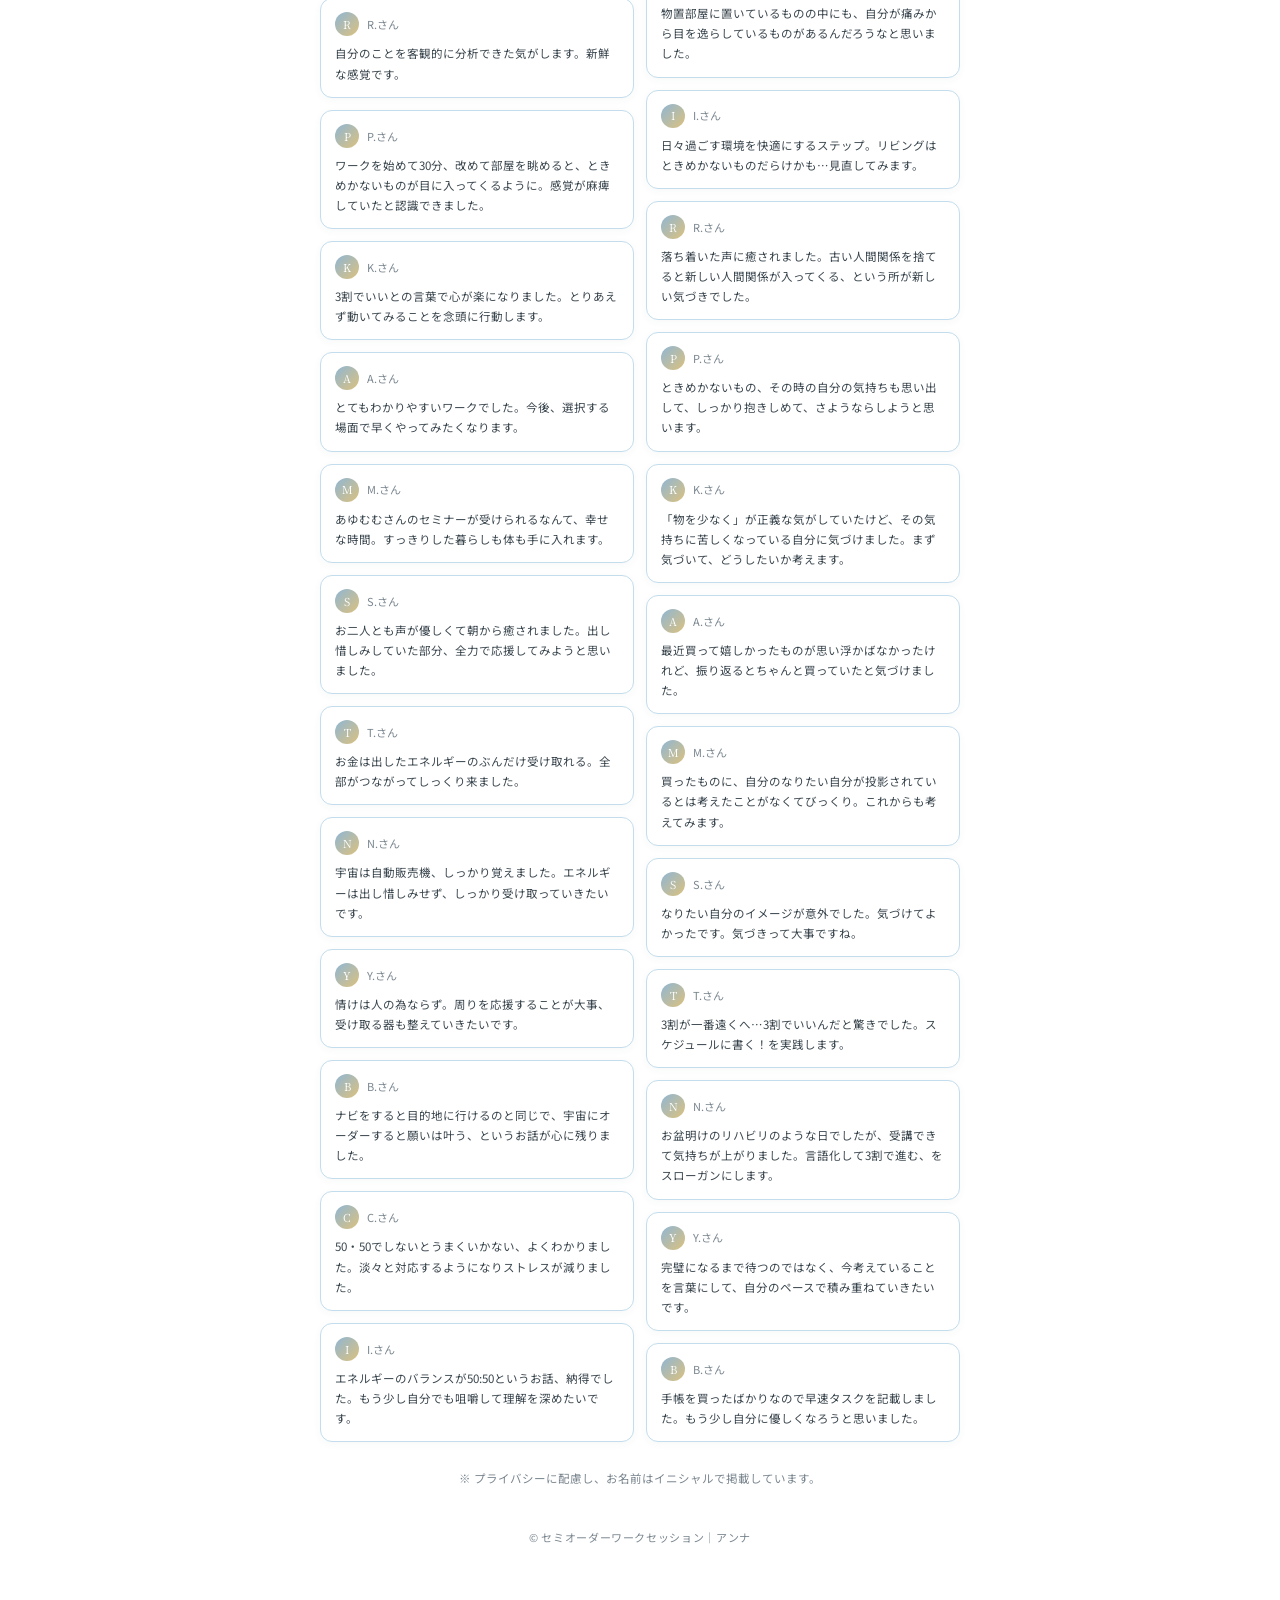
<file: taiken/index.html>
<!DOCTYPE html>
<html lang="ja">
<head>
<meta charset="UTF-8">
<meta name="viewport" content="width=device-width, initial-scale=1">
<title>セミオーダーワークセッション｜200の内観ワークから、あなたに合う1つを</title>
<meta name="description" content="200以上の内観ワークから、今のあなたにぴったりの1つを一緒に選ぶマンツーマンセッション。初回トライアル30分5,000円（先着5名）。単発・3回パック・本講座までご用意。">
<link rel="preconnect" href="https://fonts.googleapis.com">
<link rel="preconnect" href="https://fonts.gstatic.com" crossorigin>
<link href="https://fonts.googleapis.com/css2?family=Noto+Serif+JP:wght@400;500;600;700&family=Noto+Sans+JP:wght@400;500;700&display=swap" rel="stylesheet">
<style>
*,::before,::after{box-sizing:border-box;margin:0;padding:0}
:root{
  --navy:#2b4a66; --navy-deep:#1f3950;
  --blue:#5f92b8; --blue-soft:#8fb6d4; --blue-light:#c3ddec; --blue-pale:#eef5fb;
  --gold:#c19a4b; --gold-deep:#a67f30; --gold-soft:#dcc17e; --cream:#fdfaf2;
  --sage:#9db98f;
  --text:#3a464e; --text-sub:#7a868f; --white:#fff;
  --radius:18px; --radius-sm:12px; --header-h:56px;
}
html{scroll-behavior:smooth}
body{font-family:"Noto Sans JP",sans-serif;color:var(--text);line-height:1.85;-webkit-font-smoothing:antialiased;
  background:linear-gradient(180deg,#ffffff 0%,#f6fafd 40%,#eef5fb 100%);background-attachment:fixed}
.serif{font-family:"Noto Serif JP",serif}
img,svg{max-width:100%}

/* header */
.hdr{position:sticky;top:0;z-index:50;background:rgba(255,255,255,.9);backdrop-filter:blur(8px);border-bottom:1px solid var(--blue-light)}
.hdr-inner{max-width:900px;margin:0 auto;height:var(--header-h);display:flex;align-items:center;justify-content:space-between;padding:0 16px;gap:12px}
.hdr-brand{font-family:"Noto Serif JP",serif;font-size:14px;font-weight:600;color:var(--navy);white-space:nowrap;letter-spacing:.02em;min-width:0;overflow:hidden;text-overflow:ellipsis}
.hdr-nav{display:flex;gap:18px;margin-left:auto;margin-right:6px}
.hdr-nav a{font-size:13px;color:var(--navy);text-decoration:none;white-space:nowrap}
.hdr-nav a:hover{color:var(--gold-deep)}
.hdr-cta{flex:none;font-size:13.5px;font-weight:700;color:#fff;text-decoration:none;white-space:nowrap;background:linear-gradient(135deg,var(--gold-deep),var(--gold));padding:9px 18px;border-radius:999px;box-shadow:0 3px 10px rgba(166,127,48,.3)}
@media(max-width:760px){.hdr-nav{display:none}}

/* layout */
.lp{max-width:680px;margin:0 auto;padding:0 20px 90px}
section{padding-top:62px;scroll-margin-top:72px}
#apply{scroll-margin-top:72px}

/* hero */
.hero{position:relative;overflow:hidden;text-align:center;padding:0 0 40px}
.hero-img{display:block;width:100%;max-width:640px;margin:0 auto}
.hero-inner{position:relative;z-index:1;max-width:560px;margin:0 auto;padding:24px 22px 0}
.hero-name{display:inline-block;font-family:"Noto Serif JP",serif;font-size:16.5px;font-weight:600;color:var(--navy);letter-spacing:.06em;margin:0;padding:8px 22px;border:1px solid var(--gold-soft);border-radius:999px;background:var(--white)}
.hero-trial{margin-top:16px;font-size:13.5px;color:var(--gold-deep);font-weight:600}
.hero-trial b{font-family:"Noto Serif JP",serif;font-size:16px}
.hero-cta{display:inline-block;margin-top:18px;font-size:16.5px;font-weight:700;color:#fff;text-decoration:none;letter-spacing:.04em;background:linear-gradient(135deg,var(--gold-deep),var(--gold));padding:16px 44px;border-radius:999px;box-shadow:0 8px 22px rgba(166,127,48,.34);transition:filter .2s,transform .2s}
.hero-cta:hover{filter:brightness(1.07);transform:translateY(-2px)}
.hero-cta-sub{font-size:12px;color:var(--text-sub);margin-top:9px}

/* section head */
.sec-label{display:block;text-align:center;font-size:11px;letter-spacing:.22em;color:var(--gold-deep);font-weight:600;margin-bottom:12px}
.sec-title{font-family:"Noto Serif JP",serif;text-align:center;font-size:23px;font-weight:600;line-height:1.6;color:var(--navy);margin-bottom:14px}
.sec-title::after{content:"";display:block;width:44px;height:2px;margin:15px auto 0;background:linear-gradient(90deg,transparent,var(--gold-soft),transparent)}
.sec-lead{text-align:center;font-size:14px;color:var(--text-sub);margin-bottom:28px}

/* こんな方へ */
.checks{list-style:none;display:grid;gap:12px}
.checks li{background:var(--white);border:1px solid var(--blue-light);border-radius:var(--radius-sm);padding:15px 16px 15px 46px;position:relative;font-size:14.5px;box-shadow:0 2px 8px rgba(43,74,102,.04)}
.checks li::before{content:"";position:absolute;left:16px;top:16px;width:16px;height:16px;background:no-repeat center/contain url("data:image/svg+xml,%3Csvg xmlns='http://www.w3.org/2000/svg' viewBox='0 0 24 24' fill='none' stroke='%23c19a4b' stroke-width='2.4' stroke-linecap='round' stroke-linejoin='round'%3E%3Cpath d='M5 12l5 5L20 6'/%3E%3C/svg%3E")}

/* とは */
.about{background:var(--white);border:1px solid var(--blue-light);border-radius:var(--radius);padding:26px 24px;box-shadow:0 3px 12px rgba(43,74,102,.06)}
.about p{font-size:14.5px;color:#3a464e}
.about p+p{margin-top:14px}
.about .lead{font-family:"Noto Serif JP",serif;font-size:16px;color:var(--navy);font-weight:600;text-align:center;margin-bottom:18px;line-height:1.7}
.about .em{background:linear-gradient(transparent 62%,rgba(220,193,126,.4) 62%);font-weight:600;color:var(--navy-deep)}

/* できること */
.cando{display:grid;gap:16px}
.cando .c{background:var(--white);border:1px solid var(--blue-light);border-radius:var(--radius);padding:22px;box-shadow:0 3px 12px rgba(43,74,102,.06);display:flex;gap:16px;align-items:flex-start}
.cando .num{flex:none;width:44px;height:44px;border-radius:50%;background:linear-gradient(135deg,var(--blue-pale),#fff);border:1px solid var(--gold-soft);display:flex;align-items:center;justify-content:center;color:var(--gold-deep)}
.cando .num svg{width:24px;height:24px}
.cando h4{font-family:"Noto Serif JP",serif;font-size:16px;font-weight:600;color:var(--navy);margin-bottom:5px}
.cando p{font-size:13.5px;color:#4a5760}

/* 特典 */
.bonus{background:linear-gradient(150deg,#fffdf6,#fff);border:1.5px solid var(--gold-soft);border-radius:var(--radius);padding:26px 24px;box-shadow:0 4px 16px rgba(166,127,48,.1)}
.bonus .ribbon{display:inline-block;font-size:11px;font-weight:700;letter-spacing:.08em;color:#fff;background:linear-gradient(135deg,var(--gold-deep),var(--gold));padding:5px 14px;border-radius:999px}
.bonus h3{font-family:"Noto Serif JP",serif;font-size:18px;font-weight:600;color:var(--navy);margin:12px 0 14px;line-height:1.6}
.bonus-items{display:grid;gap:12px}
.bonus-item{display:flex;gap:12px;align-items:flex-start;background:var(--white);border:1px solid var(--gold-soft);border-radius:var(--radius-sm);padding:15px 16px}
.bonus-item .bi{flex:none;width:34px;height:34px;color:var(--gold-deep)}
.bonus-item h4{font-size:14.5px;font-weight:700;color:var(--navy);margin-bottom:3px}
.bonus-item p{font-size:12.5px;color:#52616a}

/* カテゴリー + タグ */
.cats{display:grid;gap:12px}
.cat{background:var(--white);border:1px solid var(--blue-light);border-radius:var(--radius-sm);padding:18px 18px}
.cat h4{font-family:"Noto Serif JP",serif;font-size:15.5px;font-weight:600;color:var(--navy);margin-bottom:4px}
.cat h4 .n{color:var(--gold-deep);font-size:12px;margin-right:6px}
.cat p{font-size:12.5px;color:var(--text-sub)}
.tagwall-title{text-align:center;font-size:12px;color:var(--text-sub);margin:22px 0 12px}
.tagwall{display:flex;flex-wrap:wrap;gap:6px;justify-content:center}
.tagwall span{font-size:10.5px;color:var(--navy);background:var(--blue-pale);border:1px solid var(--blue-light);border-radius:999px;padding:4px 9px}
.tagwall .more{background:var(--cream);border-color:var(--gold-soft);color:var(--gold-deep);font-weight:700}

/* 料金 松竹梅 */
.trialbox{background:linear-gradient(135deg,var(--gold-deep),var(--gold));color:#fff;border-radius:var(--radius);padding:22px 22px;text-align:center;box-shadow:0 6px 20px rgba(166,127,48,.28);margin-bottom:16px}
.trialbox .t{font-size:12px;letter-spacing:.1em;font-weight:600;opacity:.95}
.trialbox .p{font-family:"Noto Serif JP",serif;font-size:30px;font-weight:700;margin:4px 0}
.trialbox .p small{font-size:14px;font-weight:600}
.trialbox .n{font-size:12px;opacity:.95}
.plans{display:grid;gap:13px}
.plan{background:var(--white);border:1px solid var(--blue-light);border-radius:var(--radius);padding:20px 22px;box-shadow:0 3px 12px rgba(43,74,102,.06)}
.pstep{display:block;font-size:10.5px;letter-spacing:.08em;font-weight:700;color:var(--gold-deep);margin-bottom:9px}
.plan.pick{border:1.5px solid var(--gold-soft);background:linear-gradient(150deg,#fffdf6,#fff)}
.plan.trial{border:2px solid var(--gold-soft);background:linear-gradient(150deg,#fffdf6,#fff);box-shadow:0 8px 22px rgba(166,127,48,.16);position:relative;padding:24px 22px}
.plan.trial .ribbon{position:absolute;top:-11px;right:16px;font-size:10px;font-weight:700;color:#fff;background:linear-gradient(135deg,var(--gold-deep),var(--gold));padding:4px 13px;border-radius:999px;letter-spacing:.06em;box-shadow:0 3px 8px rgba(166,127,48,.3)}
.plan.trial .pname{font-size:18.5px}
.plan.trial .pprice{font-size:23px}
.plan-head{display:flex;justify-content:space-between;align-items:baseline;gap:10px}
.plan .rank{font-family:"Noto Serif JP",serif;font-size:13px;font-weight:700;color:var(--gold-deep)}
.plan .pname{font-family:"Noto Serif JP",serif;font-size:16.5px;font-weight:600;color:var(--navy)}
.plan .pprice{font-family:"Noto Serif JP",serif;font-size:20px;font-weight:700;color:var(--gold-deep);white-space:nowrap}
.plan .pprice small{font-size:12px;font-weight:600;color:var(--text-sub)}
.plan .pdesc{font-size:12.5px;color:#52616a;margin-top:8px}
.plan .badge{display:inline-block;font-size:10px;font-weight:700;color:var(--gold-deep);background:var(--cream);border:1px solid var(--gold-soft);border-radius:999px;padding:2px 9px;margin-left:6px;vertical-align:middle}
.plan-long{margin-top:18px;background:var(--blue-pale);border:1px dashed var(--blue-soft);border-radius:var(--radius);padding:18px 20px}
.plan-long .pstep{color:var(--blue)}
.plan-long .pname{font-family:"Noto Serif JP",serif;font-size:15.5px;font-weight:600;color:var(--navy)}
.plan-long .pprice{font-family:"Noto Serif JP",serif;font-size:18px;font-weight:700;color:var(--gold-deep);white-space:nowrap}
.plan-long .pprice small{font-size:12px;font-weight:600;color:var(--text-sub)}
.plan-long .pdesc{font-size:12.5px;color:#52616a;margin-top:8px}
.price-note{font-size:12px;color:var(--text-sub);text-align:center;margin-top:16px;line-height:1.8}

/* 声 */
.v-feat{display:grid;gap:14px;margin-bottom:20px}
.v-featcard{background:var(--white);border:1px solid var(--gold-soft);border-radius:var(--radius);padding:20px 22px;box-shadow:0 4px 14px rgba(43,74,102,.06)}
.v-featcard .stars{color:var(--gold);font-size:13px;letter-spacing:2px}
.v-featcard p{font-size:13.5px;color:#3a464e;margin-top:8px}
.v-featcard .who{display:flex;align-items:center;gap:9px;margin-top:12px}
.ini{width:28px;height:28px;border-radius:50%;background:linear-gradient(135deg,var(--blue-soft),var(--gold-soft));color:#fff;font-family:"Noto Serif JP",serif;font-size:12px;display:flex;align-items:center;justify-content:center;flex:none}
.av{width:26px;height:26px;border-radius:50%;flex:none;filter:blur(1.7px);background:radial-gradient(circle at 34% 30%,hsl(var(--h,210),60%,84%),hsl(var(--h,210),52%,50%) 78%,hsl(var(--h,210),50%,42%))}
.who .role{font-size:11px;color:var(--text-sub)}
.voices2{columns:2;column-gap:12px}
.v2{break-inside:avoid;background:var(--white);border:1px solid var(--blue-light);border-radius:12px;padding:13px 14px;margin-bottom:12px;box-shadow:0 2px 8px rgba(43,74,102,.04)}
.v2-head{display:flex;align-items:center;gap:8px;margin-bottom:7px}
.v2-head .ini{width:24px;height:24px;font-size:11px}
.v2 p{font-size:11.5px;color:#3a464e;line-height:1.75}
.voices-note{text-align:center;font-size:11.5px;color:var(--text-sub);margin-top:14px;line-height:1.8}
@media(max-width:520px){.voices2{columns:1}}

/* 流れ */
.flow{display:grid;grid-template-columns:repeat(4,1fr);gap:10px}
.flow .step{background:var(--white);border:1px solid var(--blue-light);border-radius:var(--radius-sm);padding:18px 8px 15px;text-align:center;box-shadow:0 2px 8px rgba(43,74,102,.05)}
.flow .step .ic{width:32px;height:32px;margin:0 auto 9px;color:var(--gold-deep)}
.flow .step .no{font-size:10px;letter-spacing:.1em;color:var(--gold-deep);font-weight:700;display:block;margin-bottom:4px}
.flow .step h4{font-size:12.5px;font-weight:600;color:var(--navy);margin-bottom:4px;line-height:1.5}
.flow .step p{font-size:10.5px;color:var(--text-sub);line-height:1.6}
@media(max-width:560px){.flow{grid-template-columns:1fr 1fr}}

/* ガイド */
.guide{background:var(--white);border:1px solid var(--blue-light);border-radius:var(--radius);padding:28px 26px;box-shadow:0 4px 16px rgba(43,74,102,.06)}
.guide .gname{font-family:"Noto Serif JP",serif;font-size:20px;font-weight:600;color:var(--navy);text-align:center}
.guide .grole{font-size:12px;color:var(--gold-deep);letter-spacing:.03em;margin:8px 0 16px;text-align:center}
.guide p{font-size:14px;color:#3a464e}
.guide p+p{margin-top:12px}
.guide .em{background:linear-gradient(transparent 62%,rgba(220,193,126,.4) 62%);font-weight:500;color:var(--navy-deep)}

/* buttons */
.cta-btn{display:inline-block;font-size:18px;font-weight:700;color:#fff;text-decoration:none;letter-spacing:.05em;background:linear-gradient(135deg,var(--gold-deep),var(--gold));padding:18px 52px;border-radius:999px;box-shadow:0 8px 24px rgba(166,127,48,.36);transition:filter .2s,transform .2s}
.cta-btn:hover{filter:brightness(1.07);transform:translateY(-2px)}
.cta{margin-top:60px;text-align:center;background:linear-gradient(160deg,var(--blue-pale),#fff);border:1.5px solid var(--gold-soft);border-radius:var(--radius);padding:38px 26px;box-shadow:0 6px 22px rgba(43,74,102,.08)}
.cta h2{font-family:"Noto Serif JP",serif;font-size:20px;font-weight:600;color:var(--navy);margin-bottom:12px;line-height:1.65}
.cta p{font-size:13.5px;color:#4a5760}
.cta .small{font-size:11px;color:var(--text-sub);margin-top:14px}
.cta .cta-btn{margin-top:18px}

/* next */
.next{margin-top:50px;background:var(--white);border:1px dashed var(--blue-soft);border-radius:var(--radius);padding:26px 24px;text-align:center}
.next .np{font-size:12px;letter-spacing:.16em;color:var(--gold-deep);font-weight:600;margin-bottom:10px}
.next h3{font-family:"Noto Serif JP",serif;font-size:18px;font-weight:600;color:var(--navy);margin-bottom:6px}
.next p{font-size:13px;color:var(--text-sub);margin-bottom:18px}
.next .btn-ghost{display:inline-block;font-size:14px;font-weight:500;color:var(--gold-deep);text-decoration:none;border:1.5px solid var(--gold-soft);border-radius:999px;padding:12px 22px}
.course-flow{text-align:left;max-width:440px;margin:16px auto 0;display:grid;gap:8px}
.course-flow div{background:var(--white);border:1px solid var(--blue-light);border-radius:10px;padding:11px 14px;font-size:12.5px;color:#3a464e;line-height:1.6}
.course-flow div b{color:var(--gold-deep);margin-right:5px;font-family:"Noto Serif JP",serif}
.course-price{font-family:"Noto Serif JP",serif;font-size:13.5px;color:var(--navy);margin:16px 0 18px;font-weight:600;line-height:1.7}

.consult{max-width:520px;margin:44px auto 0;text-align:center;padding:22px 20px;border:1px solid rgba(0,0,0,.08);border-radius:16px;background:rgba(255,255,255,.7)}
.consult .ct{font-size:13px;color:#77747a;margin-bottom:12px}
.consult a{display:inline-block;margin:4px;padding:10px 18px;border-radius:999px;color:#fff;text-decoration:none;font-size:13px;font-weight:700}
.backlink{display:block;text-align:center;margin-top:30px;font-size:13px;color:var(--navy);text-decoration:none}
footer{text-align:center;font-size:11px;color:var(--text-sub);margin-top:38px;letter-spacing:.06em}

/* sticky mobile CTA */
.mobile-cta{display:none}
@media(max-width:760px){
  .mobile-cta{display:block;position:fixed;left:0;right:0;bottom:0;z-index:60;padding:10px 14px;background:rgba(255,255,255,.95);backdrop-filter:blur(8px);border-top:1px solid var(--blue-light)}
  .mobile-cta a{display:block;text-align:center;font-size:16px;font-weight:700;color:#fff;text-decoration:none;background:linear-gradient(135deg,var(--gold-deep),var(--gold));padding:14px;border-radius:999px;box-shadow:0 4px 14px rgba(166,127,48,.36)}
  body{padding-bottom:74px}
}
@media(max-width:480px){.hero-inner{padding:22px 16px 0}.hero-name{font-size:15px;padding:7px 16px}.sec-title{font-size:20px}}
</style>
</head>
<body>

<!-- ヘッダー -->
<header class="hdr">
  <div class="hdr-inner">
    <span class="hdr-brand">セミオーダーワークセッション</span>
    <nav class="hdr-nav">
      <a href="#for-you">こんな方へ</a>
      <a href="#about">とは</a>
      <a href="#how">進め方</a>
      <a href="#price">料金</a>
      <a href="#voices">お客様の声</a>
    </nav>
    <a class="hdr-cta" href="https://docs.google.com/forms/d/1dMvPBOPBm_Hi8zE6y_ijYNaBF6X1nxOl84xRN9S77Wo/viewform" target="_blank" rel="noopener">申し込む</a>
  </div>
</header>

<!-- ヒーロー -->
<header class="hero">
  <img class="hero-img" src="hero.png" alt="200種類ある内観ワークの中から、あなたにピッタリなワークをガイドが選んで、一緒に伴走します。マンツーマンで30分または60分、あなた自身の正解を見つけるサポート。">
  <div class="hero-inner">
    <div class="hero-name">✦ セミオーダーワークセッション ✦</div>
    <p class="hero-trial">🌱 初回トライアル <b>30分 ¥5,000 ／ 60分 ¥8,000（税込）</b><br>先着5名さま限定・グループ受講も可</p>
    <a class="hero-cta" href="https://docs.google.com/forms/d/1dMvPBOPBm_Hi8zE6y_ijYNaBF6X1nxOl84xRN9S77Wo/viewform" target="_blank" rel="noopener">今すぐ申し込む</a>
    <p class="hero-cta-sub">まずは30分、自分のための時間をつくってみませんか？</p>
  </div>
</header>

<div class="lp">

  <!-- こんな方へ -->
  <section id="for-you">
    <span class="sec-label">FOR YOU</span>
    <h2 class="sec-title">こんなモヤモヤ、<br>抱えていませんか？</h2>
    <ul class="checks">
      <li>自分が進んでいるのか、止まっているのか、よくわからない</li>
      <li>なんとなくモヤモヤする。でも、何に悩んでいるのか自分でもわからない</li>
      <li>やりたいことはあるのに、何から始めればいいかわからない</li>
      <li>周りからは順調に見えるけれど、なんとなく違和感がある</li>
      <li>頭の中がごちゃごちゃしていて、整理したい</li>
    </ul>
  </section>

  <!-- ワークセッションとは -->
  <section id="about">
    <span class="sec-label">WHAT IS THIS?</span>
    <h2 class="sec-title">ワークセッションって、<br>何をするの？</h2>
    <div class="about">
      <p class="lead">「あなたの中にある答え」を、<br>対話でそっと引き出す時間です。</p>
      <p>アドバイスや正解を"教える"時間ではありません。ガイドがあなたのお話をていねいに聞きながら、<span class="em">200種類以上ある内観ワークの中から、今のあなたにいちばん合う1つ</span>を選び、マンツーマン（30分／60分）で一緒に進めます。</p>
      <p>ワークシートに沿って、質問に答えたり、書き出したり、話したり。頭の中でぐるぐるしていたことが<span class="em">言葉になって整理され</span>、「自分は今ここにいて、こうしていきたい」が少しずつ見えてきます。うまく話せなくても大丈夫。話すのが得意でない方こそ、ぴったりの時間です。</p>
    </div>
  </section>

  <!-- できること -->
  <section id="can">
    <span class="sec-label">WHAT YOU GET</span>
    <h2 class="sec-title">このセッションで<br>できること</h2>
    <div class="cando">
      <div class="c">
        <div class="num"><svg viewBox="0 0 24 24" fill="none" stroke="currentColor" stroke-width="1.6"><circle cx="12" cy="12" r="9"/><path d="M12 6.5 L13.4 12 L12 17.5 L10.6 12 Z" fill="currentColor" stroke="none"/></svg></div>
        <div><h4>今のあなたに必要なワークを選定</h4><p>200種類以上の内観ワークから、あなたのテーマにぴったりの1つを一緒に選びます。</p></div>
      </div>
      <div class="c">
        <div class="num"><svg viewBox="0 0 24 24" fill="none" stroke="currentColor" stroke-width="1.6" stroke-linecap="round" stroke-linejoin="round"><path d="M12 21s-7-4.5-7-9.8A3.7 3.7 0 0 1 12 7a3.7 3.7 0 0 1 7 4.2C19 16.5 12 21 12 21z"/></svg></div>
        <div><h4>安心できる場で一緒に内観</h4><p>マンツーマンで、ゆっくりとガイドしながら、あなたの内側にある答えを引き出します。</p></div>
      </div>
      <div class="c">
        <div class="num"><svg viewBox="0 0 24 24" fill="none" stroke="currentColor" stroke-width="1.6" stroke-linecap="round" stroke-linejoin="round"><path d="M12 21v-8"/><path d="M12 13c0-3.3 2.2-5.5 5.5-5.5C17.5 10.8 15.3 13 12 13z"/><path d="M12 13c0-2.8-2.2-4.8-5.5-4.8C6.5 11 8.7 13 12 13z"/></svg></div>
        <div><h4>自分らしい一歩が見えてくる</h4><p>頭の中が整理され、「私はこうしていきたい」が自然と見えてきます。</p></div>
      </div>
    </div>
  </section>

  <!-- 進め方 -->
  <section id="how">
    <span class="sec-label">HOW WE WORK</span>
    <h2 class="sec-title">こんなふうに、<br>進めていきます。</h2>
    <p class="sec-lead">「受けて終わり」じゃなく、あとから何度も振り返れる。<br>だから、気づきが日常に根づいていきます。</p>
    <div class="bonus">
      <div class="bonus-items">
        <div class="bonus-item">
          <svg class="bi" viewBox="0 0 24 24" fill="none" stroke="currentColor" stroke-width="1.6" stroke-linecap="round" stroke-linejoin="round"><rect x="3" y="5" width="18" height="14" rx="2"/><circle cx="8.5" cy="10" r="1.5"/><path d="M4 17l5-5 4 4 3-3 4 4"/></svg>
          <div><h4>わかりやすい解説画像で進める</h4><p>ワークごとの解説画像を使って、はじめての方にも分かりやすくご案内。何をするのか迷わず進められます。</p></div>
        </div>
        <div class="bonus-item">
          <svg class="bi" viewBox="0 0 24 24" fill="none" stroke="currentColor" stroke-width="1.6"><circle cx="12" cy="12" r="9"/><path d="M12 6.5 L13.4 12 L12 17.5 L10.6 12 Z" fill="currentColor" stroke="none"/></svg>
          <div><h4>あなたに合ったワークを、伴走しながら</h4><p>その日のあなたにぴったりのワークを選び、マンツーマンで一緒に進めます。</p></div>
        </div>
        <div class="bonus-item">
          <svg class="bi" viewBox="0 0 24 24" fill="none" stroke="currentColor" stroke-width="1.6" stroke-linecap="round" stroke-linejoin="round"><rect x="3" y="5" width="18" height="14" rx="2"/><path d="M10 9l5 3-5 3z" fill="currentColor" stroke="none"/></svg>
          <div><h4>セッションの録画（アーカイブ）をお渡し</h4><p>後からいつでも見返せます。「あのとき何に気づいたか」をちゃんと残せます。</p></div>
        </div>
        <div class="bonus-item">
          <svg class="bi" viewBox="0 0 24 24" fill="none" stroke="currentColor" stroke-width="1.6" stroke-linecap="round" stroke-linejoin="round"><rect x="6" y="3" width="12" height="18" rx="2"/><path d="M9 7h6M9 11h6M9 15h4"/></svg>
          <div><h4>振り返りアプリをお渡し</h4><p>ワークを何度でも自分で振り返れるアプリつき。気づきを日常の中でくり返し深めていけます。</p></div>
        </div>
      </div>
    </div>
  </section>

  <!-- ワークカテゴリー -->
  <section id="works">
    <span class="sec-label">WORK</span>
    <h2 class="sec-title">200以上のワークから、<br>あなたに合う1つを</h2>
    <p class="sec-lead">ワークは、大きく3つのテーマに分かれています。<br>当日ご相談のうえ、ぴったりの1つを一緒に選びます。</p>
    <div class="cats">
      <div class="cat"><h4><span class="n">01</span>自分を知る・整理する</h4><p>現在地発見／ときめき／なりたい自分 など。今の自分を客観的に見つめ直すワーク。</p></div>
      <div class="cat"><h4><span class="n">02</span>お金・時間・エネルギー</h4><p>マネーコンパス／タイムコンパス／お金を増やす／エネルギーの使い方 など。</p></div>
      <div class="cat"><h4><span class="n">03</span>人間関係・これから</h4><p>人間関係／未来ピン打ち／最善の選択／変化・成長 など。これからの選択に軸をつくるワーク。</p></div>
    </div>
    <p class="tagwall-title">— ワークの一部（全200種類以上）—</p>
    <div class="tagwall">
      <span>現在地発見</span><span>未来ピン打ち</span><span>ときめき</span><span>身体の声を聴く</span><span>なりたい自分</span><span>最善の選択</span><span>お金を増やす</span><span>マネーコンパス</span><span>タイムコンパス</span><span>しっくりセンサー</span><span>人間関係のコンパス</span><span>変化・成長</span><span>仕事・ビジネス</span><span>エネルギー50:50</span><span>3割でいい</span><span>手放し</span><span>感謝の棚卸し</span><span>価値観の整理</span><span>強み発見</span><span>理想の1日</span><span class="more">…and more!</span>
    </div>
  </section>

  <!-- 料金 -->
  <section id="price">
    <span class="sec-label">PRICE</span>
    <h2 class="sec-title">あなたのペースで選べる<br>料金プラン</h2>

    <div class="plans">
      <div class="plan trial">
        <span class="ribbon">先着5名さま限定</span>
        <div class="pstep">① はじめての方へ</div>
        <div class="plan-head"><div><span class="pname">初回限定トライアル</span></div><div class="pprice">¥5,000<small>〜</small></div></div>
        <p class="pdesc">30分 ¥5,000 ／ 60分 ¥8,000（税込・初回限定価格）。まずはお試しで、内観ワークを体験してみたい方に。<span class="badge">グループ受講も可</span></p>
      </div>
      <div class="plan pick">
        <div class="pstep">② 単発で受けたい方へ</div>
        <div class="plan-head"><div><span class="pname">内観ワーク（単発）</span></div><div class="pprice">¥6,000〜</div></div>
        <p class="pdesc">30分 ¥6,000 ／ 60分 ¥9,800（税込）。その日の気分・お悩みに合わせて1回から。<span class="badge">グループ受講も可</span></p>
      </div>
      <div class="plan">
        <div class="pstep">③ じっくり続けたい方へ</div>
        <div class="plan-head"><div><span class="pname">3回パック</span></div><div class="pprice">¥14,800〜</div></div>
        <p class="pdesc">30分×3回 ¥14,800 ／ 60分×3回 ¥24,800（税込）。続けて受けて深めたい方に。単発よりお得です。<span class="badge">グループ受講も可</span></p>
      </div>
    </div>

    <div class="plan-long">
      <div class="pstep">＋ もっと深めたい方へ（長期講座）</div>
      <div class="plan-head"><div><span class="pname">長期講座（マイコンパスワーク）</span></div><div class="pprice">¥39,800<small>／全6回〜</small></div></div>
      <p class="pdesc">60分 × 全6回（約3ヶ月）〜。じっくり伴走し、自分だけの「判断基準」をつくる長期講座です。詳しくは下の「NEXT STEP」をご覧ください。</p>
    </div>

    <p class="price-note">形式：Zoom ／ 対面　｜　担当：アンナ（マイコンパスワーク認定ガイド）<br>※ 単発・3回パックはグループでの受講も可能です（料金は応相談）。</p>
  </section>

  <!-- お客様の声 -->
  <section id="voices">
    <span class="sec-label">VOICES</span>
    <h2 class="sec-title">受けた方から届いた声</h2>
    <p class="sec-lead">実際にセッションを受けてくださった方の、リアルな感想です。</p>

    <div class="v-feat">
      <div class="v-featcard">
        <div class="stars">★★★★★</div>
        <p>頭の中でモヤモヤしていたことが整理されて、自分の現在地も見えるようになり、本当にすっきりしました。自分のことは分かっているようで、実は分かっていないものだと思い知りました。これから何をするべきか、何を手放すべきかが明確になりました。</p>
        <div class="who"><span class="ini">C</span><span class="role">C.さん（現在地を振り返るワーク・満足度★5）</span></div>
      </div>
      <div class="v-featcard">
        <div class="stars">★★★★★</div>
        <p>全てが中途半端な気がしてモヤモヤしていました。「バランス良く生きようとしなくていい」「手放す・やめる」というお話で、特化してコツコツやればいいんだと思えました。内観ワークを受けるたびに、自分を知るという作業に取り組めていることに感謝しかありません。</p>
        <div class="who"><span class="ini">C</span><span class="role">C.さん（現在地を振り返るワーク・満足度★5）</span></div>
      </div>
    </div>

    <p class="voices-note" style="margin-top:8px">▼ その他のたくさんのお声は、<a href="#more-voices" style="color:var(--gold-deep);font-weight:700;text-decoration:none">ページ下部</a>にまとめて掲載しています。</p>
  </section>

  <!-- 流れ -->
  <section id="flow">
    <span class="sec-label">FLOW</span>
    <h2 class="sec-title">セッションの流れ</h2>
    <div class="flow">
      <div class="step"><svg class="ic" viewBox="0 0 24 24" fill="none" stroke="currentColor" stroke-width="1.6" stroke-linecap="round" stroke-linejoin="round"><rect x="4" y="5" width="16" height="15" rx="2"/><path d="M4 9h16M8 3v4M16 3v4"/></svg><span class="no">STEP 1</span><h4>お申し込み</h4><p>フォームからご登録。</p></div>
      <div class="step"><svg class="ic" viewBox="0 0 24 24" fill="none" stroke="currentColor" stroke-width="1.6" stroke-linecap="round" stroke-linejoin="round"><path d="M5 5h14a2 2 0 0 1 2 2v8a2 2 0 0 1-2 2H10l-4 3v-3H5a2 2 0 0 1-2-2V7a2 2 0 0 1 2-2z"/></svg><span class="no">STEP 2</span><h4>事前ヒアリング</h4><p>今の状態を簡単にお聞きします。</p></div>
      <div class="step"><svg class="ic" viewBox="0 0 24 24" fill="none" stroke="currentColor" stroke-width="1.6" stroke-linecap="round" stroke-linejoin="round"><rect x="3" y="4" width="18" height="12" rx="2"/><path d="M8 20h8M12 16v4"/></svg><span class="no">STEP 3</span><h4>セッション</h4><p>マンツーマンで対話形式。</p></div>
      <div class="step"><svg class="ic" viewBox="0 0 24 24" fill="none" stroke="currentColor" stroke-width="1.6" stroke-linecap="round" stroke-linejoin="round"><rect x="5" y="3" width="14" height="18" rx="2"/><path d="M9 7h6M9 11h6M9 15h4"/></svg><span class="no">STEP 4</span><h4>アーカイブ＆アプリ</h4><p>録画とアプリで何度も振り返り。</p></div>
    </div>
  </section>

  <!-- ガイド -->
  <section id="guide">
    <span class="sec-label">GUIDE / Anna</span>
    <h2 class="sec-title">このワークで、私自身が<br>変わりました</h2>
    <div class="guide">
      <div class="gname">アンナ</div>
      <div class="grole">🌎 物販コンサルタント　🌞 マイコンパスワーク認定ガイド　🤖 AI活用サポーター</div>
      <p>大阪在住。せどり26年のキャリアを持ちながら、AI活用やメルカリセルフコーチングの伴走など多方面で活躍中。</p>
      <p><span class="em">このワークを受けて、悶々と悩む時間が減って、行動も自信も変わりました。</span>だから今度は、あなたが自分の中にある答えに気づく時間に、ガイドとして伴走したいと思っています。</p>
    </div>
  </section>

  <!-- 申込 CTA -->
  <div class="cta" id="apply">
    <h2>まずは30分、<br>自分のための時間をつくってみませんか？</h2>
    <p>今のあなたに必要なワークを、一緒に選びます。<br>受けたいワークが決まっていなくても大丈夫です。</p>
    <a class="cta-btn" href="https://docs.google.com/forms/d/1dMvPBOPBm_Hi8zE6y_ijYNaBF6X1nxOl84xRN9S77Wo/viewform" target="_blank" rel="noopener">今すぐ申し込む</a>
    <p class="small">※ 医療・心理カウンセリングではありません。成果を保証するものではありません。</p>
  </div>

  <!-- 本講座 -->
  <div class="next">
    <div class="np">NEXT STEP</div>
    <h3>もっと深めたい方へ<br>本講座「マイコンパスワーク」</h3>
    <p>単発セッションが「その日のあなた」を整える時間なら、本講座は<strong style="color:var(--navy)">これからの「あなたの軸」を一緒に設計していく</strong>時間です。現在地から、変化の効果測定まで伴走します。</p>
    <div class="course-flow">
      <div><b>①</b>今の自分の「現在地」を知る</div>
      <div><b>②</b>3〜4ヶ月先の「未来のゴール」を言葉にする</div>
      <div><b>③</b>お金・時間・人間関係…あなたに合ったワークで「判断基準」を整える</div>
      <div><b>④</b>振り返りで「変化」を確かめる（効果測定）</div>
    </div>
    <p class="course-price">全6回・約3ヶ月 … ¥39,800　／　全15回・約6ヶ月 … ¥79,600（税込）</p>
    <a class="btn-ghost" href="https://annakanayama.github.io/mycompass-lp/" target="_blank" rel="noopener">本講座「マイコンパスワーク」を見てみる ✦</a>
  </div>

  <!-- 相談 -->
  <div class="consult">
    <div class="ct">ご質問・ご相談はお気軽にどうぞ</div>
    <a href="https://www.facebook.com/profile.php?id=1349326636" target="_blank" rel="noopener" style="background:#1877F2">Facebookで相談</a>
    <a href="https://discord.com/users/949023062278410319" target="_blank" rel="noopener" style="background:#5865F2">Discordで相談</a>
  </div>

  <a class="backlink" href="../">← アンナのトップページへ戻る</a>

  <section id="more-voices" style="padding-top:52px">
    <span class="sec-label">MORE VOICES</span>
    <h2 class="sec-title">これまでにいただいた、<br>たくさんのお声</h2>
    <p class="sec-lead">セッション・セミナーでいただいた、みなさんのリアルな声です。</p>
    <div class="voices2"><div class="v2"><div class="v2-head"><span class="ini">K</span><span class="role" style="font-size:11px;color:#7a868f">K.さん</span></div><p>「どっちでもいい」と思える心の余裕が、最善の結果をつれてくる、すごくしっくり来ました。</p></div><div class="v2"><div class="v2-head"><span class="ini">A</span><span class="role" style="font-size:11px;color:#7a868f">A.さん</span></div><p>優柔不断でなかなか決められなかったのは、メリット・デメリットを理解できていなかったからだと納得できました。</p></div><div class="v2"><div class="v2-head"><span class="ini">M</span><span class="role" style="font-size:11px;color:#7a868f">M.さん</span></div><p>ニュートラルな自分になれたときに、最善の選択が降りてくるんだと思うと、気持ちが楽になりました。</p></div><div class="v2"><div class="v2-head"><span class="ini">S</span><span class="role" style="font-size:11px;color:#7a868f">S.さん</span></div><p>50:50の関係が健全ということを再確認できました。関わらない選択をしてもいい、と思うと心が軽くなります。</p></div><div class="v2"><div class="v2-head"><span class="ini">T</span><span class="role" style="font-size:11px;color:#7a868f">T.さん</span></div><p>相手のエネルギーと自分のエネルギー、考えたことがなかったので目からうろこ。自分が与えられていると気づけました。</p></div><div class="v2"><div class="v2-head"><span class="ini">N</span><span class="role" style="font-size:11px;color:#7a868f">N.さん</span></div><p>何でモヤモヤしていたのか、自分のエネルギーを相手に渡しすぎていたから。対等になるよう見つめ直したいです。</p></div><div class="v2"><div class="v2-head"><span class="ini">Y</span><span class="role" style="font-size:11px;color:#7a868f">Y.さん</span></div><p>3割でいい、完璧を求めない、できることをやる、積み重ねる。すっきりとした暮らしを手に入れます。</p></div><div class="v2"><div class="v2-head"><span class="ini">B</span><span class="role" style="font-size:11px;color:#7a868f">B.さん</span></div><p>"3割でいい"、これが出来ていないから苦しいんだと思いました。少し気を抜いて進めたいです。</p></div><div class="v2"><div class="v2-head"><span class="ini">C</span><span class="role" style="font-size:11px;color:#7a868f">C.さん</span></div><p>完璧になるまで待つのではなく、今考えていることを言葉にして、できるところから始めてみようと思えました。</p></div><div class="v2"><div class="v2-head"><span class="ini">I</span><span class="role" style="font-size:11px;color:#7a868f">I.さん</span></div><p>いつも自分にはない考えが入ってきて楽しいですし、気づきになります。たくさん受け取ろうと思います。</p></div><div class="v2"><div class="v2-head"><span class="ini">R</span><span class="role" style="font-size:11px;color:#7a868f">R.さん</span></div><p>自分のことを客観的に分析できた気がします。新鮮な感覚です。</p></div><div class="v2"><div class="v2-head"><span class="ini">P</span><span class="role" style="font-size:11px;color:#7a868f">P.さん</span></div><p>ワークを始めて30分、改めて部屋を眺めると、ときめかないものが目に入ってくるように。感覚が麻痺していたと認識できました。</p></div><div class="v2"><div class="v2-head"><span class="ini">K</span><span class="role" style="font-size:11px;color:#7a868f">K.さん</span></div><p>3割でいいとの言葉で心が楽になりました。とりあえず動いてみることを念頭に行動します。</p></div><div class="v2"><div class="v2-head"><span class="ini">A</span><span class="role" style="font-size:11px;color:#7a868f">A.さん</span></div><p>とてもわかりやすいワークでした。今後、選択する場面で早くやってみたくなります。</p></div><div class="v2"><div class="v2-head"><span class="ini">M</span><span class="role" style="font-size:11px;color:#7a868f">M.さん</span></div><p>あゆむむさんのセミナーが受けられるなんて、幸せな時間。すっきりした暮らしも体も手に入れます。</p></div><div class="v2"><div class="v2-head"><span class="ini">S</span><span class="role" style="font-size:11px;color:#7a868f">S.さん</span></div><p>お二人とも声が優しくて朝から癒されました。出し惜しみしていた部分、全力で応援してみようと思いました。</p></div><div class="v2"><div class="v2-head"><span class="ini">T</span><span class="role" style="font-size:11px;color:#7a868f">T.さん</span></div><p>お金は出したエネルギーのぶんだけ受け取れる。全部がつながってしっくり来ました。</p></div><div class="v2"><div class="v2-head"><span class="ini">N</span><span class="role" style="font-size:11px;color:#7a868f">N.さん</span></div><p>宇宙は自動販売機、しっかり覚えました。エネルギーは出し惜しみせず、しっかり受け取っていきたいです。</p></div><div class="v2"><div class="v2-head"><span class="ini">Y</span><span class="role" style="font-size:11px;color:#7a868f">Y.さん</span></div><p>情けは人の為ならず。周りを応援することが大事、受け取る器も整えていきたいです。</p></div><div class="v2"><div class="v2-head"><span class="ini">B</span><span class="role" style="font-size:11px;color:#7a868f">B.さん</span></div><p>ナビをすると目的地に行けるのと同じで、宇宙にオーダーすると願いは叶う、というお話が心に残りました。</p></div><div class="v2"><div class="v2-head"><span class="ini">C</span><span class="role" style="font-size:11px;color:#7a868f">C.さん</span></div><p>50・50でしないとうまくいかない、よくわかりました。淡々と対応するようになりストレスが減りました。</p></div><div class="v2"><div class="v2-head"><span class="ini">I</span><span class="role" style="font-size:11px;color:#7a868f">I.さん</span></div><p>エネルギーのバランスが50:50というお話、納得でした。もう少し自分でも咀嚼して理解を深めたいです。</p></div><div class="v2"><div class="v2-head"><span class="ini">R</span><span class="role" style="font-size:11px;color:#7a868f">R.さん</span></div><p>自分ばかりやってあげてると思っていましたが、実はやってもらってる事もあると気づきました。</p></div><div class="v2"><div class="v2-head"><span class="ini">P</span><span class="role" style="font-size:11px;color:#7a868f">P.さん</span></div><p>片付けられなかったものを整理する決心がつきました。手に入れたときのときめきを思い出しながら、部屋にスペースを作ります。</p></div><div class="v2"><div class="v2-head"><span class="ini">K</span><span class="role" style="font-size:11px;color:#7a868f">K.さん</span></div><p>「ときめかない物」がスペースを占めているから、「ときめく物」をお迎えできないのだと気づけました。</p></div><div class="v2"><div class="v2-head"><span class="ini">A</span><span class="role" style="font-size:11px;color:#7a868f">A.さん</span></div><p>このタイミングで聞けて本当によかったです。停滞期でも、前だけを見て行動しようと思います。</p></div><div class="v2"><div class="v2-head"><span class="ini">M</span><span class="role" style="font-size:11px;color:#7a868f">M.さん</span></div><p>「ブレーキとアクセルを同時に踏んでいる状態」と聞いて納得。ブレーキを外してからアクセルを踏めそうです。</p></div><div class="v2"><div class="v2-head"><span class="ini">S</span><span class="role" style="font-size:11px;color:#7a868f">S.さん</span></div><p>体調を万全にさせるという視点がありませんでした。体の声を聴いて改善していこうと思います。</p></div><div class="v2"><div class="v2-head"><span class="ini">T</span><span class="role" style="font-size:11px;color:#7a868f">T.さん</span></div><p>やりたいことをやり切るためにも、もっと身体の声を聴いて、大事にしてあげないとなと思いました。</p></div><div class="v2"><div class="v2-head"><span class="ini">N</span><span class="role" style="font-size:11px;color:#7a868f">N.さん</span></div><p>腰が痛いと漠然と思っていましたが、今の自分がまずしないといけないことに気づけました。やっぱり体が一番ですね。</p></div><div class="v2"><div class="v2-head"><span class="ini">Y</span><span class="role" style="font-size:11px;color:#7a868f">Y.さん</span></div><p>体の声、ずっと聞こえないふりをしていました。自分を後回しにしてはだめですね。動ける自分になるために、今動きます。</p></div><div class="v2"><div class="v2-head"><span class="ini">B</span><span class="role" style="font-size:11px;color:#7a868f">B.さん</span></div><p>まずは体が資本。心もですが、体とも会話していくこともとても大切だと感じました。</p></div><div class="v2"><div class="v2-head"><span class="ini">C</span><span class="role" style="font-size:11px;color:#7a868f">C.さん</span></div><p>物置部屋に置いているものの中にも、自分が痛みから目を逸らしているものがあるんだろうなと思いました。</p></div><div class="v2"><div class="v2-head"><span class="ini">I</span><span class="role" style="font-size:11px;color:#7a868f">I.さん</span></div><p>日々過ごす環境を快適にするステップ。リビングはときめかないものだらけかも…見直してみます。</p></div><div class="v2"><div class="v2-head"><span class="ini">R</span><span class="role" style="font-size:11px;color:#7a868f">R.さん</span></div><p>落ち着いた声に癒されました。古い人間関係を捨てると新しい人間関係が入ってくる、という所が新しい気づきでした。</p></div><div class="v2"><div class="v2-head"><span class="ini">P</span><span class="role" style="font-size:11px;color:#7a868f">P.さん</span></div><p>ときめかないもの、その時の自分の気持ちも思い出して、しっかり抱きしめて、さようならしようと思います。</p></div><div class="v2"><div class="v2-head"><span class="ini">K</span><span class="role" style="font-size:11px;color:#7a868f">K.さん</span></div><p>「物を少なく」が正義な気がしていたけど、その気持ちに苦しくなっている自分に気づけました。まず気づいて、どうしたいか考えます。</p></div><div class="v2"><div class="v2-head"><span class="ini">A</span><span class="role" style="font-size:11px;color:#7a868f">A.さん</span></div><p>最近買って嬉しかったものが思い浮かばなかったけれど、振り返るとちゃんと買っていたと気づけました。</p></div><div class="v2"><div class="v2-head"><span class="ini">M</span><span class="role" style="font-size:11px;color:#7a868f">M.さん</span></div><p>買ったものに、自分のなりたい自分が投影されているとは考えたことがなくてびっくり。これからも考えてみます。</p></div><div class="v2"><div class="v2-head"><span class="ini">S</span><span class="role" style="font-size:11px;color:#7a868f">S.さん</span></div><p>なりたい自分のイメージが意外でした。気づけてよかったです。気づきって大事ですね。</p></div><div class="v2"><div class="v2-head"><span class="ini">T</span><span class="role" style="font-size:11px;color:#7a868f">T.さん</span></div><p>3割が一番遠くへ…3割でいいんだと驚きでした。スケジュールに書く！を実践します。</p></div><div class="v2"><div class="v2-head"><span class="ini">N</span><span class="role" style="font-size:11px;color:#7a868f">N.さん</span></div><p>お盆明けのリハビリのような日でしたが、受講できて気持ちが上がりました。言語化して3割で進む、をスローガンにします。</p></div><div class="v2"><div class="v2-head"><span class="ini">Y</span><span class="role" style="font-size:11px;color:#7a868f">Y.さん</span></div><p>完璧になるまで待つのではなく、今考えていることを言葉にして、自分のペースで積み重ねていきたいです。</p></div><div class="v2"><div class="v2-head"><span class="ini">B</span><span class="role" style="font-size:11px;color:#7a868f">B.さん</span></div><p>手帳を買ったばかりなので早速タスクを記載しました。もう少し自分に優しくなろうと思いました。</p></div></div>
    <p class="voices-note">※ プライバシーに配慮し、お名前はイニシャルで掲載しています。</p>
  </section>
  <footer>© セミオーダーワークセッション｜アンナ</footer>
</div>

<!-- スマホ固定CTA -->
<div class="mobile-cta">
  <a href="https://docs.google.com/forms/d/1dMvPBOPBm_Hi8zE6y_ijYNaBF6X1nxOl84xRN9S77Wo/viewform" target="_blank" rel="noopener">今すぐ申し込む ✦</a>
</div>

</body>
</html>
</file>
<file: soon.css>
*,::before,::after{box-sizing:border-box;margin:0;padding:0}
/* 各ページの <style> で --c-* を上書きすると、そのページ全体の色が変わります */
:root{
  --c-deep:#3E86B5; --c-mid:#7FC0DE; --c-light:#BFDFF0;
  --c-pale:#EAF5FB; --c-dark:#2A5F80; --c-shadow:62,134,181;
  --text:#1a1a1a; --text-sub:#666; --white:#fff; --radius:16px;
}
body{font-family:"Noto Sans JP",sans-serif;color:var(--text);background:var(--white);line-height:1.8;
  min-height:100vh;display:flex;align-items:center;justify-content:center;padding:40px 20px;
  -webkit-font-smoothing:antialiased}
.box{max-width:560px;width:100%;text-align:center;position:relative}
.g-dot{position:absolute;border-radius:50%;background:var(--c-light);
  animation:twinkle var(--d,2.4s) ease-in-out infinite var(--dl,0s)}
@keyframes twinkle{0%,100%{opacity:.15;transform:scale(.7)}50%{opacity:1;transform:scale(1.5)}}
.eyebrow{display:inline-block;font-size:11px;font-weight:500;letter-spacing:.14em;
  background:var(--c-pale);color:var(--c-dark);padding:6px 15px;border-radius:999px}
h1{font-family:"Noto Serif JP",serif;font-size:27px;font-weight:600;line-height:1.55;margin:22px 0 8px}
.lead{font-size:14px;color:var(--c-deep);font-weight:500;margin-bottom:22px}
.panel{background:var(--c-pale);border-radius:var(--radius);padding:26px 24px;text-align:left;font-size:14.5px;color:#333}
.panel p + p{margin-top:14px}
.status{margin-top:30px;font-family:"Noto Serif JP",serif;font-size:19px;font-weight:500;color:var(--c-dark);letter-spacing:.08em}
.status small{display:block;font-family:"Noto Sans JP",sans-serif;font-size:13px;font-weight:400;color:var(--text-sub);letter-spacing:0;margin-top:8px}
.btn{display:block;max-width:320px;margin:14px auto 0;text-align:center;text-decoration:none;
  font-weight:500;letter-spacing:.04em;font-size:15px;padding:15px 20px;border-radius:999px;
  background:linear-gradient(135deg,var(--c-deep),var(--c-mid));color:var(--white);
  box-shadow:0 4px 14px rgba(var(--c-shadow),.28);transition:filter .2s,box-shadow .2s}
.btn:hover{filter:brightness(1.06);box-shadow:0 6px 20px rgba(var(--c-shadow),.38)}
.btn.ghost{background:none;color:var(--c-dark);border:1.5px solid var(--c-light);box-shadow:none}
.btn.ghost:hover{background:var(--c-pale);filter:none}
.actions{margin-top:32px;padding-top:28px;border-top:1px solid var(--c-light)}
.actions p{font-size:13px;color:var(--text-sub);margin-bottom:6px}
footer{margin-top:36px;font-size:11px;color:var(--text-sub);letter-spacing:.06em}
@media(max-width:480px){h1{font-size:23px}}
</file>
